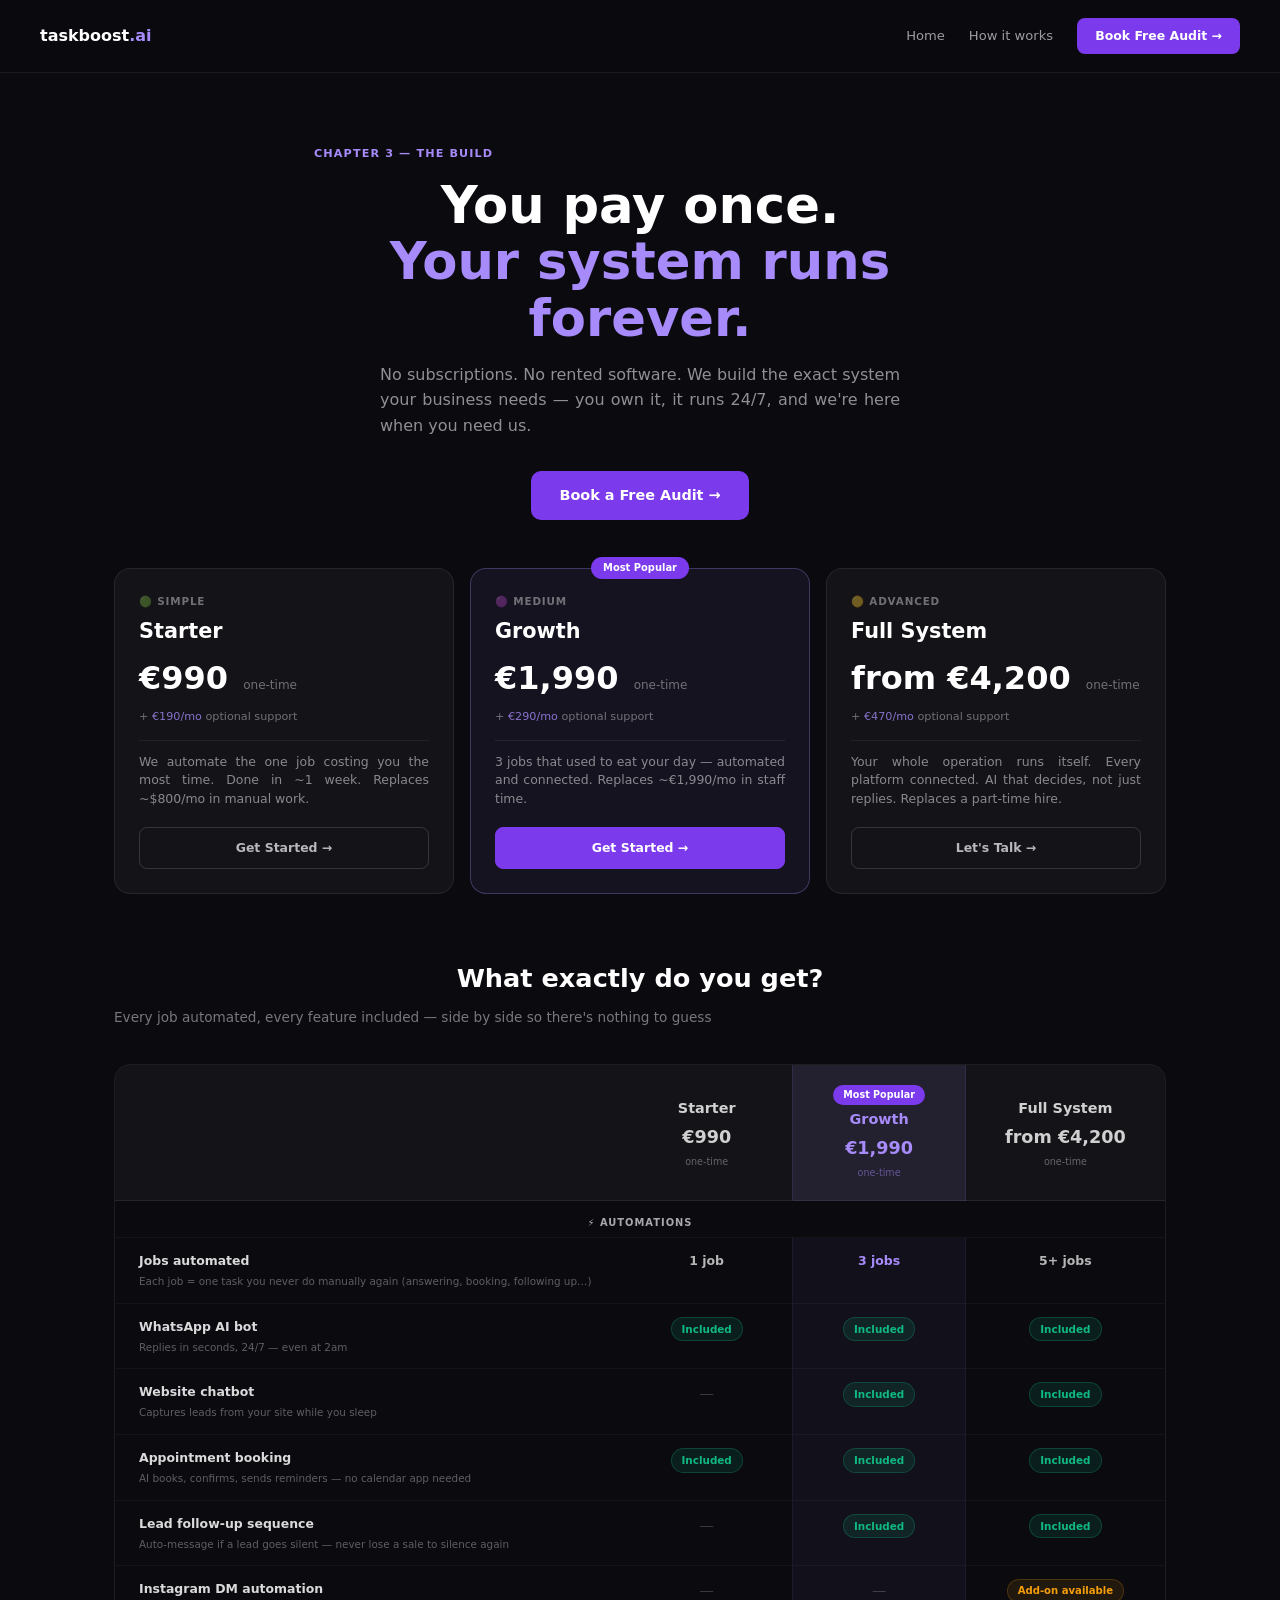
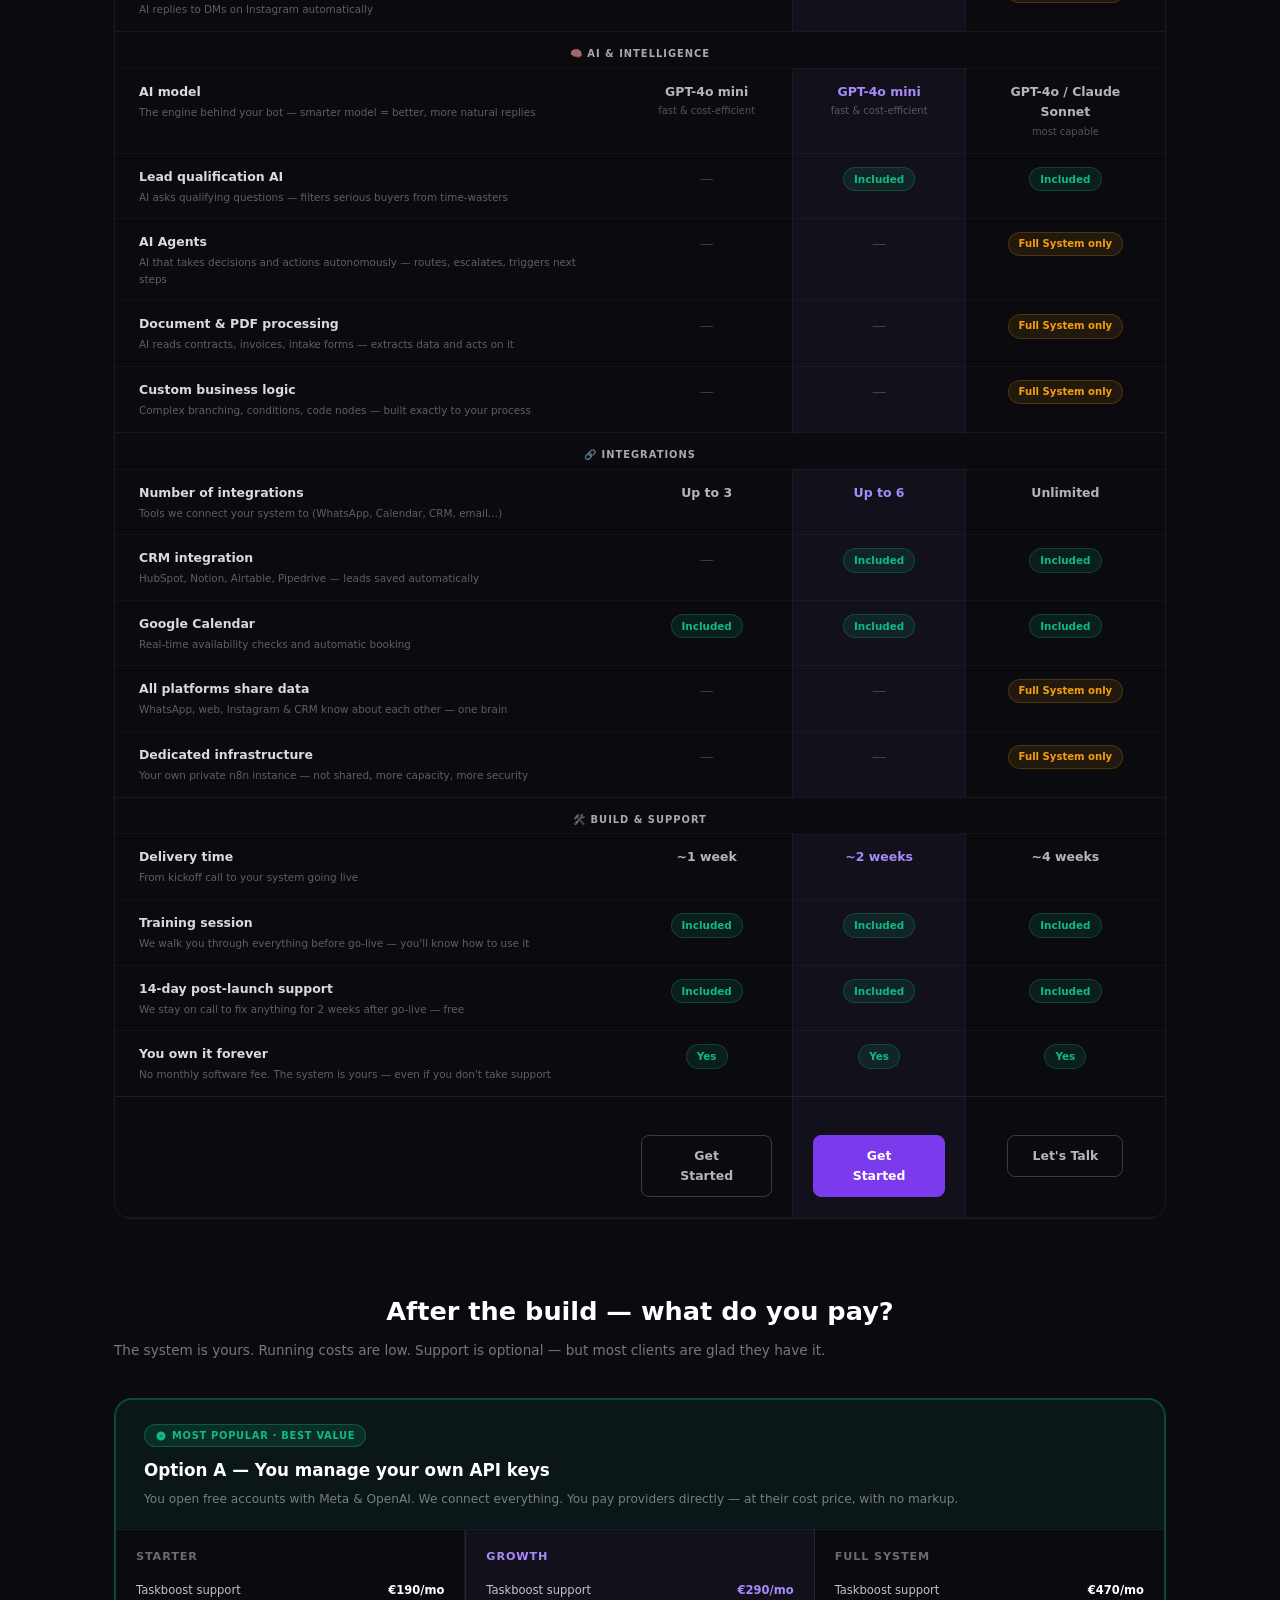
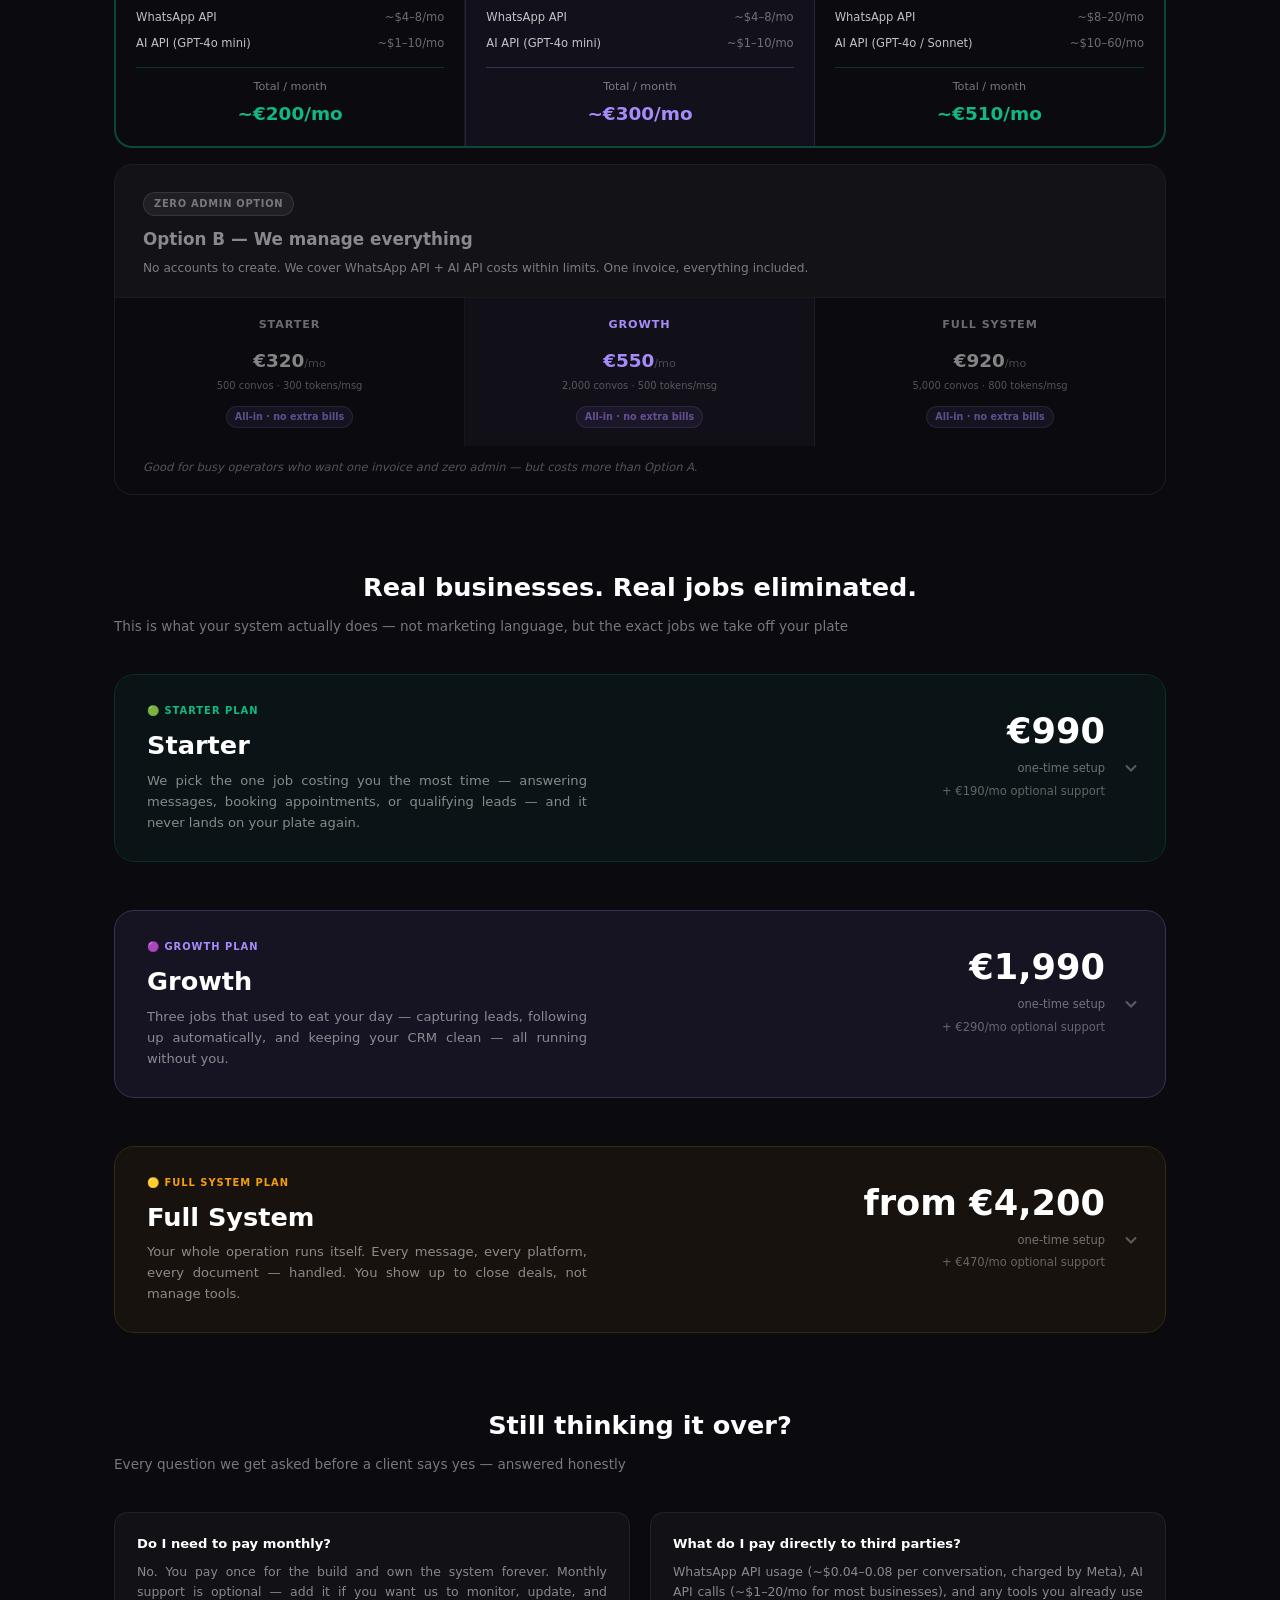
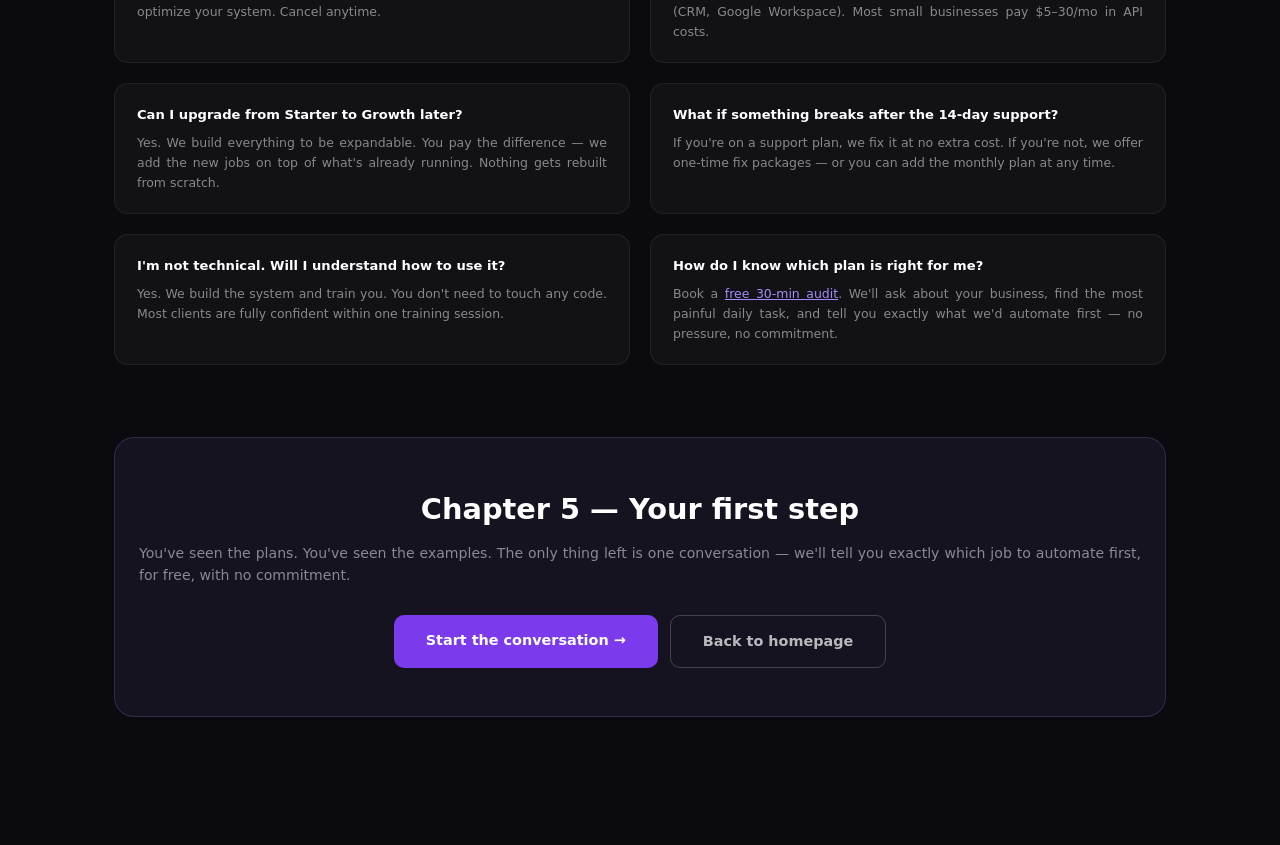
<file: compare.html>
<!DOCTYPE html>
<html lang="en">
<head>
  <meta charset="UTF-8" />
  <meta name="viewport" content="width=device-width, initial-scale=1.0" />
  <title>Compare Plans — Taskboost.ai</title>
  <meta name="description" content="See exactly what's included in each Taskboost.ai plan — with real examples for your business." />
  <link rel="stylesheet" href="style.css" />
  <style>
    /* ── Page base ── */
    *, *::before, *::after { box-sizing: border-box; margin: 0; padding: 0; }
    body { background: #0a0a0f; color: #e2e8f0; font-family: 'Inter', system-ui, sans-serif; line-height: 1.6; }
    a { color: inherit; text-decoration: none; }

    /* ── Nav ── */
    .cp-nav {
      display: flex;
      align-items: center;
      justify-content: space-between;
      padding: 18px 40px;
      border-bottom: 1px solid rgba(255,255,255,.07);
      position: sticky;
      top: 0;
      background: rgba(10,10,15,.95);
      backdrop-filter: blur(12px);
      z-index: 100;
    }
    .cp-logo { font-size: 1rem; font-weight: 800; color: #fff; }
    .cp-logo span { color: #a78bfa; }
    .cp-nav-links { display: flex; gap: 24px; align-items: center; }
    .cp-nav-links a { font-size: 0.82rem; color: rgba(255,255,255,.6); transition: color 0.2s; }
    .cp-nav-links a:hover { color: #fff; }
    .cp-nav-cta {
      background: #7c3aed;
      color: #fff !important;
      padding: 8px 18px;
      border-radius: 8px;
      font-weight: 700;
      font-size: 0.78rem !important;
    }

    /* ── Hero ── */
    .cp-hero {
      text-align: center;
      padding: 72px 24px 48px;
      max-width: 700px;
      margin: 0 auto;
    }
    .cp-label {
      font-size: 0.7rem;
      font-weight: 700;
      text-transform: uppercase;
      letter-spacing: 0.1em;
      color: #a78bfa;
      margin-bottom: 14px;
    }
    .cp-title {
      font-size: clamp(2rem, 5vw, 3.2rem);
      font-weight: 900;
      line-height: 1.1;
      color: #fff;
      margin-bottom: 16px;
    }
    .cp-title span { color: #a78bfa; }
    .cp-subtitle {
      font-size: 1rem;
      color: rgba(255,255,255,.55);
      max-width: 520px;
      margin: 0 auto 32px;
      line-height: 1.6;
    }
    .cp-hero-cta {
      display: inline-flex;
      align-items: center;
      gap: 8px;
      background: #7c3aed;
      color: #fff;
      padding: 13px 28px;
      border-radius: 10px;
      font-weight: 700;
      font-size: 0.9rem;
      transition: background 0.2s, transform 0.15s;
    }
    .cp-hero-cta:hover { background: #6d28d9; transform: translateY(-1px); }

    /* ── Section wrapper ── */
    .cp-section { max-width: 1100px; margin: 0 auto; padding: 0 24px 80px; }

    /* ── Plan cards strip ── */
    .cp-plan-strip {
      display: grid;
      grid-template-columns: repeat(3, 1fr);
      gap: 16px;
      margin-bottom: 64px;
    }
    .cp-plan-card {
      background: rgba(255,255,255,.04);
      border: 1px solid rgba(255,255,255,.08);
      border-radius: 16px;
      padding: 24px;
      position: relative;
      transition: border-color 0.2s;
    }
    .cp-plan-card:hover { border-color: rgba(255,255,255,.15); }
    .cp-plan-card.featured {
      background: rgba(167,139,250,.07);
      border-color: rgba(167,139,250,.3);
    }
    .cp-plan-card.featured::before {
      content: 'Most Popular';
      position: absolute;
      top: -12px;
      left: 50%;
      transform: translateX(-50%);
      background: #7c3aed;
      color: #fff;
      font-size: 0.62rem;
      font-weight: 700;
      padding: 3px 12px;
      border-radius: 50px;
      white-space: nowrap;
    }
    .cp-plan-tier {
      font-size: 0.65rem;
      font-weight: 700;
      text-transform: uppercase;
      letter-spacing: 0.08em;
      color: rgba(255,255,255,.4);
      margin-bottom: 6px;
    }
    .cp-plan-name { font-size: 1.3rem; font-weight: 900; color: #fff; margin-bottom: 4px; }
    .cp-plan-price { font-size: 2rem; font-weight: 900; color: #fff; }
    .cp-plan-price span { font-size: 0.75rem; font-weight: 500; color: rgba(255,255,255,.4); margin-left: 4px; }
    .cp-plan-support { font-size: 0.7rem; color: rgba(255,255,255,.4); margin-top: 4px; }
    .cp-plan-support em { color: rgba(167,139,250,.8); font-style: normal; }
    .cp-plan-tagline {
      margin-top: 14px;
      font-size: 0.78rem;
      color: rgba(255,255,255,.5);
      line-height: 1.5;
      border-top: 1px solid rgba(255,255,255,.07);
      padding-top: 12px;
    }
    .cp-plan-btn {
      display: block;
      text-align: center;
      margin-top: 18px;
      padding: 10px;
      border-radius: 8px;
      font-size: 0.78rem;
      font-weight: 700;
      border: 1px solid rgba(255,255,255,.15);
      color: rgba(255,255,255,.7);
      transition: all 0.2s;
    }
    .cp-plan-btn:hover { border-color: rgba(255,255,255,.4); color: #fff; }
    .cp-plan-btn.btn-purple {
      background: #7c3aed;
      border-color: #7c3aed;
      color: #fff;
    }
    .cp-plan-btn.btn-purple:hover { background: #6d28d9; }

    /* ── Section heading ── */
    .cp-section-heading {
      text-align: center;
      margin-bottom: 36px;
    }
    .cp-section-heading h2 {
      font-size: 1.6rem;
      font-weight: 900;
      color: #fff;
      margin-bottom: 8px;
    }
    .cp-section-heading p {
      font-size: 0.85rem;
      color: rgba(255,255,255,.45);
    }

    /* ── Plan detail blocks ── */
    .cp-plans-detail { display: flex; flex-direction: column; gap: 48px; margin-bottom: 72px; }

    .cp-plan-detail-card {
      border-radius: 20px;
      border: 1px solid rgba(255,255,255,.08);
      overflow: hidden;
    }
    .cp-plan-detail-card.starter { border-color: rgba(16,185,129,.2); }
    .cp-plan-detail-card.growth  { border-color: rgba(167,139,250,.3); }
    .cp-plan-detail-card.full    { border-color: rgba(245,158,11,.2); }

    .cp-plan-detail-header {
      padding: 28px 60px 28px 32px;
      display: flex;
      align-items: flex-start;
      justify-content: space-between;
      gap: 16px;
      flex-wrap: wrap;
      position: relative;
    }
    .starter .cp-plan-detail-header { background: rgba(16,185,129,.06); }
    .growth  .cp-plan-detail-header { background: rgba(167,139,250,.08); }
    .full    .cp-plan-detail-header { background: rgba(245,158,11,.06); }

    .cpd-title-block {}
    .cpd-tier-badge {
      font-size: 0.62rem;
      font-weight: 700;
      text-transform: uppercase;
      letter-spacing: 0.1em;
      margin-bottom: 6px;
    }
    .starter .cpd-tier-badge { color: #10b981; }
    .growth  .cpd-tier-badge { color: #a78bfa; }
    .full    .cpd-tier-badge { color: #f59e0b; }
    .cpd-plan-name { font-size: 1.6rem; font-weight: 900; color: #fff; }
    .cpd-plan-desc { font-size: 0.82rem; color: rgba(255,255,255,.5); margin-top: 4px; max-width: 440px; }

    .cpd-price-block { text-align: right; flex-shrink: 0; }
    .cpd-price { font-size: 2.2rem; font-weight: 900; color: #fff; }
    .cpd-price-tag { font-size: 0.72rem; color: rgba(255,255,255,.4); }
    .cpd-support { font-size: 0.72rem; margin-top: 4px; color: rgba(255,255,255,.35); }

    .cp-plan-detail-body { padding: 32px; display: grid; grid-template-columns: 1fr 1fr; gap: 32px; }

    /* Includes list */
    .cpd-includes h3 {
      font-size: 0.7rem;
      font-weight: 700;
      text-transform: uppercase;
      letter-spacing: 0.08em;
      color: rgba(255,255,255,.35);
      margin-bottom: 14px;
    }
    .cpd-includes ul { list-style: none; display: flex; flex-direction: column; gap: 10px; }
    .cpd-includes li { display: flex; gap: 10px; align-items: flex-start; }
    .cpd-includes li .icon { flex-shrink: 0; margin-top: 2px; }
    .cpd-includes li .text { font-size: 0.8rem; color: rgba(255,255,255,.75); }
    .cpd-includes li .text strong { color: #fff; display: block; margin-bottom: 1px; }

    /* Examples */
    .cpd-examples h3 {
      font-size: 0.7rem;
      font-weight: 700;
      text-transform: uppercase;
      letter-spacing: 0.08em;
      color: rgba(255,255,255,.35);
      margin-bottom: 14px;
    }
    .example-card {
      background: rgba(255,255,255,.03);
      border: 1px solid rgba(255,255,255,.07);
      border-radius: 12px;
      padding: 16px;
      margin-bottom: 12px;
    }
    .example-card:last-child { margin-bottom: 0; }
    .example-industry {
      font-size: 0.65rem;
      font-weight: 700;
      text-transform: uppercase;
      letter-spacing: 0.07em;
      margin-bottom: 6px;
    }
    .starter .example-industry { color: #10b981; }
    .growth  .example-industry { color: #a78bfa; }
    .full    .example-industry { color: #f59e0b; }
    .example-scenario {
      font-size: 0.78rem;
      color: rgba(255,255,255,.7);
      line-height: 1.5;
    }
    .example-scenario strong { color: #fff; }
    .example-flow {
      margin-top: 8px;
      display: flex;
      flex-wrap: wrap;
      gap: 4px;
      align-items: center;
    }
    .flow-step {
      font-size: 0.63rem;
      background: rgba(255,255,255,.06);
      border-radius: 6px;
      padding: 3px 8px;
      color: rgba(255,255,255,.5);
      white-space: nowrap;
    }
    .flow-arrow { font-size: 0.6rem; color: rgba(255,255,255,.2); }

    /* ── Full comparison table ── */
    .cp-full-table-wrap {
      overflow-x: auto;
      border-radius: 16px;
      border: 1px solid rgba(255,255,255,.08);
      margin-bottom: 72px;
    }
    .cp-full-table {
      width: 100%;
      border-collapse: collapse;
      font-size: 0.8rem;
    }
    .cp-full-table thead tr {
      background: rgba(255,255,255,.04);
    }
    .cp-full-table th {
      padding: 20px 18px;
      text-align: center;
      font-weight: 800;
      color: rgba(255,255,255,.8);
      border-bottom: 1px solid rgba(255,255,255,.08);
    }
    .cft-feature-col {
      text-align: left !important;
      min-width: 220px;
      padding-left: 24px !important;
    }
    .cft-th-growth {
      background: rgba(167,139,250,.1);
      color: #a78bfa !important;
      border-left: 1px solid rgba(167,139,250,.2);
      border-right: 1px solid rgba(167,139,250,.2);
    }
    .cft-cat-row td {
      padding: 14px 24px 6px !important;
      background: transparent !important;
    }
    .cft-cat-label {
      font-size: 0.62rem;
      font-weight: 800;
      text-transform: uppercase;
      letter-spacing: 0.1em;
      color: rgba(255,255,255,.3);
      border-top: 1px solid rgba(255,255,255,.06) !important;
    }
    .cp-full-table tbody tr {
      border-bottom: 1px solid rgba(255,255,255,.04);
      transition: background 0.15s;
    }
    .cp-full-table tbody tr:hover { background: rgba(255,255,255,.02); }
    .cp-full-table td {
      padding: 13px 18px;
      text-align: center;
      color: rgba(255,255,255,.65);
      vertical-align: top;
    }
    .cft-td-growth {
      background: rgba(167,139,250,.05);
      border-left: 1px solid rgba(167,139,250,.12);
      border-right: 1px solid rgba(167,139,250,.12);
    }
    .cft-feature-name { display: block; font-weight: 600; color: rgba(255,255,255,.85); font-size: 0.78rem; }
    .cft-feature-desc { display: block; font-size: 0.65rem; color: rgba(255,255,255,.35); margin-top: 2px; }

    /* badges */
    .badge-yes  { display:inline-block; background:rgba(16,185,129,.12); color:#10b981; border:1px solid rgba(16,185,129,.25); font-size:0.65rem; font-weight:700; padding:3px 10px; border-radius:50px; }
    .badge-no   { color: rgba(255,255,255,.2); font-size: 0.9rem; }
    .badge-gold { display:inline-block; background:rgba(245,158,11,.1); color:#f59e0b; border:1px solid rgba(245,158,11,.2); font-size:0.63rem; font-weight:700; padding:3px 10px; border-radius:50px; white-space:nowrap; }
    .badge-val  { font-size:0.78rem; font-weight:600; color:rgba(255,255,255,.7); }
    .badge-val small { display:block; font-size:0.62rem; font-weight:400; color:rgba(255,255,255,.3); margin-top:1px; }
    .badge-val-purple { color: #a78bfa !important; }
    .cft-cta td { padding: 20px !important; border-top: 1px solid rgba(255,255,255,.08) !important; }

    /* ── FAQ ── */
    .cp-faq { margin-bottom: 72px; }
    .cp-faq-grid { display: grid; grid-template-columns: 1fr 1fr; gap: 20px; }
    .faq-item {
      background: rgba(255,255,255,.03);
      border: 1px solid rgba(255,255,255,.07);
      border-radius: 14px;
      padding: 20px 22px;
    }
    .faq-q { font-size: 0.82rem; font-weight: 700; color: #fff; margin-bottom: 8px; }
    .faq-a { font-size: 0.78rem; color: rgba(255,255,255,.5); line-height: 1.6; }
    .faq-a a { color: #a78bfa; text-decoration: underline; }

    /* ── Footer CTA ── */
    .cp-footer-cta {
      text-align: center;
      background: rgba(167,139,250,.07);
      border: 1px solid rgba(167,139,250,.2);
      border-radius: 20px;
      padding: 48px 24px;
      margin-bottom: 48px;
    }
    .cp-footer-cta h2 { font-size: 1.8rem; font-weight: 900; color: #fff; margin-bottom: 10px; }
    .cp-footer-cta p { font-size: 0.88rem; color: rgba(255,255,255,.5); margin-bottom: 28px; }
    .cp-footer-cta-btns { display: flex; gap: 12px; justify-content: center; flex-wrap: wrap; }
    .btn-cta-primary { background: #7c3aed; color: #fff; padding: 14px 32px; border-radius: 10px; font-weight: 700; font-size: 0.9rem; transition: background 0.2s; }
    .btn-cta-primary:hover { background: #6d28d9; }
    .btn-cta-ghost { border: 1px solid rgba(255,255,255,.2); color: rgba(255,255,255,.7); padding: 14px 32px; border-radius: 10px; font-weight: 600; font-size: 0.9rem; transition: all 0.2s; }
    .btn-cta-ghost:hover { border-color: rgba(255,255,255,.5); color: #fff; }

    /* ── Responsive ── */
    @media (max-width: 768px) {
      .cp-plan-strip { grid-template-columns: 1fr; }
      .cp-plan-detail-body { grid-template-columns: 1fr; }
      .cp-faq-grid { grid-template-columns: 1fr; }
      .cp-nav { padding: 16px 20px; }
      .cp-nav-links { display: none; }
      .cpd-price-block { text-align: left; }
      .cp-plan-detail-header { flex-direction: column; }
    }
  </style>
</head>
<body>

  <!-- Nav -->
  <nav class="cp-nav">
    <a href="index.html" class="cp-logo">taskboost<span>.ai</span></a>
    <div class="cp-nav-links">
      <a href="index.html">Home</a>
      <a href="index.html#how-it-works">How it works</a>
      <a href="index.html#contact" class="cp-nav-cta">Book Free Audit →</a>
    </div>
  </nav>

  <!-- Hero -->
  <div class="cp-hero">
    <p class="cp-label">Chapter 3 — The build</p>
    <h1 class="cp-title">You pay once.<br /><span>Your system runs forever.</span></h1>
    <p class="cp-subtitle">No subscriptions. No rented software. We build the exact system your business needs — you own it, it runs 24/7, and we're here when you need us.</p>
    <a href="index.html#contact" class="cp-hero-cta">Book a Free Audit →</a>
  </div>

  <div class="cp-section">

    <!-- Plan cards strip -->
    <div class="cp-plan-strip">
      <div class="cp-plan-card">
        <div class="cp-plan-tier">🟢 Simple</div>
        <div class="cp-plan-name">Starter</div>
        <div class="cp-plan-price">€990 <span>one-time</span></div>
        <div class="cp-plan-support">+ <em>€190/mo</em> optional support</div>
        <p class="cp-plan-tagline">We automate the one job costing you the most time. Done in ~1 week. Replaces ~$800/mo in manual work.</p>
        <a href="index.html#contact" class="cp-plan-btn">Get Started →</a>
      </div>
      <div class="cp-plan-card featured">
        <div class="cp-plan-tier">🟣 Medium</div>
        <div class="cp-plan-name">Growth</div>
        <div class="cp-plan-price">€1,990 <span>one-time</span></div>
        <div class="cp-plan-support">+ <em>€290/mo</em> optional support</div>
        <p class="cp-plan-tagline">3 jobs that used to eat your day — automated and connected. Replaces ~€1,990/mo in staff time.</p>
        <a href="index.html#contact" class="cp-plan-btn btn-purple">Get Started →</a>
      </div>
      <div class="cp-plan-card">
        <div class="cp-plan-tier">🟡 Advanced</div>
        <div class="cp-plan-name">Full System</div>
        <div class="cp-plan-price">from €4,200 <span>one-time</span></div>
        <div class="cp-plan-support">+ <em>€470/mo</em> optional support</div>
        <p class="cp-plan-tagline">Your whole operation runs itself. Every platform connected. AI that decides, not just replies. Replaces a part-time hire.</p>
        <a href="index.html#contact" class="cp-plan-btn">Let's Talk →</a>
      </div>
    </div>

    <!-- ────────────────────────────────
         FULL COMPARISON TABLE
    ──────────────────────────────── -->
    <div class="cp-section-heading" id="compare">
      <h2>What exactly do you get?</h2>
      <p>Every job automated, every feature included — side by side so there's nothing to guess</p>
    </div>

    <div class="cp-full-table-wrap">
      <table class="cp-full-table">
        <thead>
          <tr>
            <th class="cft-feature-col"></th>
            <th>
              <div style="display:flex;flex-direction:column;align-items:center;gap:3px;">
                <span style="font-size:0.9rem;">Starter</span>
                <span style="font-size:1.1rem;font-weight:900;">€990</span>
                <span style="font-size:0.6rem;color:rgba(255,255,255,.35);font-weight:500;">one-time</span>
              </div>
            </th>
            <th class="cft-th-growth">
              <div style="display:flex;flex-direction:column;align-items:center;gap:3px;">
                <span style="font-size:0.6rem;background:#7c3aed;color:#fff;padding:2px 10px;border-radius:50px;font-weight:700;">Most Popular</span>
                <span style="font-size:0.9rem;">Growth</span>
                <span style="font-size:1.1rem;font-weight:900;">€1,990</span>
                <span style="font-size:0.6rem;color:rgba(167,139,250,.5);font-weight:500;">one-time</span>
              </div>
            </th>
            <th>
              <div style="display:flex;flex-direction:column;align-items:center;gap:3px;">
                <span style="font-size:0.9rem;">Full System</span>
                <span style="font-size:1.1rem;font-weight:900;">from €4,200</span>
                <span style="font-size:0.6rem;color:rgba(255,255,255,.35);font-weight:500;">one-time</span>
              </div>
            </th>
          </tr>
        </thead>
        <tbody>

          <!-- Automations -->
          <tr class="cft-cat-row"><td colspan="4" class="cft-cat-label">⚡ Automations</td></tr>
          <tr>
            <td class="cft-feature-col"><span class="cft-feature-name">Jobs automated</span><span class="cft-feature-desc">Each job = one task you never do manually again (answering, booking, following up…)</span></td>
            <td><span class="badge-val">1 job</span></td>
            <td class="cft-td-growth"><span class="badge-val badge-val-purple">3 jobs</span></td>
            <td><span class="badge-val">5+ jobs</span></td>
          </tr>
          <tr>
            <td class="cft-feature-col"><span class="cft-feature-name">WhatsApp AI bot</span><span class="cft-feature-desc">Replies in seconds, 24/7 — even at 2am</span></td>
            <td><span class="badge-yes">Included</span></td>
            <td class="cft-td-growth"><span class="badge-yes">Included</span></td>
            <td><span class="badge-yes">Included</span></td>
          </tr>
          <tr>
            <td class="cft-feature-col"><span class="cft-feature-name">Website chatbot</span><span class="cft-feature-desc">Captures leads from your site while you sleep</span></td>
            <td><span class="badge-no">—</span></td>
            <td class="cft-td-growth"><span class="badge-yes">Included</span></td>
            <td><span class="badge-yes">Included</span></td>
          </tr>
          <tr>
            <td class="cft-feature-col"><span class="cft-feature-name">Appointment booking</span><span class="cft-feature-desc">AI books, confirms, sends reminders — no calendar app needed</span></td>
            <td><span class="badge-yes">Included</span></td>
            <td class="cft-td-growth"><span class="badge-yes">Included</span></td>
            <td><span class="badge-yes">Included</span></td>
          </tr>
          <tr>
            <td class="cft-feature-col"><span class="cft-feature-name">Lead follow-up sequence</span><span class="cft-feature-desc">Auto-message if a lead goes silent — never lose a sale to silence again</span></td>
            <td><span class="badge-no">—</span></td>
            <td class="cft-td-growth"><span class="badge-yes">Included</span></td>
            <td><span class="badge-yes">Included</span></td>
          </tr>
          <tr>
            <td class="cft-feature-col"><span class="cft-feature-name">Instagram DM automation</span><span class="cft-feature-desc">AI replies to DMs on Instagram automatically</span></td>
            <td><span class="badge-no">—</span></td>
            <td class="cft-td-growth"><span class="badge-no">—</span></td>
            <td><span class="badge-gold">Add-on available</span></td>
          </tr>

          <!-- AI & Intelligence -->
          <tr class="cft-cat-row"><td colspan="4" class="cft-cat-label">🧠 AI & Intelligence</td></tr>
          <tr>
            <td class="cft-feature-col"><span class="cft-feature-name">AI model</span><span class="cft-feature-desc">The engine behind your bot — smarter model = better, more natural replies</span></td>
            <td><span class="badge-val">GPT-4o mini<small>fast & cost-efficient</small></span></td>
            <td class="cft-td-growth"><span class="badge-val badge-val-purple">GPT-4o mini<small>fast & cost-efficient</small></span></td>
            <td><span class="badge-val">GPT-4o / Claude Sonnet<small>most capable</small></span></td>
          </tr>
          <tr>
            <td class="cft-feature-col"><span class="cft-feature-name">Lead qualification AI</span><span class="cft-feature-desc">AI asks qualifying questions — filters serious buyers from time-wasters</span></td>
            <td><span class="badge-no">—</span></td>
            <td class="cft-td-growth"><span class="badge-yes">Included</span></td>
            <td><span class="badge-yes">Included</span></td>
          </tr>
          <tr>
            <td class="cft-feature-col"><span class="cft-feature-name">AI Agents</span><span class="cft-feature-desc">AI that takes decisions and actions autonomously — routes, escalates, triggers next steps</span></td>
            <td><span class="badge-no">—</span></td>
            <td class="cft-td-growth"><span class="badge-no">—</span></td>
            <td><span class="badge-gold">Full System only</span></td>
          </tr>
          <tr>
            <td class="cft-feature-col"><span class="cft-feature-name">Document & PDF processing</span><span class="cft-feature-desc">AI reads contracts, invoices, intake forms — extracts data and acts on it</span></td>
            <td><span class="badge-no">—</span></td>
            <td class="cft-td-growth"><span class="badge-no">—</span></td>
            <td><span class="badge-gold">Full System only</span></td>
          </tr>
          <tr>
            <td class="cft-feature-col"><span class="cft-feature-name">Custom business logic</span><span class="cft-feature-desc">Complex branching, conditions, code nodes — built exactly to your process</span></td>
            <td><span class="badge-no">—</span></td>
            <td class="cft-td-growth"><span class="badge-no">—</span></td>
            <td><span class="badge-gold">Full System only</span></td>
          </tr>

          <!-- Integrations -->
          <tr class="cft-cat-row"><td colspan="4" class="cft-cat-label">🔗 Integrations</td></tr>
          <tr>
            <td class="cft-feature-col"><span class="cft-feature-name">Number of integrations</span><span class="cft-feature-desc">Tools we connect your system to (WhatsApp, Calendar, CRM, email…)</span></td>
            <td><span class="badge-val">Up to 3</span></td>
            <td class="cft-td-growth"><span class="badge-val badge-val-purple">Up to 6</span></td>
            <td><span class="badge-val">Unlimited</span></td>
          </tr>
          <tr>
            <td class="cft-feature-col"><span class="cft-feature-name">CRM integration</span><span class="cft-feature-desc">HubSpot, Notion, Airtable, Pipedrive — leads saved automatically</span></td>
            <td><span class="badge-no">—</span></td>
            <td class="cft-td-growth"><span class="badge-yes">Included</span></td>
            <td><span class="badge-yes">Included</span></td>
          </tr>
          <tr>
            <td class="cft-feature-col"><span class="cft-feature-name">Google Calendar</span><span class="cft-feature-desc">Real-time availability checks and automatic booking</span></td>
            <td><span class="badge-yes">Included</span></td>
            <td class="cft-td-growth"><span class="badge-yes">Included</span></td>
            <td><span class="badge-yes">Included</span></td>
          </tr>
          <tr>
            <td class="cft-feature-col"><span class="cft-feature-name">All platforms share data</span><span class="cft-feature-desc">WhatsApp, web, Instagram & CRM know about each other — one brain</span></td>
            <td><span class="badge-no">—</span></td>
            <td class="cft-td-growth"><span class="badge-no">—</span></td>
            <td><span class="badge-gold">Full System only</span></td>
          </tr>
          <tr>
            <td class="cft-feature-col"><span class="cft-feature-name">Dedicated infrastructure</span><span class="cft-feature-desc">Your own private n8n instance — not shared, more capacity, more security</span></td>
            <td><span class="badge-no">—</span></td>
            <td class="cft-td-growth"><span class="badge-no">—</span></td>
            <td><span class="badge-gold">Full System only</span></td>
          </tr>

          <!-- Support & Delivery -->
          <tr class="cft-cat-row"><td colspan="4" class="cft-cat-label">🛠️ Build & Support</td></tr>
          <tr>
            <td class="cft-feature-col"><span class="cft-feature-name">Delivery time</span><span class="cft-feature-desc">From kickoff call to your system going live</span></td>
            <td><span class="badge-val">~1 week</span></td>
            <td class="cft-td-growth"><span class="badge-val badge-val-purple">~2 weeks</span></td>
            <td><span class="badge-val">~4 weeks</span></td>
          </tr>
          <tr>
            <td class="cft-feature-col"><span class="cft-feature-name">Training session</span><span class="cft-feature-desc">We walk you through everything before go-live — you'll know how to use it</span></td>
            <td><span class="badge-yes">Included</span></td>
            <td class="cft-td-growth"><span class="badge-yes">Included</span></td>
            <td><span class="badge-yes">Included</span></td>
          </tr>
          <tr>
            <td class="cft-feature-col"><span class="cft-feature-name">14-day post-launch support</span><span class="cft-feature-desc">We stay on call to fix anything for 2 weeks after go-live — free</span></td>
            <td><span class="badge-yes">Included</span></td>
            <td class="cft-td-growth"><span class="badge-yes">Included</span></td>
            <td><span class="badge-yes">Included</span></td>
          </tr>
          <tr>
            <td class="cft-feature-col"><span class="cft-feature-name">You own it forever</span><span class="cft-feature-desc">No monthly software fee. The system is yours — even if you don't take support</span></td>
            <td><span class="badge-yes">Yes</span></td>
            <td class="cft-td-growth"><span class="badge-yes">Yes</span></td>
            <td><span class="badge-yes">Yes</span></td>
          </tr>

          <!-- CTA row -->
          <tr class="cft-cta">
            <td class="cft-feature-col"></td>
            <td><a href="index.html#contact" class="cp-plan-btn" style="display:inline-block;padding:10px 24px;border-radius:8px;font-size:0.78rem;font-weight:700;border:1px solid rgba(255,255,255,.2);color:rgba(255,255,255,.7);transition:all .2s;">Get Started</a></td>
            <td class="cft-td-growth"><a href="index.html#contact" class="cp-plan-btn btn-purple" style="display:inline-block;padding:10px 24px;border-radius:8px;font-size:0.78rem;font-weight:700;background:#7c3aed;border:1px solid #7c3aed;color:#fff;transition:all .2s;">Get Started</a></td>
            <td><a href="index.html#contact" class="cp-plan-btn" style="display:inline-block;padding:10px 24px;border-radius:8px;font-size:0.78rem;font-weight:700;border:1px solid rgba(255,255,255,.2);color:rgba(255,255,255,.7);transition:all .2s;">Let's Talk</a></td>
          </tr>

        </tbody>
      </table>
    </div>

    <!-- ────────────────────────────────
         MONTHLY COST COMPARISON
    ──────────────────────────────── -->
    <div class="cp-section-heading">
      <h2>After the build — what do you pay?</h2>
      <p>The system is yours. Running costs are low. Support is optional — but most clients are glad they have it.</p>
    </div>

    <div class="monthly-cost-wrap">

      <!-- OPTION A -->
      <div class="mc-option mc-option-a">
        <div class="mc-option-header">
          <div class="mc-badge mc-badge-green">
            <svg width="12" height="12" viewBox="0 0 24 24" fill="currentColor"><path d="M9 12l2 2 4-4m6 2a9 9 0 11-18 0 9 9 0 0118 0z"/></svg>
            Most popular · Best value
          </div>
          <h3 class="mc-title">Option A — You manage your own API keys</h3>
          <p class="mc-desc">You open free accounts with Meta &amp; OpenAI. We connect everything. You pay providers directly — at their cost price, with no markup.</p>
        </div>
        <div class="mc-plans">
          <div class="mc-plan">
            <div class="mc-plan-name">Starter</div>
            <div class="mc-row"><span>Taskboost support</span><span>€190/mo</span></div>
            <div class="mc-row mc-dim"><span>WhatsApp API</span><span>~$4–8/mo</span></div>
            <div class="mc-row mc-dim"><span>AI API (GPT-4o mini)</span><span>~$1–10/mo</span></div>
            <div class="mc-total"><span>Total / month</span><span class="mc-total-num">~€200/mo</span></div>
          </div>
          <div class="mc-plan mc-plan-featured">
            <div class="mc-plan-name mc-plan-name-purple">Growth</div>
            <div class="mc-row"><span>Taskboost support</span><span class="mc-purple">€290/mo</span></div>
            <div class="mc-row mc-dim"><span>WhatsApp API</span><span>~$4–8/mo</span></div>
            <div class="mc-row mc-dim"><span>AI API (GPT-4o mini)</span><span>~$1–10/mo</span></div>
            <div class="mc-total mc-total-purple"><span>Total / month</span><span class="mc-total-num">~€300/mo</span></div>
          </div>
          <div class="mc-plan">
            <div class="mc-plan-name">Full System</div>
            <div class="mc-row"><span>Taskboost support</span><span>€470/mo</span></div>
            <div class="mc-row mc-dim"><span>WhatsApp API</span><span>~$8–20/mo</span></div>
            <div class="mc-row mc-dim"><span>AI API (GPT-4o / Sonnet)</span><span>~$10–60/mo</span></div>
            <div class="mc-total"><span>Total / month</span><span class="mc-total-num">~€510/mo</span></div>
          </div>
        </div>
      </div>

      <!-- OPTION B -->
      <div class="mc-option mc-option-b">
        <div class="mc-option-header">
          <div class="mc-badge mc-badge-grey">Zero admin option</div>
          <h3 class="mc-title mc-title-dim">Option B — We manage everything</h3>
          <p class="mc-desc">No accounts to create. We cover WhatsApp API + AI API costs within limits. One invoice, everything included.</p>
        </div>
        <div class="mc-plans mc-plans-b">
          <div class="mc-plan-b">
            <div class="mc-plan-name">Starter</div>
            <div class="mc-plan-b-price">€320<span>/mo</span></div>
            <div class="mc-plan-b-limits">500 convos · 300 tokens/msg</div>
            <div class="mc-plan-b-tag">All-in · no extra bills</div>
          </div>
          <div class="mc-plan-b mc-plan-b-featured">
            <div class="mc-plan-name mc-plan-name-purple">Growth</div>
            <div class="mc-plan-b-price mc-purple">€550<span>/mo</span></div>
            <div class="mc-plan-b-limits">2,000 convos · 500 tokens/msg</div>
            <div class="mc-plan-b-tag">All-in · no extra bills</div>
          </div>
          <div class="mc-plan-b">
            <div class="mc-plan-name">Full System</div>
            <div class="mc-plan-b-price">€920<span>/mo</span></div>
            <div class="mc-plan-b-limits">5,000 convos · 800 tokens/msg</div>
            <div class="mc-plan-b-tag">All-in · no extra bills</div>
          </div>
        </div>
        <p class="mc-option-b-note">Good for busy operators who want one invoice and zero admin — but costs more than Option A.</p>
      </div>

    </div>

    <!-- ────────────────────────────────
         PLAN DETAIL BLOCKS
    ──────────────────────────────── -->
    <div class="cp-section-heading">
      <h2>Real businesses. Real jobs eliminated.</h2>
      <p>This is what your system actually does — not marketing language, but the exact jobs we take off your plate</p>
    </div>

    <div class="cp-plans-detail">

      <!-- ── STARTER ── -->
      <div class="cp-plan-detail-card starter">
        <div class="cp-plan-detail-header cpd-toggle" onclick="togglePlan(this)">
          <div class="cpd-title-block">
            <div class="cpd-tier-badge">🟢 Starter Plan</div>
            <div class="cpd-plan-name">Starter</div>
            <p class="cpd-plan-desc">We pick the one job costing you the most time — answering messages, booking appointments, or qualifying leads — and it never lands on your plate again.</p>
          </div>
          <div class="cpd-price-block">
            <div class="cpd-price">€990</div>
            <div class="cpd-price-tag">one-time setup</div>
            <div class="cpd-support">+ €190/mo optional support</div>
          </div>
          <div class="cpd-chevron"><svg width="20" height="20" viewBox="0 0 24 24" fill="none" stroke="currentColor" stroke-width="2.5"><path d="M6 9l6 6 6-6"/></svg></div>
        </div>
        <div class="cp-plan-detail-body cpd-body">
          <div class="cpd-includes">
            <h3>What's included</h3>
            <ul>
              <li>
                <span class="icon"><svg width="16" height="16" viewBox="0 0 24 24" fill="#10b981"><path d="M9 12l2 2 4-4m6 2a9 9 0 11-18 0 9 9 0 0118 0z"/></svg></span>
                <span class="text"><strong>1 job automated</strong>Your choice: WhatsApp bot OR website chatbot — built around your most urgent need</span>
              </li>
              <li>
                <span class="icon"><svg width="16" height="16" viewBox="0 0 24 24" fill="#10b981"><path d="M9 12l2 2 4-4m6 2a9 9 0 11-18 0 9 9 0 0118 0z"/></svg></span>
                <span class="text"><strong>AI-powered responses (GPT-4o mini)</strong>Answers customer questions instantly, 24/7 — even when you're sleeping or with another client</span>
              </li>
              <li>
                <span class="icon"><svg width="16" height="16" viewBox="0 0 24 24" fill="#10b981"><path d="M9 12l2 2 4-4m6 2a9 9 0 11-18 0 9 9 0 0118 0z"/></svg></span>
                <span class="text"><strong>Appointment booking via Google Calendar</strong>AI books the slot, sends confirmation, adds a reminder — zero manual work</span>
              </li>
              <li>
                <span class="icon"><svg width="16" height="16" viewBox="0 0 24 24" fill="#10b981"><path d="M9 12l2 2 4-4m6 2a9 9 0 11-18 0 9 9 0 0118 0z"/></svg></span>
                <span class="text"><strong>Up to 3 integrations</strong>We connect your bot to existing tools: WhatsApp Business, Google Calendar, email notifications</span>
              </li>
              <li>
                <span class="icon"><svg width="16" height="16" viewBox="0 0 24 24" fill="#10b981"><path d="M9 12l2 2 4-4m6 2a9 9 0 11-18 0 9 9 0 0118 0z"/></svg></span>
                <span class="text"><strong>Training session + 14-day support</strong>We walk you through the system and stay on call for 2 weeks after go-live</span>
              </li>
              <li>
                <span class="icon"><svg width="16" height="16" viewBox="0 0 24 24" fill="#10b981"><path d="M9 12l2 2 4-4m6 2a9 9 0 11-18 0 9 9 0 0118 0z"/></svg></span>
                <span class="text"><strong>Delivered in ~1 week</strong>From kickoff call to live system — fast results</span>
              </li>
            </ul>
          </div>
          <div class="cpd-examples">
            <h3>Real examples</h3>
            <div class="example-card">
              <div class="example-industry">🏥 Clinic / Doctor's Office</div>
              <p class="example-scenario"><strong>Problem:</strong> Receptionist spends 2 hours/day answering "Do you have availability on Thursday?" via WhatsApp.</p>
              <p class="example-scenario" style="margin-top:6px;"><strong>What we build:</strong> A WhatsApp bot that checks your Google Calendar, answers availability questions, and books confirmed appointments automatically.</p>
              <div class="example-flow">
                <span class="flow-step">Patient sends WhatsApp</span>
                <span class="flow-arrow">→</span>
                <span class="flow-step">AI reads message</span>
                <span class="flow-arrow">→</span>
                <span class="flow-step">Checks calendar</span>
                <span class="flow-arrow">→</span>
                <span class="flow-step">Books slot</span>
                <span class="flow-arrow">→</span>
                <span class="flow-step">Sends confirmation</span>
              </div>
            </div>
            <div class="example-card">
              <div class="example-industry">🍽️ Restaurant</div>
              <p class="example-scenario"><strong>Problem:</strong> Table reservation requests flood in via Instagram, WhatsApp, and email — all handled manually.</p>
              <p class="example-scenario" style="margin-top:6px;"><strong>What we build:</strong> Website chatbot that handles reservation requests, confirms time slots, and sends a reminder 2 hours before.</p>
              <div class="example-flow">
                <span class="flow-step">Customer fills chat form</span>
                <span class="flow-arrow">→</span>
                <span class="flow-step">AI checks availability</span>
                <span class="flow-arrow">→</span>
                <span class="flow-step">Confirms via WhatsApp</span>
                <span class="flow-arrow">→</span>
                <span class="flow-step">Reminder sent</span>
              </div>
            </div>
            <div class="example-card">
              <div class="example-industry">💅 Beauty Salon / Barbershop</div>
              <p class="example-scenario"><strong>What we build:</strong> WhatsApp booking bot. Client sends "I want a haircut Saturday at 3pm" — bot checks availability, books it, and sends a Google Calendar invite to both parties.</p>
            </div>
          </div>
        </div>
      </div>

      <!-- ── GROWTH ── -->
      <div class="cp-plan-detail-card growth">
        <div class="cp-plan-detail-header cpd-toggle" onclick="togglePlan(this)">
          <div class="cpd-title-block">
            <div class="cpd-tier-badge">🟣 Growth Plan</div>
            <div class="cpd-plan-name">Growth</div>
            <p class="cpd-plan-desc">Three jobs that used to eat your day — capturing leads, following up automatically, and keeping your CRM clean — all running without you.</p>
          </div>
          <div class="cpd-price-block">
            <div class="cpd-price">€1,990</div>
            <div class="cpd-price-tag">one-time setup</div>
            <div class="cpd-support">+ €290/mo optional support</div>
          </div>
          <div class="cpd-chevron"><svg width="20" height="20" viewBox="0 0 24 24" fill="none" stroke="currentColor" stroke-width="2.5"><path d="M6 9l6 6 6-6"/></svg></div>
        </div>
        <div class="cp-plan-detail-body cpd-body">
          <div class="cpd-includes">
            <h3>What's included</h3>
            <ul>
              <li>
                <span class="icon"><svg width="16" height="16" viewBox="0 0 24 24" fill="#a78bfa"><path d="M9 12l2 2 4-4m6 2a9 9 0 11-18 0 9 9 0 0118 0z"/></svg></span>
                <span class="text"><strong>3 jobs automated</strong>WhatsApp bot + website chatbot + lead follow-up — working together as one system</span>
              </li>
              <li>
                <span class="icon"><svg width="16" height="16" viewBox="0 0 24 24" fill="#a78bfa"><path d="M9 12l2 2 4-4m6 2a9 9 0 11-18 0 9 9 0 0118 0z"/></svg></span>
                <span class="text"><strong>WhatsApp bot + website chatbot</strong>Capture leads from both channels — every inquiry gets an instant reply</span>
              </li>
              <li>
                <span class="icon"><svg width="16" height="16" viewBox="0 0 24 24" fill="#a78bfa"><path d="M9 12l2 2 4-4m6 2a9 9 0 11-18 0 9 9 0 0118 0z"/></svg></span>
                <span class="text"><strong>CRM integration</strong>Every new lead auto-saved to HubSpot, Notion, Airtable, or Pipedrive — no manual data entry</span>
              </li>
              <li>
                <span class="icon"><svg width="16" height="16" viewBox="0 0 24 24" fill="#a78bfa"><path d="M9 12l2 2 4-4m6 2a9 9 0 11-18 0 9 9 0 0118 0z"/></svg></span>
                <span class="text"><strong>Lead qualification</strong>AI asks the right questions to filter serious buyers from time-wasters before they reach you</span>
              </li>
              <li>
                <span class="icon"><svg width="16" height="16" viewBox="0 0 24 24" fill="#a78bfa"><path d="M9 12l2 2 4-4m6 2a9 9 0 11-18 0 9 9 0 0118 0z"/></svg></span>
                <span class="text"><strong>Automated follow-up sequence</strong>If a lead goes quiet for 24–48h, AI sends a follow-up automatically — no leads fall through</span>
              </li>
              <li>
                <span class="icon"><svg width="16" height="16" viewBox="0 0 24 24" fill="#a78bfa"><path d="M9 12l2 2 4-4m6 2a9 9 0 11-18 0 9 9 0 0118 0z"/></svg></span>
                <span class="text"><strong>Google Calendar booking + reminders</strong>AI books, confirms, and sends reminders — zero manual work on scheduling</span>
              </li>
              <li>
                <span class="icon"><svg width="16" height="16" viewBox="0 0 24 24" fill="#a78bfa"><path d="M9 12l2 2 4-4m6 2a9 9 0 11-18 0 9 9 0 0118 0z"/></svg></span>
                <span class="text"><strong>Training + 14-day post-launch support</strong>Full handoff. We fix anything that comes up in the first 2 weeks.</span>
              </li>
            </ul>
          </div>
          <div class="cpd-examples">
            <h3>Real examples</h3>
            <div class="example-card">
              <div class="example-industry">🏠 Real Estate Agency</div>
              <p class="example-scenario"><strong>Problem:</strong> Agents spend hours replying to property inquiries, manually entering leads into spreadsheets, and forgetting to follow up.</p>
              <p class="example-scenario" style="margin-top:6px;"><strong>What we build:</strong> WhatsApp bot qualifies buyers ("budget? area? 2 or 3 bedrooms?"), saves the lead to HubSpot, books a viewing, and if the buyer goes silent for 2 days — sends a follow-up automatically.</p>
              <div class="example-flow">
                <span class="flow-step">Lead contacts on WhatsApp</span>
                <span class="flow-arrow">→</span>
                <span class="flow-step">AI qualifies</span>
                <span class="flow-arrow">→</span>
                <span class="flow-step">Saved to CRM</span>
                <span class="flow-arrow">→</span>
                <span class="flow-step">Viewing booked</span>
                <span class="flow-arrow">→</span>
                <span class="flow-step">Auto follow-up if silent</span>
              </div>
            </div>
            <div class="example-card">
              <div class="example-industry">🛍️ E-Commerce Store</div>
              <p class="example-scenario"><strong>What we build:</strong> Website chatbot answers product questions and captures leads. WhatsApp bot handles order inquiries and sends shipping updates. Abandoned cart follow-up message sent 2 hours after inactivity.</p>
              <div class="example-flow">
                <span class="flow-step">Visitor asks about product</span>
                <span class="flow-arrow">→</span>
                <span class="flow-step">AI answers + captures email</span>
                <span class="flow-arrow">→</span>
                <span class="flow-step">Lead saved to CRM</span>
                <span class="flow-arrow">→</span>
                <span class="flow-step">Follow-up sent if no purchase</span>
              </div>
            </div>
            <div class="example-card">
              <div class="example-industry">🏋️ Gym / Fitness Studio</div>
              <p class="example-scenario"><strong>What we build:</strong> WhatsApp bot answers membership questions and books free trial sessions. CRM captures every lead. If trial no-show → automatic "We missed you" message with a reschedule link.</p>
            </div>
          </div>
        </div>
      </div>

      <!-- ── FULL SYSTEM ── -->
      <div class="cp-plan-detail-card full">
        <div class="cp-plan-detail-header cpd-toggle" onclick="togglePlan(this)">
          <div class="cpd-title-block">
            <div class="cpd-tier-badge">🟡 Full System Plan</div>
            <div class="cpd-plan-name">Full System</div>
            <p class="cpd-plan-desc">Your whole operation runs itself. Every message, every platform, every document — handled. You show up to close deals, not manage tools.</p>
          </div>
          <div class="cpd-price-block">
            <div class="cpd-price">from €4,200</div>
            <div class="cpd-price-tag">one-time setup</div>
            <div class="cpd-support">+ €470/mo optional support</div>
          </div>
          <div class="cpd-chevron"><svg width="20" height="20" viewBox="0 0 24 24" fill="none" stroke="currentColor" stroke-width="2.5"><path d="M6 9l6 6 6-6"/></svg></div>
        </div>
        <div class="cp-plan-detail-body cpd-body">
          <div class="cpd-includes">
            <h3>What's included</h3>
            <ul>
              <li>
                <span class="icon"><svg width="16" height="16" viewBox="0 0 24 24" fill="#f59e0b"><path d="M9 12l2 2 4-4m6 2a9 9 0 11-18 0 9 9 0 0118 0z"/></svg></span>
                <span class="text"><strong>5+ jobs automated</strong>Everything in Growth — plus AI that makes decisions, reads documents, and connects all your platforms</span>
              </li>
              <li>
                <span class="icon"><svg width="16" height="16" viewBox="0 0 24 24" fill="#f59e0b"><path d="M9 12l2 2 4-4m6 2a9 9 0 11-18 0 9 9 0 0118 0z"/></svg></span>
                <span class="text"><strong>AI Agents — decisions, not just replies</strong>The AI takes action autonomously: route inquiries, escalate issues, trigger next steps based on context</span>
              </li>
              <li>
                <span class="icon"><svg width="16" height="16" viewBox="0 0 24 24" fill="#f59e0b"><path d="M9 12l2 2 4-4m6 2a9 9 0 11-18 0 9 9 0 0118 0z"/></svg></span>
                <span class="text"><strong>Smarter AI: Claude Sonnet / GPT-4o</strong>Not mini — the full model. Better reasoning, more context, handles complex conversations</span>
              </li>
              <li>
                <span class="icon"><svg width="16" height="16" viewBox="0 0 24 24" fill="#f59e0b"><path d="M9 12l2 2 4-4m6 2a9 9 0 11-18 0 9 9 0 0118 0z"/></svg></span>
                <span class="text"><strong>Document & PDF processing</strong>AI reads contracts, applications, invoices — extracts data and triggers workflows automatically</span>
              </li>
              <li>
                <span class="icon"><svg width="16" height="16" viewBox="0 0 24 24" fill="#f59e0b"><path d="M9 12l2 2 4-4m6 2a9 9 0 11-18 0 9 9 0 0118 0z"/></svg></span>
                <span class="text"><strong>All platforms connected</strong>WhatsApp, website, Instagram, CRM, email — one shared brain. A customer on WhatsApp is recognized when they write on Instagram.</span>
              </li>
              <li>
                <span class="icon"><svg width="16" height="16" viewBox="0 0 24 24" fill="#f59e0b"><path d="M9 12l2 2 4-4m6 2a9 9 0 11-18 0 9 9 0 0118 0z"/></svg></span>
                <span class="text"><strong>Custom business logic</strong>Branching conditions, code nodes, multi-step decision trees — built exactly for your process</span>
              </li>
              <li>
                <span class="icon"><svg width="16" height="16" viewBox="0 0 24 24" fill="#f59e0b"><path d="M9 12l2 2 4-4m6 2a9 9 0 11-18 0 9 9 0 0118 0z"/></svg></span>
                <span class="text"><strong>Dedicated infrastructure</strong>Your own isolated n8n instance — not shared with other clients. More capacity, more security.</span>
              </li>
            </ul>
          </div>
          <div class="cpd-examples">
            <h3>Real examples</h3>
            <div class="example-card">
              <div class="example-industry">🏢 Property Management Company</div>
              <p class="example-scenario"><strong>Problem:</strong> Dozens of tenants, maintenance requests, lease renewals, and payment issues — all managed manually.</p>
              <p class="example-scenario" style="margin-top:6px;"><strong>What we build:</strong> AI reads incoming maintenance requests (WhatsApp/email), categorizes them (urgent/routine), routes to the right contractor, schedules the repair, notifies the tenant, and logs everything in the CRM. Lease PDF uploaded → AI extracts key dates and sets automatic renewal reminders.</p>
              <div class="example-flow">
                <span class="flow-step">Tenant sends maintenance request</span>
                <span class="flow-arrow">→</span>
                <span class="flow-step">AI categorizes urgency</span>
                <span class="flow-arrow">→</span>
                <span class="flow-step">Routes to contractor</span>
                <span class="flow-arrow">→</span>
                <span class="flow-step">Books repair slot</span>
                <span class="flow-arrow">→</span>
                <span class="flow-step">Tenant notified</span>
                <span class="flow-arrow">→</span>
                <span class="flow-step">Logged in CRM</span>
              </div>
            </div>
            <div class="example-card">
              <div class="example-industry">⚖️ Law Firm / Consultancy</div>
              <p class="example-scenario"><strong>What we build:</strong> Intake form on website → AI reads submitted documents (ID, case summary) → classifies case type → books consultation with the right lawyer → sends intake checklist → reminds client 24h before. All data logged in the firm's CRM.</p>
              <div class="example-flow">
                <span class="flow-step">Client submits intake form + docs</span>
                <span class="flow-arrow">→</span>
                <span class="flow-step">AI reads & classifies case</span>
                <span class="flow-arrow">→</span>
                <span class="flow-step">Assigns lawyer</span>
                <span class="flow-arrow">→</span>
                <span class="flow-step">Books consultation</span>
                <span class="flow-arrow">→</span>
                <span class="flow-step">Sends checklist</span>
              </div>
            </div>
            <div class="example-card">
              <div class="example-industry">🛒 High-Volume E-Commerce</div>
              <p class="example-scenario"><strong>What we build:</strong> Customer service bot across WhatsApp + website. Order tracking, return requests, review collection, VIP customer detection. Instagram DMs answered by AI. All data flows into one dashboard.</p>
            </div>
          </div>
        </div>
      </div>

    </div><!-- /cp-plans-detail -->

    <!-- ────────────────────────────────
         FAQ
    ──────────────────────────────── -->
    <div class="cp-section-heading">
      <h2>Still thinking it over?</h2>
      <p>Every question we get asked before a client says yes — answered honestly</p>
    </div>

    <div class="cp-faq">
      <div class="cp-faq-grid">
        <div class="faq-item">
          <p class="faq-q">Do I need to pay monthly?</p>
          <p class="faq-a">No. You pay once for the build and own the system forever. Monthly support is optional — add it if you want us to monitor, update, and optimize your system. Cancel anytime.</p>
        </div>
        <div class="faq-item">
          <p class="faq-q">What do I pay directly to third parties?</p>
          <p class="faq-a">WhatsApp API usage (~$0.04–0.08 per conversation, charged by Meta), AI API calls (~$1–20/mo for most businesses), and any tools you already use (CRM, Google Workspace). Most small businesses pay $5–30/mo in API costs.</p>
        </div>
        <div class="faq-item">
          <p class="faq-q">Can I upgrade from Starter to Growth later?</p>
          <p class="faq-a">Yes. We build everything to be expandable. You pay the difference — we add the new jobs on top of what's already running. Nothing gets rebuilt from scratch.</p>
        </div>
        <div class="faq-item">
          <p class="faq-q">What if something breaks after the 14-day support?</p>
          <p class="faq-a">If you're on a support plan, we fix it at no extra cost. If you're not, we offer one-time fix packages — or you can add the monthly plan at any time.</p>
        </div>
        <div class="faq-item">
          <p class="faq-q">I'm not technical. Will I understand how to use it?</p>
          <p class="faq-a">Yes. We build the system and train you. You don't need to touch any code. Most clients are fully confident within one training session.</p>
        </div>
        <div class="faq-item">
          <p class="faq-q">How do I know which plan is right for me?</p>
          <p class="faq-a">Book a <a href="index.html#contact">free 30-min audit</a>. We'll ask about your business, find the most painful daily task, and tell you exactly what we'd automate first — no pressure, no commitment.</p>
        </div>
      </div>
    </div>

    <!-- ────────────────────────────────
         FOOTER CTA
    ──────────────────────────────── -->
    <div class="cp-footer-cta">
      <h2>Chapter 5 — Your first step</h2>
      <p>You've seen the plans. You've seen the examples. The only thing left is one conversation — we'll tell you exactly which job to automate first, for free, with no commitment.</p>
      <div class="cp-footer-cta-btns">
        <a href="index.html#contact" class="btn-cta-primary">Start the conversation →</a>
        <a href="index.html" class="btn-cta-ghost">Back to homepage</a>
      </div>
    </div>

  </div><!-- /cp-section -->

</body>
</html>
<style>
/* ── API Options Section ── */
.api-options-wrap {
  display: grid;
  grid-template-columns: 1fr 1fr;
  gap: 20px;
  margin-bottom: 72px;
}
.api-option {
  border-radius: 18px;
  overflow: hidden;
  border: 1px solid rgba(255,255,255,.08);
}
.api-option-self  { border-color: rgba(16,185,129,.25); }
.api-option-managed { border-color: rgba(167,139,250,.25); }

.api-option-header {
  padding: 24px 24px 20px;
}
.api-option-self .api-option-header    { background: rgba(16,185,129,.07); }
.api-option-managed .api-option-header { background: rgba(167,139,250,.07); }

.api-option-badge {
  display: inline-block;
  font-size: 0.62rem;
  font-weight: 700;
  padding: 3px 10px;
  border-radius: 50px;
  margin-bottom: 10px;
  text-transform: uppercase;
  letter-spacing: 0.06em;
}
.api-badge-green  { background: rgba(16,185,129,.15); color: #10b981; border: 1px solid rgba(16,185,129,.3); }
.api-badge-purple { background: rgba(167,139,250,.15); color: #a78bfa; border: 1px solid rgba(167,139,250,.3); }

.api-option-title {
  font-size: 1rem;
  font-weight: 800;
  color: #fff;
  margin-bottom: 6px;
}
.api-option-subtitle {
  font-size: 0.76rem;
  color: rgba(255,255,255,.5);
  line-height: 1.5;
  margin-bottom: 12px;
}
.api-option-price {
  font-size: 0.8rem;
  color: rgba(255,255,255,.7);
}
.api-option-price strong { color: #fff; font-size: 1rem; }
.api-price-note { font-size: 0.68rem; color: rgba(255,255,255,.4); display: block; margin-top: 2px; }

.api-option-body { padding: 20px 24px 24px; }

/* Self-managed costs */
.api-cost-row { display: flex; flex-direction: column; gap: 14px; margin-bottom: 16px; }
.api-cost-item {
  background: rgba(255,255,255,.03);
  border: 1px solid rgba(255,255,255,.06);
  border-radius: 10px;
  padding: 12px 14px;
}
.api-cost-name  { font-size: 0.78rem; font-weight: 700; color: #fff; margin-bottom: 2px; }
.api-cost-who   { font-size: 0.65rem; color: rgba(255,255,255,.35); margin-bottom: 6px; }
.api-cost-amount { font-size: 0.85rem; font-weight: 800; color: #10b981; }
.api-cost-amount span { font-size: 0.65rem; font-weight: 400; color: rgba(255,255,255,.4); margin-left: 4px; }
.api-cost-example { font-size: 0.65rem; color: rgba(255,255,255,.35); margin-top: 3px; }

.api-total-bar {
  display: flex;
  align-items: center;
  justify-content: space-between;
  background: rgba(16,185,129,.08);
  border: 1px solid rgba(16,185,129,.2);
  border-radius: 10px;
  padding: 10px 14px;
  margin-bottom: 12px;
  gap: 10px;
  flex-wrap: wrap;
}
.api-total-label { font-size: 0.72rem; color: rgba(255,255,255,.6); }
.api-total-amount { font-size: 1rem; font-weight: 900; color: #10b981; white-space: nowrap; }

/* Managed includes */
.api-managed-includes { display: flex; flex-direction: column; gap: 10px; margin-bottom: 16px; }
.ami-row { display: flex; gap: 8px; align-items: flex-start; font-size: 0.76rem; color: rgba(255,255,255,.65); line-height: 1.4; }
.ami-row svg { flex-shrink: 0; margin-top: 2px; }
.ami-row strong { color: #fff; }

.api-managed-table { border-radius: 10px; overflow: hidden; border: 1px solid rgba(255,255,255,.08); margin-bottom: 12px; }
.amt-row {
  display: grid;
  grid-template-columns: 1fr 1.2fr 1fr 0.8fr;
  gap: 8px;
  padding: 9px 14px;
  font-size: 0.72rem;
  color: rgba(255,255,255,.6);
  border-bottom: 1px solid rgba(255,255,255,.05);
}
.amt-row:last-child { border-bottom: none; }
.amt-header { background: rgba(255,255,255,.04); font-weight: 700; color: rgba(255,255,255,.4); font-size: 0.62rem; text-transform: uppercase; letter-spacing: 0.06em; }
.amt-featured { background: rgba(167,139,250,.07); color: rgba(255,255,255,.8); }

.api-option-why {
  display: flex;
  gap: 7px;
  align-items: flex-start;
  font-size: 0.72rem;
  color: rgba(255,255,255,.5);
  line-height: 1.4;
}
.api-option-why-warn { color: rgba(245,158,11,.7); }

@media (max-width: 768px) {
  .api-options-wrap { grid-template-columns: 1fr; }
  .amt-row { grid-template-columns: 1fr 1fr; }
  .amt-header span:nth-child(3),
  .amt-row span:nth-child(3) { display: none; }
}
</style>
<style>
.cft-api-note {
  display: block;
  font-size: 0.62rem;
  color: rgba(255,255,255,.35);
  margin-top: 3px;
}
.cft-api-limits {
  color: rgba(167,139,250,.5);
}
.cft-managed-price {
  font-size: 0.95rem !important;
}
.cft-highlight-row td {
  background: rgba(255,255,255,.015);
}
.cft-highlight-row .cft-td-growth {
  background: rgba(167,139,250,.07) !important;
}
</style>
<style>
/* ── Recommended row ── */
.cft-best-row td {
  background: rgba(16,185,129,.06) !important;
  border-top: 2px solid rgba(16,185,129,.25) !important;
  border-bottom: 2px solid rgba(16,185,129,.25) !important;
  padding-top: 16px !important;
  padding-bottom: 16px !important;
}
.cft-best-row .cft-td-growth {
  background: rgba(16,185,129,.09) !important;
}
.cft-best-label {
  display: inline-flex;
  align-items: center;
  gap: 5px;
  font-size: 0.62rem;
  font-weight: 700;
  color: #10b981;
  background: rgba(16,185,129,.12);
  border: 1px solid rgba(16,185,129,.25);
  border-radius: 50px;
  padding: 3px 10px;
  margin-bottom: 8px;
  text-transform: uppercase;
  letter-spacing: 0.06em;
}
.cft-best-name {
  color: #fff !important;
  font-size: 0.85rem !important;
}
.cft-best-perks {
  display: flex;
  flex-wrap: wrap;
  gap: 6px;
  margin-top: 8px;
}
.cft-perk {
  font-size: 0.62rem;
  font-weight: 600;
  color: #10b981;
  background: rgba(16,185,129,.1);
  border-radius: 50px;
  padding: 2px 8px;
}
.cft-best-cell {
  vertical-align: middle !important;
  text-align: center;
}
.cft-best-price {
  display: block;
  font-size: 1.4rem;
  font-weight: 900;
  color: #10b981;
  line-height: 1;
  margin-bottom: 6px;
}
.cft-best-price span {
  font-size: 0.75rem;
  font-weight: 500;
  color: rgba(255,255,255,.4);
}
.cft-best-price-purple { color: #a78bfa !important; }
.cft-api-saving {
  display: block;
  font-size: 0.65rem;
  color: rgba(255,255,255,.4);
  margin-bottom: 3px;
}
.cft-api-total-hint {
  display: block;
  font-size: 0.68rem;
  font-weight: 700;
  color: rgba(16,185,129,.7);
}
</style>
<style>
/* ── Option A: price breakdown ── */
.cft-cost-breakdown {
  margin-top: 10px;
  display: flex;
  flex-direction: column;
  gap: 4px;
  border-top: 1px solid rgba(255,255,255,.07);
  padding-top: 10px;
}
.cft-cost-breakdown-b { border-color: rgba(255,255,255,.05); }
.cft-cost-line {
  display: flex;
  justify-content: space-between;
  font-size: 0.65rem;
  color: rgba(255,255,255,.4);
}
.cft-cost-line-val { color: rgba(255,255,255,.6); font-weight: 600; }
.cft-green { color: #10b981 !important; }

.cft-price-block-a {
  display: flex;
  flex-direction: column;
  gap: 5px;
  padding: 10px 4px;
}
.cft-price-line {
  display: flex;
  justify-content: space-between;
  align-items: center;
  font-size: 0.66rem;
  gap: 6px;
}
.cft-price-label { color: rgba(255,255,255,.4); }
.cft-price-num { font-weight: 700; color: #10b981; white-space: nowrap; }
.cft-dim { color: rgba(255,255,255,.35) !important; font-weight: 500 !important; }
.cft-purple { color: #a78bfa !important; }

.cft-price-total {
  display: flex;
  justify-content: space-between;
  align-items: center;
  margin-top: 6px;
  padding-top: 6px;
  border-top: 1px solid rgba(16,185,129,.2);
  font-size: 0.7rem;
  color: rgba(255,255,255,.5);
}
.cft-total-num {
  font-size: 0.95rem;
  font-weight: 900;
  color: #10b981;
}

/* ── Option B: managed row ── */
.cft-managed-row td {
  background: rgba(255,255,255,.02) !important;
  border-bottom: 1px solid rgba(255,255,255,.05) !important;
}
.cft-managed-row .cft-td-growth {
  background: rgba(167,139,250,.04) !important;
}
.cft-option-b-label {
  display: block;
  font-size: 0.78rem;
  font-weight: 700;
  color: rgba(255,255,255,.55);
  margin-bottom: 6px;
}
.cft-managed-cell { vertical-align: middle !important; text-align: center; }
.cft-price-block-b {
  display: flex;
  flex-direction: column;
  align-items: center;
  gap: 4px;
  padding: 8px 0;
}
.cft-price-b-num {
  font-size: 1.2rem;
  font-weight: 900;
  color: rgba(255,255,255,.55);
}
.cft-price-b-num span { font-size: 0.68rem; font-weight: 400; color: rgba(255,255,255,.3); }
.cft-price-b-limits {
  font-size: 0.62rem;
  color: rgba(255,255,255,.3);
  line-height: 1.5;
  text-align: center;
}
.cft-price-b-tag {
  font-size: 0.6rem;
  font-weight: 700;
  color: rgba(167,139,250,.6);
  background: rgba(167,139,250,.08);
  border: 1px solid rgba(167,139,250,.15);
  border-radius: 50px;
  padding: 2px 8px;
  margin-top: 2px;
}
</style>
<style>
/* ── Monthly Cost Section ── */
.monthly-cost-wrap { display: flex; flex-direction: column; gap: 16px; margin-bottom: 72px; }

/* Option A */
.mc-option { border-radius: 18px; overflow: hidden; }
.mc-option-a { border: 2px solid rgba(16,185,129,.35); cursor: pointer; transition: border-color 0.2s ease, box-shadow 0.2s ease; }
.mc-option-a:hover { border-color: rgba(16,185,129,.7); box-shadow: 0 0 0 4px rgba(16,185,129,.08), 0 8px 32px rgba(16,185,129,.12); }
.mc-option-b { border: 1px solid rgba(255,255,255,.08); cursor: pointer; transition: border-color 0.2s ease, box-shadow 0.2s ease; }
.mc-option-b:hover { border-color: rgba(255,255,255,.22); box-shadow: 0 0 0 4px rgba(255,255,255,.03), 0 8px 32px rgba(0,0,0,.2); }

.mc-option-header { padding: 24px 28px 20px; }
.mc-option-a .mc-option-header { background: rgba(16,185,129,.07); }
.mc-option-b .mc-option-header { background: rgba(255,255,255,.03); }

.mc-badge {
  display: inline-flex; align-items: center; gap: 5px;
  font-size: 0.62rem; font-weight: 700; text-transform: uppercase;
  letter-spacing: 0.07em; padding: 3px 10px; border-radius: 50px; margin-bottom: 10px;
}
.mc-badge-green { background: rgba(16,185,129,.15); color: #10b981; border: 1px solid rgba(16,185,129,.3); }
.mc-badge-grey  { background: rgba(255,255,255,.06); color: rgba(255,255,255,.4); border: 1px solid rgba(255,255,255,.1); }

.mc-title { font-size: 1.05rem; font-weight: 800; color: #fff; margin-bottom: 6px; }
.mc-title-dim { color: rgba(255,255,255,.5) !important; }
.mc-desc { font-size: 0.76rem; color: rgba(255,255,255,.45); line-height: 1.5; }

/* Plan columns */
.mc-plans {
  display: grid; grid-template-columns: repeat(3, 1fr);
  gap: 0; border-top: 1px solid rgba(16,185,129,.15);
}
.mc-plan {
  padding: 18px 20px;
  border-right: 1px solid rgba(255,255,255,.06);
  cursor: default;
  transition: background 0.18s ease;
}
.mc-plan:last-child { border-right: none; }
.mc-plan:hover {
  background: rgba(16,185,129,.12);
}
.mc-plan-featured { background: rgba(167,139,250,.05); border-left: 1px solid rgba(167,139,250,.15) !important; border-right: 1px solid rgba(167,139,250,.15) !important; }
.mc-plan-featured:hover { background: rgba(167,139,250,.16) !important; }

.mc-plan-name { font-size: 0.7rem; font-weight: 800; text-transform: uppercase; letter-spacing: 0.08em; color: rgba(255,255,255,.4); margin-bottom: 12px; }
.mc-plan-name-purple { color: #a78bfa !important; }

.mc-row { display: flex; justify-content: space-between; align-items: center; font-size: 0.72rem; padding: 4px 0; color: rgba(255,255,255,.75); }
.mc-row span:last-child { font-weight: 700; color: #fff; }
.mc-dim span:last-child { color: rgba(255,255,255,.4) !important; font-weight: 500 !important; }
.mc-purple { color: #a78bfa !important; }

.mc-total {
  display: flex; flex-direction: column; align-items: center; text-align: center;
  margin-top: 10px; padding-top: 10px;
  border-top: 1px solid rgba(16,185,129,.25);
  font-size: 0.7rem; color: rgba(255,255,255,.45);
  gap: 3px;
}
.mc-total-purple { border-top-color: rgba(167,139,250,.25) !important; }
.mc-total-num { font-size: 1.15rem; font-weight: 900; color: #10b981; }
.mc-total-purple .mc-total-num { color: #a78bfa !important; }

/* Perks row */
.mc-perks {
  display: flex; flex-wrap: wrap; gap: 8px;
  padding: 16px 28px; background: rgba(16,185,129,.04);
  border-top: 1px solid rgba(16,185,129,.1);
}
.mc-perk { font-size: 0.68rem; font-weight: 600; color: #10b981; background: rgba(16,185,129,.1); border-radius: 50px; padding: 3px 10px; }

/* Option B plans */
.mc-plans-b {
  display: grid; grid-template-columns: repeat(3, 1fr);
  gap: 0; border-top: 1px solid rgba(255,255,255,.06);
}
.mc-plan-b {
  padding: 18px 20px; text-align: center;
  border-right: 1px solid rgba(255,255,255,.05);
  cursor: default;
  transition: background 0.18s ease;
}
.mc-plan-b:last-child { border-right: none; }
.mc-plan-b:hover {
  background: rgba(255,255,255,.07);
}
.mc-plan-b-featured { background: rgba(167,139,250,.04); }
.mc-plan-b-featured:hover { background: rgba(167,139,250,.14) !important; }

.mc-plan-b-price { font-size: 1.15rem; font-weight: 900; color: rgba(255,255,255,.5); margin: 8px 0 4px; text-align: center; }
.mc-plan-b-price span { font-size: 0.7rem; font-weight: 400; color: rgba(255,255,255,.25); }
.mc-plan-b-limits { font-size: 0.62rem; color: rgba(255,255,255,.3); line-height: 1.5; margin-bottom: 8px; }
.mc-plan-b-tag { display: inline-block; font-size: 0.6rem; font-weight: 600; color: rgba(167,139,250,.5); background: rgba(167,139,250,.07); border: 1px solid rgba(167,139,250,.12); border-radius: 50px; padding: 2px 8px; }

.mc-option-b-note { font-size: 0.72rem; color: rgba(255,255,255,.3); padding: 12px 28px 18px; font-style: italic; }

@media (max-width: 640px) {
  .mc-plans, .mc-plans-b { grid-template-columns: 1fr; }
  .mc-plan, .mc-plan-b { border-right: none !important; border-bottom: 1px solid rgba(255,255,255,.06); }
}

/* ── Accordion plan details ── */
.cpd-toggle {
  cursor: pointer;
  user-select: none;
  position: relative;
}
.cpd-toggle:hover { opacity: 0.9; }
.cpd-chevron {
  position: absolute; right: 24px; top: 50%;
  transform: translateY(-50%);
  color: rgba(255,255,255,.3);
  transition: transform 0.3s ease;
  display: flex; align-items: center;
}
.cp-plan-detail-card.open .cpd-chevron {
  transform: translateY(-50%) rotate(180deg);
}
.cpd-body {
  display: none;
  overflow: hidden;
}
.cp-plan-detail-card.open .cpd-body {
  display: block;
}
</style>
<script>
function togglePlan(header) {
  var card = header.closest('.cp-plan-detail-card');
  card.classList.toggle('open');
}
</script>
</file>
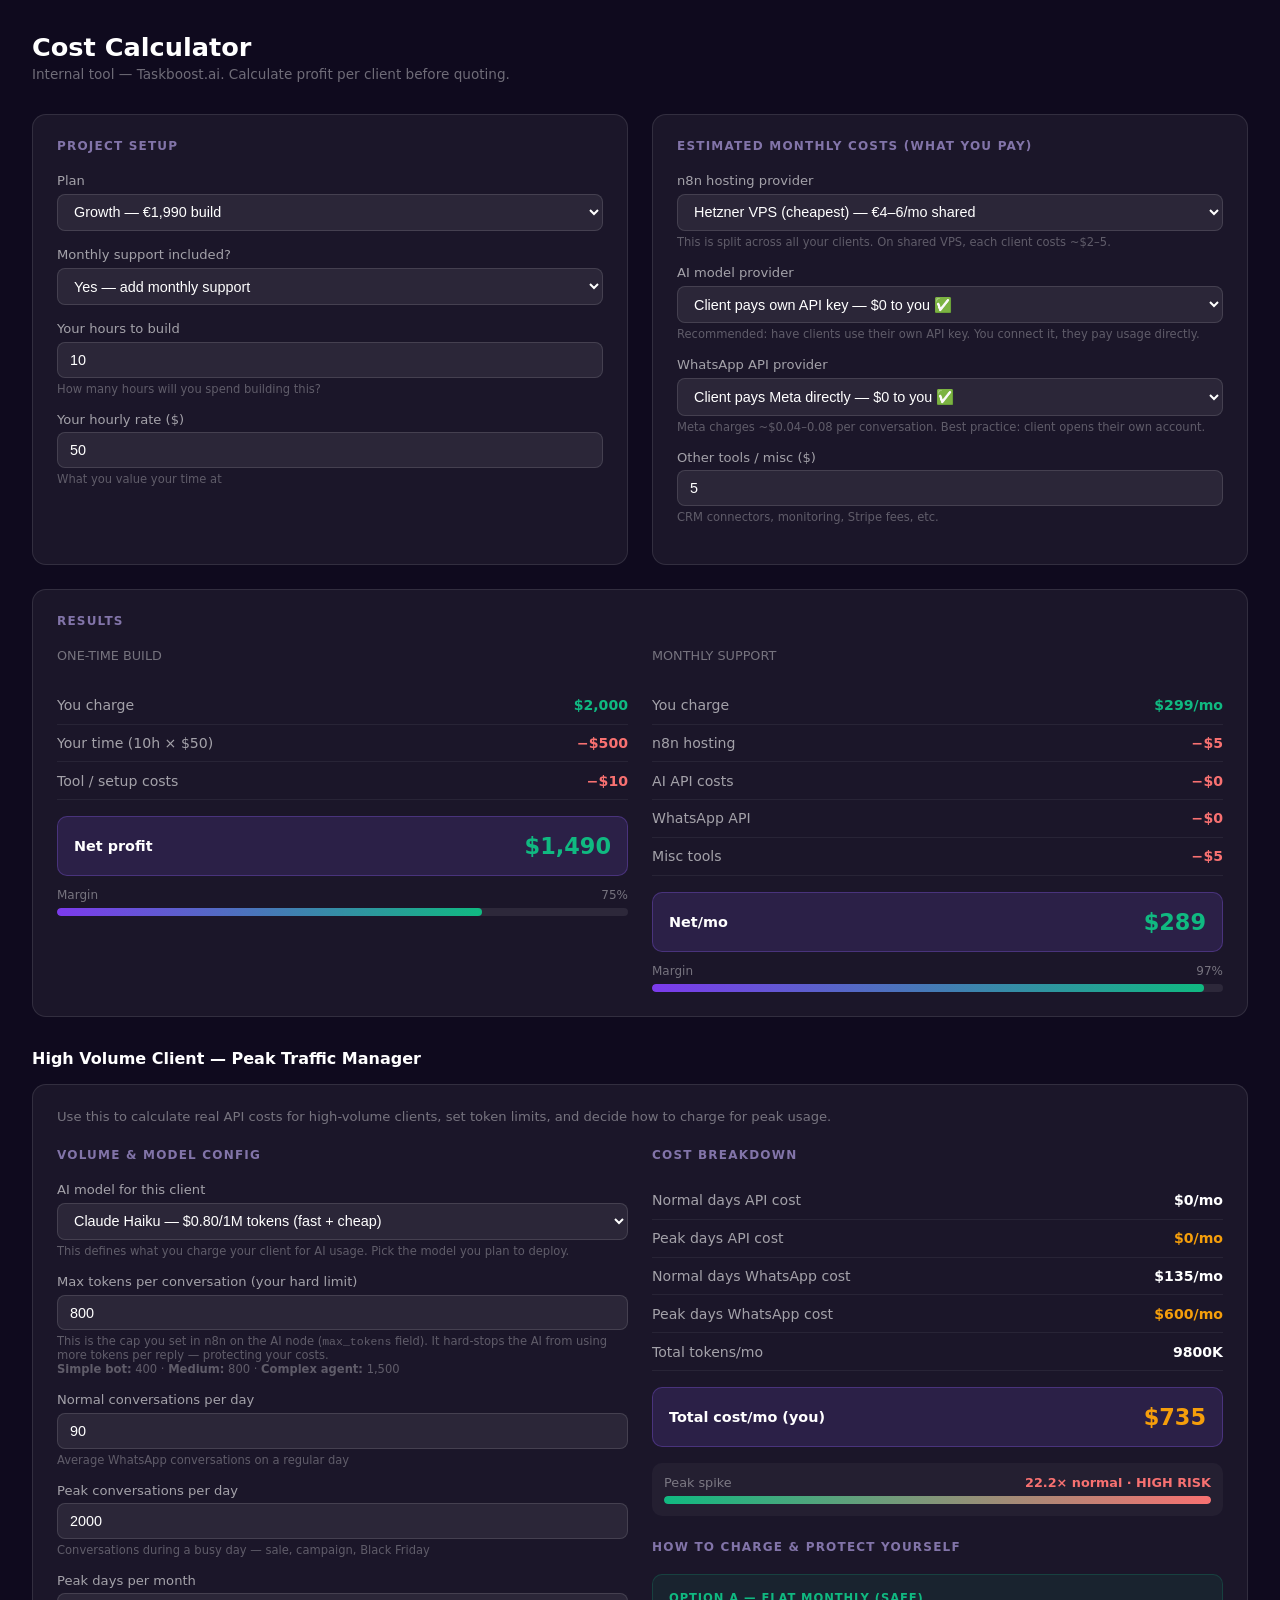
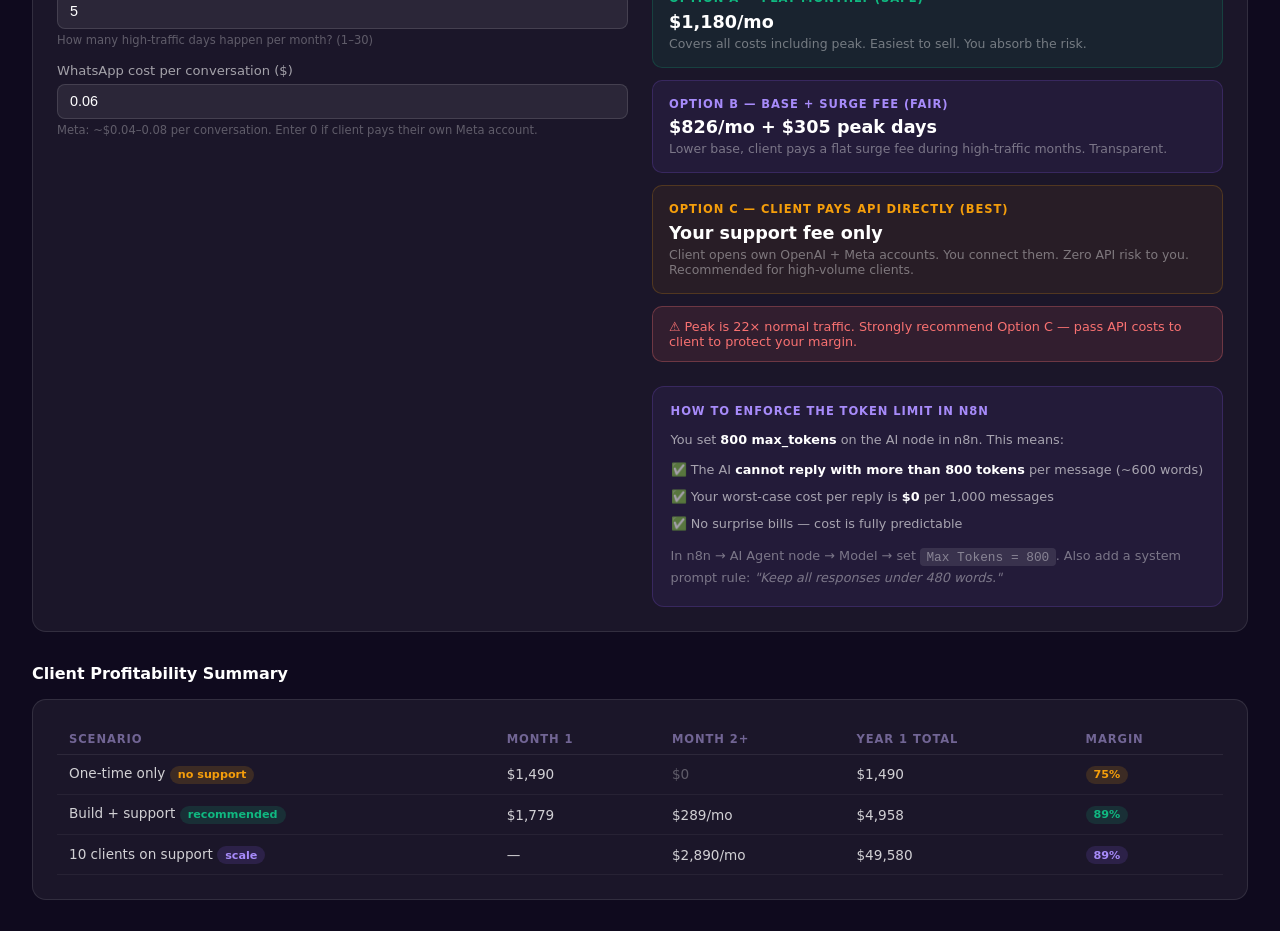
<file: cost-calculator.html>
<!DOCTYPE html>
<html lang="en">
<head>
<meta charset="UTF-8"/>
<meta name="viewport" content="width=device-width, initial-scale=1.0"/>
<title>Taskboost.ai — Internal Cost Calculator</title>
<style>
  * { box-sizing: border-box; margin: 0; padding: 0; }
  body { font-family: Inter, system-ui, sans-serif; background: #0f0a1e; color: #fff; padding: 2rem; min-height: 100vh; }
  h1 { font-size: 1.6rem; font-weight: 800; margin-bottom: 0.25rem; }
  .sub { color: rgba(255,255,255,0.4); font-size: 0.85rem; margin-bottom: 2rem; }
  .grid { display: grid; grid-template-columns: 1fr 1fr; gap: 1.5rem; }
  @media(max-width:700px){ .grid { grid-template-columns: 1fr; } }
  .card { background: rgba(255,255,255,0.05); border: 1px solid rgba(255,255,255,0.1); border-radius: 14px; padding: 1.5rem; }
  .card h2 { font-size: 0.75rem; font-weight: 700; text-transform: uppercase; letter-spacing: 0.1em; color: rgba(200,180,255,0.6); margin-bottom: 1.25rem; }
  .field { margin-bottom: 1rem; }
  label { display: block; font-size: 0.82rem; color: rgba(255,255,255,0.6); margin-bottom: 0.35rem; }
  input[type=number], select {
    width: 100%; padding: 0.55rem 0.75rem;
    background: rgba(255,255,255,0.07); border: 1px solid rgba(255,255,255,0.12);
    border-radius: 8px; color: #fff; font-size: 0.9rem;
  }
  input[type=number]:focus, select:focus { outline: 2px solid #7c3aed; }
  .hint { font-size: 0.72rem; color: rgba(255,255,255,0.3); margin-top: 0.25rem; }
  .results { margin-top: 1.5rem; }
  .result-row { display: flex; justify-content: space-between; align-items: center; padding: 0.65rem 0; border-bottom: 1px solid rgba(255,255,255,0.06); font-size: 0.88rem; }
  .result-row:last-child { border-bottom: none; }
  .result-label { color: rgba(255,255,255,0.6); }
  .result-val { font-weight: 700; color: #fff; }
  .result-val.green { color: #10b981; }
  .result-val.red { color: #f87171; }
  .result-val.purple { color: #a78bfa; }
  .total-row { display: flex; justify-content: space-between; align-items: center; margin-top: 1rem; padding: 1rem; background: rgba(139,92,246,0.15); border: 1px solid rgba(139,92,246,0.3); border-radius: 10px; }
  .total-label { font-size: 0.9rem; font-weight: 700; }
  .total-val { font-size: 1.4rem; font-weight: 800; color: #10b981; }
  .margin-bar-wrap { margin-top: 0.75rem; }
  .margin-bar-bg { background: rgba(255,255,255,0.08); border-radius: 50px; height: 8px; overflow: hidden; margin-top: 0.4rem; }
  .margin-bar { background: linear-gradient(90deg,#7c3aed,#10b981); height: 100%; border-radius: 50px; transition: width 0.4s; }
  .section-title { font-size: 1rem; font-weight: 700; margin: 2rem 0 1rem; color: #fff; }
  .summary-table { width: 100%; border-collapse: collapse; font-size: 0.85rem; }
  .summary-table th { text-align: left; padding: 0.5rem 0.75rem; font-size: 0.72rem; text-transform: uppercase; letter-spacing: 0.08em; color: rgba(200,180,255,0.5); border-bottom: 1px solid rgba(255,255,255,0.08); }
  .summary-table td { padding: 0.65rem 0.75rem; border-bottom: 1px solid rgba(255,255,255,0.05); color: rgba(255,255,255,0.8); }
  .summary-table tr:hover td { background: rgba(255,255,255,0.03); }
  .tag { display: inline-block; padding: 0.15rem 0.5rem; border-radius: 50px; font-size: 0.7rem; font-weight: 700; }
  .tag-green { background: rgba(16,185,129,0.15); color: #10b981; }
  .tag-yellow { background: rgba(245,158,11,0.15); color: #f59e0b; }
  .tag-purple { background: rgba(139,92,246,0.15); color: #a78bfa; }
</style>
</head>
<body>

<h1>Cost Calculator</h1>
<p class="sub">Internal tool — Taskboost.ai. Calculate profit per client before quoting.</p>

<div class="grid">

  <!-- LEFT: Project Config -->
  <div class="card">
    <h2>Project Setup</h2>

    <div class="field">
      <label>Plan</label>
      <select id="plan" onchange="calc()">
        <option value="starter">Starter — €990 build</option>
        <option value="growth" selected>Growth — €1,990 build</option>
        <option value="full">Full System — €4,200 build</option>
        <option value="custom">Custom (enter manually)</option>
      </select>
    </div>

    <div class="field" id="custom-price-field" style="display:none">
      <label>Custom build price ($)</label>
      <input type="number" id="custom-price" value="3000" oninput="calc()"/>
    </div>

    <div class="field">
      <label>Monthly support included?</label>
      <select id="support" onchange="calc()">
        <option value="no">No — one-time only</option>
        <option value="yes" selected>Yes — add monthly support</option>
      </select>
    </div>

    <div class="field">
      <label>Your hours to build</label>
      <input type="number" id="hours" value="10" oninput="calc()"/>
      <p class="hint">How many hours will you spend building this?</p>
    </div>

    <div class="field">
      <label>Your hourly rate ($)</label>
      <input type="number" id="rate" value="50" oninput="calc()"/>
      <p class="hint">What you value your time at</p>
    </div>
  </div>

  <!-- RIGHT: Monthly Costs -->
  <div class="card">
    <h2>Estimated Monthly Costs (what you pay)</h2>

    <!-- n8n hosting -->
    <div class="field">
      <label>n8n hosting provider</label>
      <select id="n8n-provider" onchange="onN8nProvider()">
        <option value="5">Hetzner VPS (cheapest) — €4–6/mo shared</option>
        <option value="8">DigitalOcean Droplet — $8/mo shared</option>
        <option value="20">n8n Cloud Starter — €20/mo</option>
        <option value="50">n8n Cloud Pro — €50/mo</option>
        <option value="custom-n8n">Custom / I know the cost</option>
      </select>
      <p class="hint">This is split across all your clients. On shared VPS, each client costs ~$2–5.</p>
    </div>
    <div class="field" id="n8n-custom-field" style="display:none">
      <label>Your share per client ($)</label>
      <input type="number" id="n8n" value="5" oninput="calc()"/>
    </div>
    <!-- AI API -->
    <div class="field">
      <label>AI model provider</label>
      <select id="ai-provider" onchange="onAiProvider()">
        <option value="0">Client pays own API key — $0 to you ✅</option>
        <option value="3">GPT-4o-mini (you cover) — ~$3/mo avg</option>
        <option value="10">GPT-4o (you cover) — ~$10/mo avg</option>
        <option value="2">Claude Haiku (you cover) — ~$2/mo avg</option>
        <option value="8">Claude Sonnet (you cover) — ~$8/mo avg</option>
        <option value="custom-ai">Custom / enter manually</option>
      </select>
      <p class="hint">Recommended: have clients use their own API key. You connect it, they pay usage directly.</p>
    </div>
    <div class="field" id="ai-custom-field" style="display:none">
      <label>AI API cost you pay per month ($)</label>
      <input type="number" id="api-custom-val" value="5" oninput="calc()"/>
    </div>

    <!-- WhatsApp -->
    <div class="field">
      <label>WhatsApp API provider</label>
      <select id="wa-provider" onchange="onWaProvider()">
        <option value="0">Client pays Meta directly — $0 to you ✅</option>
        <option value="30">Twilio (you cover) — ~$30/mo avg</option>
        <option value="50">360dialog (you cover) — €50/mo flat</option>
        <option value="custom-wa">Custom / enter manually</option>
      </select>
      <p class="hint">Meta charges ~$0.04–0.08 per conversation. Best practice: client opens their own account.</p>
    </div>
    <div class="field" id="wa-custom-field" style="display:none">
      <label>WhatsApp cost you pay per month ($)</label>
      <input type="number" id="wa-custom-val" value="0" oninput="calc()"/>
    </div>

    <!-- Misc -->
    <div class="field">
      <label>Other tools / misc ($)</label>
      <input type="number" id="misc" value="5" oninput="calc()"/>
      <p class="hint">CRM connectors, monitoring, Stripe fees, etc.</p>
    </div>
  </div>

</div>

<!-- Results -->
<div class="card" style="margin-top:1.5rem">
  <h2>Results</h2>
  <div class="grid">
    <div>
      <p style="font-size:0.8rem;color:rgba(255,255,255,0.4);margin-bottom:0.75rem;">ONE-TIME BUILD</p>
      <div class="results" id="build-results"></div>
    </div>
    <div id="monthly-col">
      <p style="font-size:0.8rem;color:rgba(255,255,255,0.4);margin-bottom:0.75rem;">MONTHLY SUPPORT</p>
      <div class="results" id="monthly-results"></div>
    </div>
  </div>
</div>

<!-- High Volume / Peak Section -->
<p class="section-title">High Volume Client — Peak Traffic Manager</p>
<div class="card">
  <p style="font-size:0.82rem;color:rgba(255,255,255,0.4);margin-bottom:1.5rem;">Use this to calculate real API costs for high-volume clients, set token limits, and decide how to charge for peak usage.</p>

  <div class="grid">
    <div>
      <h2>Volume & Model Config</h2>

      <div class="field">
        <label>AI model for this client</label>
        <select id="ai-model" onchange="calcPeak()">
          <option value="0.00015">GPT-4o-mini — $0.15/1M tokens (cheapest, recommended)</option>
          <option value="0.0025">GPT-4o — $2.50/1M tokens (smarter, more expensive)</option>
          <option value="0.0008" selected>Claude Haiku — $0.80/1M tokens (fast + cheap)</option>
          <option value="0.003">Claude Sonnet — $3.00/1M tokens (best quality)</option>
        </select>
        <p class="hint">This defines what you charge your client for AI usage. Pick the model you plan to deploy.</p>
      </div>

      <div class="field">
        <label>Max tokens per conversation (your hard limit)</label>
        <input type="number" id="max-tokens" value="800" min="100" max="8000" oninput="clampInput(this,100,8000); calcPeak()"/>
        <p class="hint">
          This is the cap you set in n8n on the AI node (<code>max_tokens</code> field).
          It hard-stops the AI from using more tokens per reply — protecting your costs.<br/>
          <strong>Simple bot:</strong> 400 · <strong>Medium:</strong> 800 · <strong>Complex agent:</strong> 1,500
        </p>
      </div>

      <div class="field">
        <label>Normal conversations per day</label>
        <input type="number" id="normal-convos" value="90" min="1" max="10000" oninput="clampInput(this,1,10000); calcPeak()"/>
        <p class="hint">Average WhatsApp conversations on a regular day</p>
      </div>

      <div class="field">
        <label>Peak conversations per day</label>
        <input type="number" id="peak-convos" value="2000" min="1" max="100000" oninput="clampInput(this,1,100000); calcPeak()"/>
        <p class="hint">Conversations during a busy day — sale, campaign, Black Friday</p>
      </div>

      <div class="field">
        <label>Peak days per month</label>
        <input type="number" id="peak-days" value="5" min="1" max="30" oninput="clampInput(this,1,30); calcPeak()"/>
        <p class="hint">How many high-traffic days happen per month? (1–30)</p>
      </div>

      <div class="field">
        <label>WhatsApp cost per conversation ($)</label>
        <input type="number" id="wa-per-convo" value="0.06" min="0" max="1" step="0.01" oninput="clampInput(this,0,1); calcPeak()"/>
        <p class="hint">Meta: ~$0.04–0.08 per conversation. Enter 0 if client pays their own Meta account.</p>
      </div>
    </div>

    <div>
      <h2>Cost Breakdown</h2>
      <div id="peak-results" style="margin-top:0.5rem;"></div>

      <div style="margin-top:1.5rem;">
        <h2>How to Charge & Protect Yourself</h2>
        <div id="peak-recommendation" style="margin-top:0.5rem;"></div>
      </div>

      <div style="margin-top:1.5rem;padding:1.1rem;background:rgba(139,92,246,0.08);border:1px solid rgba(139,92,246,0.2);border-radius:12px;">
        <div style="font-size:0.72rem;text-transform:uppercase;letter-spacing:0.08em;color:#a78bfa;font-weight:700;margin-bottom:0.75rem;">How to enforce the token limit in n8n</div>
        <div id="token-explainer" style="font-size:0.8rem;color:rgba(255,255,255,0.6);line-height:1.6;"></div>
      </div>
    </div>
  </div>
</div>

<!-- Summary table -->
<p class="section-title">Client Profitability Summary</p>
<div class="card">
  <table class="summary-table">
    <thead>
      <tr>
        <th>Scenario</th>
        <th>Month 1</th>
        <th>Month 2+</th>
        <th>Year 1 total</th>
        <th>Margin</th>
      </tr>
    </thead>
    <tbody id="summary-body"></tbody>
  </table>
</div>

<script>
function onN8nProvider(){
  const v = document.getElementById('n8n-provider').value;
  const f = document.getElementById('n8n-custom-field');
  f.style.display = v === 'custom-n8n' ? '' : 'none';
  calc();
}
function onAiProvider(){
  const v = document.getElementById('ai-provider').value;
  document.getElementById('ai-custom-field').style.display = v === 'custom-ai' ? '' : 'none';
  calc();
}
function onWaProvider(){
  const v = document.getElementById('wa-provider').value;
  document.getElementById('wa-custom-field').style.display = v === 'custom-wa' ? '' : 'none';
  calc();
}
function getN8n(){
  const v = document.getElementById('n8n-provider').value;
  if(v === 'custom-n8n') return +document.getElementById('n8n').value;
  return +v;
}
function getApi(){
  const v = document.getElementById('ai-provider').value;
  if(v === 'custom-ai') return +document.getElementById('api-custom-val').value;
  return +v;
}
function getWa(){
  const v = document.getElementById('wa-provider').value;
  if(v === 'custom-wa') return +document.getElementById('wa-custom-val').value;
  return +v;
}

const plans = {
  starter: { build: 1000, support: 199 },
  growth:  { build: 2000, support: 299 },
  full:    { build: 4500, support: 499 },
  custom:  { build: 0,    support: 0   }
};

function fmt(n){ return '$' + Math.round(n).toLocaleString(); }
function pct(n){ return Math.round(n) + '%'; }

function calc(){
  const planKey = document.getElementById('plan').value;
  const customField = document.getElementById('custom-price-field');
  customField.style.display = planKey === 'custom' ? '' : 'none';

  const plan = plans[planKey];
  const buildPrice = planKey === 'custom'
    ? +document.getElementById('custom-price').value
    : plan.build;
  const supportPrice = planKey === 'custom'
    ? Math.round(buildPrice * 0.15)
    : plan.support;

  const hasSupport = document.getElementById('support').value === 'yes';
  const hours   = +document.getElementById('hours').value;
  const rate    = +document.getElementById('rate').value;
  const n8n     = getN8n();
  const api     = getApi();
  const wa      = getWa();
  const misc    = +document.getElementById('misc').value;

  const timeCost    = hours * rate;
  const toolCost    = 10; // one-time setup misc
  const buildCost   = timeCost + toolCost;
  const buildProfit = buildPrice - buildCost;
  const buildMargin = (buildProfit / buildPrice) * 100;

  const monthlyCost   = n8n + api + wa + misc;
  const monthlyProfit = supportPrice - monthlyCost;
  const monthlyMargin = (monthlyProfit / supportPrice) * 100;

  // Build results
  document.getElementById('build-results').innerHTML = `
    <div class="result-row"><span class="result-label">You charge</span><span class="result-val green">${fmt(buildPrice)}</span></div>
    <div class="result-row"><span class="result-label">Your time (${hours}h × $${rate})</span><span class="result-val red">−${fmt(timeCost)}</span></div>
    <div class="result-row"><span class="result-label">Tool / setup costs</span><span class="result-val red">−${fmt(toolCost)}</span></div>
    <div class="total-row"><span class="total-label">Net profit</span><span class="total-val">${fmt(buildProfit)}</span></div>
    <div class="margin-bar-wrap">
      <div style="display:flex;justify-content:space-between;font-size:0.75rem;color:rgba(255,255,255,0.4)"><span>Margin</span><span>${pct(buildMargin)}</span></div>
      <div class="margin-bar-bg"><div class="margin-bar" style="width:${Math.min(buildMargin,100)}%"></div></div>
    </div>
  `;

  // Monthly results
  const monthlyCol = document.getElementById('monthly-col');
  if(hasSupport){
    monthlyCol.style.opacity = '1';
    document.getElementById('monthly-results').innerHTML = `
      <div class="result-row"><span class="result-label">You charge</span><span class="result-val green">${fmt(supportPrice)}/mo</span></div>
      <div class="result-row"><span class="result-label">n8n hosting</span><span class="result-val red">−${fmt(n8n)}</span></div>
      <div class="result-row"><span class="result-label">AI API costs</span><span class="result-val red">−${fmt(api)}</span></div>
      <div class="result-row"><span class="result-label">WhatsApp API</span><span class="result-val red">−${fmt(wa)}</span></div>
      <div class="result-row"><span class="result-label">Misc tools</span><span class="result-val red">−${fmt(misc)}</span></div>
      <div class="total-row"><span class="total-label">Net/mo</span><span class="total-val">${fmt(monthlyProfit)}</span></div>
      <div class="margin-bar-wrap">
        <div style="display:flex;justify-content:space-between;font-size:0.75rem;color:rgba(255,255,255,0.4)"><span>Margin</span><span>${pct(monthlyMargin)}</span></div>
        <div class="margin-bar-bg"><div class="margin-bar" style="width:${Math.min(monthlyMargin,100)}%"></div></div>
      </div>
    `;
  } else {
    monthlyCol.style.opacity = '0.3';
    document.getElementById('monthly-results').innerHTML = `<p style="font-size:0.82rem;color:rgba(255,255,255,0.3);margin-top:1rem;">No monthly support selected</p>`;
  }

  // Summary table
  const month1NoSupport  = buildProfit;
  const month1Support    = buildProfit + monthlyProfit;
  const year1NoSupport   = buildProfit;
  const year1Support     = buildProfit + (monthlyProfit * 12);
  const yr1MarginNoSup   = (year1NoSupport / buildPrice) * 100;
  const yr1MarginSup     = (year1Support / (buildPrice + supportPrice*12)) * 100;

  document.getElementById('summary-body').innerHTML = `
    <tr>
      <td>One-time only <span class="tag tag-yellow">no support</span></td>
      <td>${fmt(month1NoSupport)}</td>
      <td><span style="color:rgba(255,255,255,0.3)">$0</span></td>
      <td>${fmt(year1NoSupport)}</td>
      <td><span class="tag tag-yellow">${pct(yr1MarginNoSup)}</span></td>
    </tr>
    ${hasSupport ? `<tr>
      <td>Build + support <span class="tag tag-green">recommended</span></td>
      <td>${fmt(month1Support)}</td>
      <td>${fmt(monthlyProfit)}/mo</td>
      <td>${fmt(year1Support)}</td>
      <td><span class="tag tag-green">${pct(yr1MarginSup)}</span></td>
    </tr>` : ''}
    ${hasSupport ? `<tr>
      <td>10 clients on support <span class="tag tag-purple">scale</span></td>
      <td>—</td>
      <td>${fmt(monthlyProfit * 10)}/mo</td>
      <td>${fmt(year1Support * 10)}</td>
      <td><span class="tag tag-purple">${pct(yr1MarginSup)}</span></td>
    </tr>` : ''}
  `;
}

calc();
// calcPeak called at bottom after definition

function clampInput(el, min, max){
  let v = +el.value;
  if(isNaN(v) || v < min) v = min;
  if(v > max) v = max;
  el.value = v;
}

function calcPeak(){
  const normalConvos  = Math.max(1, +document.getElementById('normal-convos').value);
  const peakConvos    = Math.max(1, +document.getElementById('peak-convos').value);
  const peakDays      = Math.min(30, Math.max(1, +document.getElementById('peak-days').value));
  const maxTokens     = Math.max(100, +document.getElementById('max-tokens').value);
  const tokensPerConvo= maxTokens; // use the cap as the cost basis
  const aiRate        = +document.getElementById('ai-model').value;
  const waPerConvo    = +document.getElementById('wa-per-convo').value;
  const modelName     = document.getElementById('ai-model').options[document.getElementById('ai-model').selectedIndex].text.split('—')[0].trim();

  const normalDays = 30 - peakDays;

  // Token costs
  const normalTokens = normalConvos * tokensPerConvo * normalDays;
  const peakTokens   = peakConvos   * tokensPerConvo * peakDays;
  const totalTokens  = normalTokens + peakTokens;

  const normalAiCost = normalTokens / 1_000_000 * aiRate;
  const peakAiCost   = peakTokens   / 1_000_000 * aiRate;
  const totalAiCost  = normalAiCost + peakAiCost;

  // WhatsApp costs
  const normalWaCost = normalConvos * normalDays * waPerConvo;
  const peakWaCost   = peakConvos   * peakDays   * waPerConvo;
  const totalWaCost  = normalWaCost + peakWaCost;

  const totalCost    = totalAiCost + totalWaCost;
  const normalCost   = normalAiCost + normalWaCost;
  const peakOnlyCost = peakAiCost   + peakWaCost;

  const peakMultiplier = peakConvos / normalConvos;
  const costSpike      = totalCost / (normalAiCost + normalWaCost) * (normalDays / 30 + peakDays / 30);

  // Recommended charge: cover costs + 60% buffer + surge fee
  const suggestedBase   = Math.ceil((totalCost * 1.6) / 10) * 10;
  const suggestedSurge  = Math.ceil((peakOnlyCost * 0.5) / 5) * 5;

  const isHighRisk = peakMultiplier >= 5;
  const riskColor  = isHighRisk ? '#f87171' : peakMultiplier >= 3 ? '#f59e0b' : '#10b981';
  const riskLabel  = isHighRisk ? 'HIGH RISK' : peakMultiplier >= 3 ? 'MODERATE' : 'LOW';

  document.getElementById('peak-results').innerHTML = `
    <div class="result-row"><span class="result-label">Normal days API cost</span><span class="result-val">${fmt(normalAiCost)}/mo</span></div>
    <div class="result-row"><span class="result-label">Peak days API cost</span><span class="result-val" style="color:#f59e0b">${fmt(peakAiCost)}/mo</span></div>
    <div class="result-row"><span class="result-label">Normal days WhatsApp cost</span><span class="result-val">${fmt(normalWaCost)}/mo</span></div>
    <div class="result-row"><span class="result-label">Peak days WhatsApp cost</span><span class="result-val" style="color:#f59e0b">${fmt(peakWaCost)}/mo</span></div>
    <div class="result-row"><span class="result-label">Total tokens/mo</span><span class="result-val">${Math.round(totalTokens/1000)}K</span></div>
    <div class="total-row" style="margin-top:1rem;">
      <span class="total-label">Total cost/mo (you)</span>
      <span class="total-val" style="color:${totalCost > 50 ? '#f59e0b' : '#10b981'}">${fmt(totalCost)}</span>
    </div>
    <div style="margin-top:1rem;padding:0.75rem;background:rgba(255,255,255,0.04);border-radius:10px;">
      <div style="display:flex;justify-content:space-between;font-size:0.8rem;margin-bottom:0.4rem;">
        <span style="color:rgba(255,255,255,0.4)">Peak spike</span>
        <span style="color:${riskColor};font-weight:700">${peakMultiplier.toFixed(1)}× normal · ${riskLabel}</span>
      </div>
      <div class="margin-bar-bg"><div class="margin-bar" style="width:${Math.min((peakMultiplier/10)*100,100)}%;background:linear-gradient(90deg,#10b981,${riskColor})"></div></div>
    </div>
  `;

  document.getElementById('peak-recommendation').innerHTML = `
    <div style="display:flex;flex-direction:column;gap:0.75rem;">
      <div style="padding:1rem;background:rgba(16,185,129,0.08);border:1px solid rgba(16,185,129,0.2);border-radius:10px;">
        <div style="font-size:0.72rem;text-transform:uppercase;letter-spacing:0.08em;color:#10b981;font-weight:700;margin-bottom:0.4rem;">Option A — Flat monthly (safe)</div>
        <div style="font-size:1.1rem;font-weight:800;color:#fff;">${fmt(suggestedBase)}/mo</div>
        <div style="font-size:0.78rem;color:rgba(255,255,255,0.4);margin-top:0.25rem;">Covers all costs including peak. Easiest to sell. You absorb the risk.</div>
      </div>
      <div style="padding:1rem;background:rgba(139,92,246,0.08);border:1px solid rgba(139,92,246,0.2);border-radius:10px;">
        <div style="font-size:0.72rem;text-transform:uppercase;letter-spacing:0.08em;color:#a78bfa;font-weight:700;margin-bottom:0.4rem;">Option B — Base + surge fee (fair)</div>
        <div style="font-size:1.1rem;font-weight:800;color:#fff;">${fmt(suggestedBase * 0.7)}/mo + ${fmt(suggestedSurge)} peak days</div>
        <div style="font-size:0.78rem;color:rgba(255,255,255,0.4);margin-top:0.25rem;">Lower base, client pays a flat surge fee during high-traffic months. Transparent.</div>
      </div>
      <div style="padding:1rem;background:rgba(245,158,11,0.06);border:1px solid rgba(245,158,11,0.2);border-radius:10px;">
        <div style="font-size:0.72rem;text-transform:uppercase;letter-spacing:0.08em;color:#f59e0b;font-weight:700;margin-bottom:0.4rem;">Option C — Client pays API directly (best)</div>
        <div style="font-size:1.1rem;font-weight:800;color:#fff;">Your support fee only</div>
        <div style="font-size:0.78rem;color:rgba(255,255,255,0.4);margin-top:0.25rem;">Client opens own OpenAI + Meta accounts. You connect them. Zero API risk to you. Recommended for high-volume clients.</div>
      </div>
      ${isHighRisk ? `<div style="padding:0.75rem 1rem;background:rgba(248,113,113,0.1);border:1px solid rgba(248,113,113,0.3);border-radius:10px;font-size:0.8rem;color:#f87171;">⚠️ Peak is ${peakMultiplier.toFixed(0)}× normal traffic. Strongly recommend Option C — pass API costs to client to protect your margin.</div>` : ''}
    </div>
  `;

  // Token explainer
  const aiModelId = document.getElementById('ai-model').value === '0.00015' ? 'openai' : 'claude';
  document.getElementById('token-explainer').innerHTML = `
    <p style="margin-bottom:0.6rem;">You set <strong style="color:#fff">${maxTokens} max_tokens</strong> on the AI node in n8n. This means:</p>
    <ul style="list-style:none;padding:0;display:flex;flex-direction:column;gap:0.4rem;">
      <li>✅ The AI <strong style="color:#fff">cannot reply with more than ${maxTokens} tokens</strong> per message (~${Math.round(maxTokens*0.75)} words)</li>
      <li>✅ Your worst-case cost per reply is <strong style="color:#fff">${fmt(maxTokens / 1_000_000 * aiRate * 1000)}</strong> per 1,000 messages</li>
      <li>✅ No surprise bills — cost is fully predictable</li>
    </ul>
    <p style="margin-top:0.75rem;color:rgba(255,255,255,0.4);">
      In n8n → AI Agent node → Model → set <code style="background:rgba(255,255,255,0.1);padding:0.1rem 0.4rem;border-radius:4px;">Max Tokens = ${maxTokens}</code>.
      Also add a system prompt rule: <em>"Keep all responses under ${Math.round(maxTokens*0.6)} words."</em>
    </p>
  `;
}

calcPeak();
</script>
</body>
</html>
</file>
<file: style.css>
/* ═══════════════════════════════════════════════════════════════
   TASKBOOST.AI — STYLESHEET
   Design System: Deep Purple · Inter · Premium Minimal
═══════════════════════════════════════════════════════════════ */

/* ── RESET & BASE ───────────────────────────────────────────── */
*, *::before, *::after {
  box-sizing: border-box;
  margin: 0;
  padding: 0;
}

:root {
  /* Brand Colors */
  --purple-950: #1a0533;
  --purple-900: #2d0a5c;
  --purple-800: #4c1d95;
  --purple-700: #5b21b6;
  --purple-600: #7c3aed;
  --purple-500: #8b5cf6;
  --purple-400: #a78bfa;
  --purple-300: #c4b5fd;
  --purple-100: #ede9fe;
  --purple-50:  #f5f3ff;

  /* Neutrals */
  --white:   #ffffff;
  --gray-50: #f9fafb;
  --gray-100: #f3f4f6;
  --gray-200: #e5e7eb;
  --gray-400: #9ca3af;
  --gray-500: #6b7280;
  --gray-700: #374151;
  --gray-900: #111827;
  --black:   #060409;

  /* Semantic */
  --bg-dark:    #0d0620;
  --bg-surface: #160a2e;
  --text-on-dark: #f0ebff;
  --text-muted-dark: #a78bfa;

  /* Typography */
  --font: 'Inter', -apple-system, BlinkMacSystemFont, 'Segoe UI', sans-serif;

  /* Spacing */
  --section-py: calc(6rem - 1cm);
  --container-max: 1200px;
  --radius-sm: 8px;
  --radius-md: 12px;
  --radius-lg: 20px;
  --radius-xl: 28px;

  /* Semantic aliases (used in light sections / forms) */
  --primary:        #5b21b6;
  --primary-light:  #8b5cf6;
  --text-primary:   #111827;
  --text-secondary: #6b7280;
  --text-tertiary:  #9ca3af;
  --border:         #e5e7eb;

  /* Transitions */
  --transition: 0.25s cubic-bezier(0.4, 0, 0.2, 1);
  --transition-slow: 0.5s cubic-bezier(0.4, 0, 0.2, 1);

  /* Shadows */
  --shadow-sm: 0 1px 3px rgba(0,0,0,0.12);
  --shadow-md: 0 4px 20px rgba(0,0,0,0.15);
  --shadow-lg: 0 10px 40px rgba(0,0,0,0.2);
  --shadow-purple: 0 8px 32px rgba(124, 58, 237, 0.25);
}

html {
  scroll-behavior: smooth;
  -webkit-font-smoothing: antialiased;
  -moz-osx-font-smoothing: grayscale;
}

body {
  font-family: var(--font);
  font-size: 16px;
  line-height: 1.6;
  color: var(--text-on-dark);
  background: var(--bg-dark);
  overflow-x: hidden;
}

p {
  text-align: justify;
  hyphens: auto;
}

/* ── UTILITIES ──────────────────────────────────────────────── */
.container {
  max-width: var(--container-max);
  margin: 0 auto;
  padding: 0 1.5rem;
}

.break-lg { display: none; }
@media (min-width: 1024px) { .break-lg { display: block; } }

.gradient-text {
  background: linear-gradient(135deg, #a78bfa 0%, #7c3aed 40%, #c4b5fd 100%);
  -webkit-background-clip: text;
  -webkit-text-fill-color: transparent;
  background-clip: text;
}

/* ── BUTTONS ────────────────────────────────────────────────── */
.btn {
  display: inline-flex;
  align-items: center;
  gap: 0.5rem;
  font-family: var(--font);
  font-weight: 600;
  border: none;
  cursor: pointer;
  text-decoration: none;
  border-radius: 50px;
  transition: all var(--transition);
  white-space: nowrap;
  letter-spacing: -0.01em;
}

.btn-primary {
  background: linear-gradient(135deg, var(--purple-700) 0%, var(--purple-600) 100%);
  color: var(--white);
  padding: 0.75rem 1.75rem;
  font-size: 0.95rem;
  box-shadow: var(--shadow-purple);
}
.btn-primary:hover {
  background: linear-gradient(135deg, var(--purple-600) 0%, var(--purple-500) 100%);
  transform: translateY(-2px);
  box-shadow: 0 12px 40px rgba(124, 58, 237, 0.4);
}
.btn-primary:active { transform: translateY(0); }

.btn-ghost {
  background: transparent;
  color: var(--text-on-dark);
  padding: 0.75rem 1.75rem;
  font-size: 0.95rem;
  border: 1.5px solid rgba(255,255,255,0.2);
}
.btn-ghost:hover {
  background: rgba(255,255,255,0.08);
  border-color: rgba(255,255,255,0.4);
}

.btn-outline {
  background: transparent;
  color: var(--purple-400);
  padding: 0.65rem 1.5rem;
  font-size: 0.9rem;
  border: 1.5px solid var(--purple-700);
}
.btn-outline:hover {
  background: rgba(124, 58, 237, 0.15);
  border-color: var(--purple-500);
  color: var(--purple-300);
}

.btn-sm { padding: 0.55rem 1.2rem; font-size: 0.875rem; }
.btn-lg { padding: 1rem 2rem; font-size: 1rem; }
.btn-full { width: 100%; justify-content: center; padding: 1rem; }

/* ── SECTION STRUCTURE ──────────────────────────────────────── */
.section {
  padding: var(--section-py) 0;
}

.section-light { background: var(--bg-surface); }
.section-dark  { background: var(--bg-dark); }

.section-header {
  text-align: center;
  max-width: 680px;
  margin: 0 auto calc(4rem - 1cm);
}

.section-label {
  display: inline-block;
  font-size: 0.8rem;
  font-weight: 700;
  letter-spacing: 0.12em;
  text-transform: uppercase;
  color: var(--purple-600);
  margin-bottom: 0.75rem;
}

.section-dark .section-label { color: var(--purple-400); }

.section-title {
  font-size: clamp(2rem, 4vw, 2.75rem);
  font-weight: 800;
  line-height: 1.15;
  letter-spacing: -0.03em;
  color: var(--text-on-dark);
  margin-bottom: 1rem;
}

.section-dark .section-title { color: var(--text-on-dark); }

.section-title-left {
  font-size: clamp(2rem, 4vw, 2.75rem);
  font-weight: 800;
  line-height: 1.15;
  letter-spacing: -0.03em;
  margin-bottom: 1rem;
}

.section-subtitle {
  font-size: 1.05rem;
  color: var(--purple-300);
  line-height: 1.7;
}

.section-dark .section-subtitle { color: var(--purple-300); }

/* ── ANIMATIONS ─────────────────────────────────────────────── */
.fade-in {
  opacity: 0;
  transform: translateY(24px);
  animation: fadeIn 0.8s cubic-bezier(0.4, 0, 0.2, 1) forwards;
}

.fade-in-delay {
  opacity: 0;
  transform: translateY(24px);
  animation: fadeIn 0.8s cubic-bezier(0.4, 0, 0.2, 1) 0.3s forwards;
}

@keyframes fadeIn {
  to { opacity: 1; transform: translateY(0); }
}

.reveal {
  opacity: 0;
  transform: translateY(32px);
  transition: opacity 0.6s cubic-bezier(0.4, 0, 0.2, 1),
              transform 0.6s cubic-bezier(0.4, 0, 0.2, 1);
}
.reveal.visible {
  opacity: 1;
  transform: translateY(0);
}

/* ═══════════════════════════════════════════════════════════════
   NAVIGATION
═══════════════════════════════════════════════════════════════ */
.nav {
  position: fixed;
  top: 0;
  left: 0;
  right: 0;
  z-index: 1000;
  padding: 1.25rem 0;
  transition: all var(--transition);
}

.nav.scrolled {
  background: rgba(13, 6, 32, 0.92);
  backdrop-filter: blur(20px);
  -webkit-backdrop-filter: blur(20px);
  padding: 0.9rem 0;
  border-bottom: 1px solid rgba(124, 58, 237, 0.15);
}

.nav-container {
  max-width: var(--container-max);
  margin: 0 auto;
  padding: 0 1.5rem;
  display: flex;
  align-items: center;
  justify-content: space-between;
  gap: 2rem;
}

.nav-logo-img {
  height: 68px;
  width: auto;
  display: block;
}

.nav-links {
  display: flex;
  list-style: none;
  gap: 0.25rem;
}

.nav-link {
  color: rgba(240, 235, 255, 0.75);
  text-decoration: none;
  font-size: 0.9rem;
  font-weight: 500;
  padding: 0.4rem 0.9rem;
  border-radius: 50px;
  transition: all var(--transition);
}
.nav-link:hover {
  color: var(--white);
  background: rgba(255,255,255,0.08);
}

.nav-actions {
  display: flex;
  align-items: center;
  gap: 1rem;
}

.nav-toggle {
  display: none;
  flex-direction: column;
  gap: 5px;
  background: transparent;
  border: none;
  cursor: pointer;
  padding: 4px;
}
.nav-toggle span {
  display: block;
  width: 22px;
  height: 2px;
  background: var(--white);
  border-radius: 2px;
  transition: all var(--transition);
}

/* ── LANGUAGE SWITCHER ──────────────────────────────────────── */
.lang-switcher {
  display: flex;
  align-items: center;
  gap: 2px;
  background: rgba(255,255,255,0.08);
  border-radius: 8px;
  padding: 3px;
}
.lang-btn {
  background: none;
  border: none;
  color: rgba(240,235,255,0.6);
  font-size: 0.75rem;
  font-weight: 600;
  padding: 4px 8px;
  border-radius: 6px;
  cursor: pointer;
  transition: all 0.2s;
  font-family: var(--font);
  letter-spacing: 0.05em;
}
.lang-btn:hover { color: var(--white); }
.lang-btn.active {
  background: var(--purple-600);
  color: var(--white);
}
/* Hide lang switcher on very small screens, show only active */
@media (max-width: 380px) {
  .lang-btn:not(.active) { display: none; }
}

/* ═══════════════════════════════════════════════════════════════
   HERO
═══════════════════════════════════════════════════════════════ */
.hero {
  min-height: 100vh;
  background: var(--bg-dark);
  display: flex;
  flex-direction: column;
  align-items: center;
  justify-content: center;
  position: relative;
  overflow: hidden;
  padding: 7rem 0 5rem;
}

.hero-bg {
  position: absolute;
  inset: 0;
  pointer-events: none;
}

.hero-orb {
  position: absolute;
  border-radius: 50%;
  filter: blur(80px);
}
.hero-orb-1 {
  width: 600px;
  height: 600px;
  background: radial-gradient(circle, rgba(124, 58, 237, 0.35) 0%, transparent 70%);
  top: -100px;
  right: -100px;
}
.hero-orb-2 {
  width: 400px;
  height: 400px;
  background: radial-gradient(circle, rgba(91, 33, 182, 0.3) 0%, transparent 70%);
  bottom: 50px;
  left: -80px;
}

.hero-grid {
  position: absolute;
  inset: 0;
  background-image:
    linear-gradient(rgba(124, 58, 237, 0.06) 1px, transparent 1px),
    linear-gradient(90deg, rgba(124, 58, 237, 0.06) 1px, transparent 1px);
  background-size: 60px 60px;
  mask-image: radial-gradient(ellipse 80% 80% at 50% 50%, black 40%, transparent 100%);
}

.hero .container {
  display: grid;
  grid-template-columns: 1fr 1fr;
  gap: 4rem;
  align-items: center;
  position: relative;
  z-index: 1;
}

.hero-content {
  max-width: 600px;
}

.hero-visual-logo {
  flex-shrink: 0;
}

.hero-visual-logo img {
  width: 9cm;
  height: 9cm;
  object-fit: cover;
  mix-blend-mode: screen;
  animation: logo-float 4s ease-in-out infinite;
  /* Fade all 4 edges into the page background */
  mask-image:
    linear-gradient(to right,  transparent 0%,  black 18%, black 82%,  transparent 100%),
    linear-gradient(to bottom, transparent 0%,  black 12%, black 82%,  transparent 100%);
  mask-composite: intersect;
  -webkit-mask-image:
    linear-gradient(to right,  transparent 0%,  black 18%, black 82%,  transparent 100%),
    linear-gradient(to bottom, transparent 0%,  black 12%, black 82%,  transparent 100%);
  -webkit-mask-composite: source-in;
}

.hero-badge {
  display: inline-flex;
  align-items: center;
  gap: 0.5rem;
  background: rgba(124, 58, 237, 0.15);
  border: 1px solid rgba(124, 58, 237, 0.3);
  color: var(--purple-300);
  font-size: 0.8rem;
  font-weight: 600;
  padding: 0.4rem 0.9rem;
  border-radius: 50px;
  margin-bottom: 1.75rem;
  letter-spacing: 0.02em;
}

.badge-dot {
  width: 6px;
  height: 6px;
  background: #22c55e;
  border-radius: 50%;
  animation: pulse 2s ease-in-out infinite;
}

@keyframes pulse {
  0%, 100% { opacity: 1; transform: scale(1); }
  50% { opacity: 0.6; transform: scale(0.85); }
}

.hero-title {
  font-size: clamp(2.5rem, 5vw, 4rem);
  font-weight: 900;
  line-height: 1.1;
  letter-spacing: -0.04em;
  color: var(--white);
  margin-bottom: 1.5rem;
}

.hero-subtitle {
  font-size: 1.1rem;
  color: rgba(240, 235, 255, 0.7);
  line-height: 1.75;
  margin-bottom: 2.5rem;
}

.hero-ctas {
  display: flex;
  gap: 1rem;
  flex-wrap: wrap;
  margin-top: 3rem;
  margin-bottom: 2.5rem;
}

.hero-trust {
  display: flex;
  align-items: center;
  gap: 0.75rem;
  flex-wrap: wrap;
}

.trust-item {
  display: flex;
  align-items: center;
  gap: 0.4rem;
  font-size: 0.8rem;
  color: var(--purple-300);
  font-weight: 500;
}

/* Hero social proof strip */
.hero-social-proof {
  display: flex; flex-wrap: wrap; gap: .6rem 1.25rem;
  margin-top: 1rem; margin-bottom: .25rem;
}
.hsp-item {
  display: flex; align-items: center; gap: .4rem;
  font-size: .8rem; color: rgba(255,255,255,.65);
}
.hsp-urgency { color: #fbbf24; font-weight: 600; }
.hsp-urgency strong { color: #f59e0b; }

.trust-divider {
  width: 1px;
  height: 14px;
  background: rgba(124, 58, 237, 0.4);
}

/* Problem Cards */
/* Problem card visuals */
.prob-visual {
  background: rgba(239,68,68,.08);
  border: 1px solid rgba(239,68,68,.25);
  border-radius: 10px;
  padding: 0.85rem;
  margin-bottom: 1rem;
  font-size: 0.78rem;
  display: flex;
  flex-direction: column;
  gap: 4px;
}
.pv-bubble {
  padding: 5px 10px;
  border-radius: 10px;
  background: rgba(239,68,68,.12);
  color: #fca5a5;
  display: inline-block;
  margin-bottom: 4px;
  max-width: 90%;
  line-height: 1.4;
}
.pv-in { align-self: flex-start; border-bottom-left-radius: 2px; }
.pv-faded { opacity: 0.55; }
.pv-time {
  font-size: 0.7rem;
  color: rgba(239,68,68,.7);
  margin: 4px 0;
  font-style: italic;
}
.pv-lost {
  font-size: 0.72rem;
  font-weight: 700;
  color: #f87171;
  margin-top: 4px;
}
/* Pipeline */
.pv-pipeline {
  display: flex;
  align-items: center;
  gap: 4px;
  flex-wrap: nowrap;
  margin-bottom: 6px;
}
.pv-stage {
  padding: 4px 7px;
  border-radius: 7px;
  font-size: 0.68rem;
  font-weight: 600;
  white-space: nowrap;
}
.pv-hot { background: rgba(239,68,68,.18); color: #fca5a5; }
.pv-warm { background: rgba(245,158,11,.12); color: #fcd34d; }
.pv-cold { background: rgba(147,197,253,.1); color: #93c5fd; }
.pv-arrow { color: rgba(255,255,255,.25); font-size: 0.8rem; }
/* Tasks */
.pv-tasks {
  display: flex;
  flex-direction: column;
  gap: 4px;
  margin-bottom: 6px;
}
.pv-task {
  font-size: 0.7rem;
  color: rgba(239,68,68,.8);
  line-height: 1.3;
}
.pv-hours {
  font-size: 0.73rem;
  font-weight: 700;
  color: #f87171;
  margin-top: 2px;
}
/* Race */
.pv-race {
  display: flex;
  flex-direction: column;
  gap: 7px;
  margin-bottom: 6px;
}
.pv-race-row {
  display: flex;
  align-items: center;
  gap: 7px;
}
.pv-label {
  font-size: 0.68rem;
  font-weight: 600;
  min-width: 62px;
}
.pv-winner .pv-label { color: #6ee7b7; }
.pv-loser  .pv-label { color: #fca5a5; }
.pv-bar {
  height: 8px;
  border-radius: 4px;
  flex-shrink: 0;
}
.pv-bar-fast { width: 90%; background: rgba(16,185,129,.6); }
.pv-bar-slow { width: 30%; background: rgba(239,68,68,.5); }
.pv-time-tag { font-size: 0.65rem; white-space: nowrap; }
.pv-winner .pv-time-tag { color: #6ee7b7; }
.pv-loser  .pv-time-tag { color: #fca5a5; }
.pv-note {
  font-size: 0.7rem;
  color: rgba(255,255,255,.45);
  font-style: italic;
}
.pv-red { color: #f87171 !important; font-style: normal; font-weight: 600; }

.problem-card {
  border-left: 3px solid #ef4444 !important;
  position: relative;
}
.problem-x {
  display: inline-flex;
  align-items: center;
  justify-content: center;
  width: 22px; height: 22px;
  background: rgba(239,68,68,.15);
  border: 1px solid rgba(239,68,68,.4);
  border-radius: 6px;
  font-size: 0.75rem;
  font-weight: 900;
  color: #ef4444;
  margin-bottom: 0.5rem;
  line-height: 1;
  flex-shrink: 0;
}
.problem-card h3 {
  color: #fff;
  display: flex;
  align-items: flex-start;
  gap: 8px;
  flex-wrap: nowrap;
}
.problem-card h3 .problem-x {
  flex-shrink: 0;
  margin-top: 2px;
}
.problem-card p  { color: var(--purple-300); }

/* WhatsApp header */
.chat-header-wa { margin: 0 -12px; }
.wa-topbar {
  background: #075e54;
  padding: 8px 10px;
  display: flex;
  align-items: center;
  gap: 8px;
}
.wa-back { color: rgba(255,255,255,.8); font-size: 1.1rem; line-height: 1; flex-shrink: 0; }
.wa-contact-avatar {
  width: 34px; height: 34px;
  background: #128C7E;
  border-radius: 50%;
  display: flex; align-items: center; justify-content: center;
  font-size: 1rem; flex-shrink: 0;
}
.wa-contact-name { font-size: 0.78rem; font-weight: 700; color: #fff; }
.chat-status-wa { font-size: 0.58rem; color: rgba(255,255,255,.8); }
.wa-logo-badge {
  display: flex; align-items: center; gap: 3px;
  background: rgba(0,0,0,.2);
  border-radius: 50px;
  padding: 2px 7px 2px 4px;
  flex-shrink: 0;
}
.wa-logo-badge span { font-size: 0.58rem; font-weight: 700; color: rgba(255,255,255,.9); }
.wa-action-icons { display: flex; gap: 10px; align-items: center; flex-shrink: 0; }
.wa-ai-bar {
  background: #d9fdd3;
  color: #555;
  font-size: 0.58rem;
  text-align: center;
  padding: 3px 8px;
  border-bottom: 1px solid #c8e6c1;
}
.chat-body-wa .chat-typing {
  background: #202c33;
  padding: 10px 14px;
  border-radius: 12px;
  border-bottom-left-radius: 3px;
  gap: 5px;
  box-shadow: 0 1px 2px rgba(0,0,0,.3);
}
.chat-body-wa .chat-typing span {
  width: 7px;
  height: 7px;
  border-radius: 50%;
  background: rgba(255,255,255,.55);
  animation: waTypingBounce 1.2s infinite ease-in-out;
}
.chat-body-wa .chat-typing span:nth-child(1) { animation-delay: 0s; }
.chat-body-wa .chat-typing span:nth-child(2) { animation-delay: 0.2s; }
.chat-body-wa .chat-typing span:nth-child(3) { animation-delay: 0.4s; }
@keyframes waTypingBounce {
  0%, 60%, 100% { transform: translateY(0); opacity: 0.55; }
  30% { transform: translateY(-5px); opacity: 1; }
}
.chat-body-wa {
  background-color: #0d1b12;
  background-image:
    radial-gradient(circle, rgba(37,211,102,.07) 1px, transparent 1px),
    radial-gradient(circle, rgba(37,211,102,.04) 1px, transparent 1px);
  background-size: 20px 20px, 40px 40px;
  background-position: 0 0, 10px 10px;
  padding: 8px;
  display: flex;
  flex-direction: column;
  gap: 4px;
  height: 370px;
  overflow-y: auto;
  margin: 0 -12px;
}
.wa-date-divider {
  align-self: center;
  font-size: 0.6rem;
  color: rgba(255,255,255,.4);
  background: rgba(255,255,255,.07);
  padding: 2px 8px;
  border-radius: 6px;
  margin-bottom: 2px;
}
.msg-out-wa {
  background: #005c4b;
  color: #e9edef;
  font-size: 0.7rem;
  padding: 5px 9px;
  border-radius: 10px;
  border-top-right-radius: 2px;
  align-self: flex-end;
  max-width: 85%;
  line-height: 1.4;
}
.wa-tick {
  font-size: 0.6rem;
  color: #53bdeb;
  margin-left: 4px;
}

/* Bot widget style */
.chat-header-bot {
  background: linear-gradient(135deg, #7c3aed, #5b21b6);
  padding: 8px 10px;
  display: flex;
  align-items: center;
  gap: 8px;
  border-radius: 0;
  margin: 0 -12px;
  margin-top: 0;
}
.bot-avatar {
  width: 30px; height: 30px;
  background: rgba(255,255,255,.2);
  border-radius: 50%;
  display: flex; align-items: center; justify-content: center;
  font-size: 1rem;
  flex-shrink: 0;
}
.bot-online { font-size: 0.6rem; color: rgba(255,255,255,.8); display: flex; align-items: center; gap: 4px; }
.bot-dot {
  width: 6px; height: 6px;
  background: #4ade80;
  border-radius: 50%;
  display: inline-block;
  animation: botPulse 2s infinite;
}
@keyframes botPulse {
  0%, 100% { opacity: 1; }
  50% { opacity: 0.4; }
}
.bot-minimize {
  margin-left: auto;
  color: rgba(255,255,255,.6);
  font-size: 1rem;
  line-height: 1;
  cursor: default;
}
.chat-body-bot {
  background: #f0f0f5;
  padding: 8px;
  display: flex;
  flex-direction: column;
  gap: 5px;
  height: 370px;
  overflow-y: auto;
  margin: 0 -12px;
}
.bot-greeting {
  align-self: flex-start;
  background: #fff;
  color: #333;
  font-size: 0.7rem;
  padding: 5px 9px;
  border-radius: 10px;
  border-top-left-radius: 2px;
  box-shadow: 0 1px 3px rgba(0,0,0,.1);
}
.chat-body-bot .chat-msg.msg-in {
  background: #fff;
  color: #333;
  box-shadow: 0 1px 3px rgba(0,0,0,.08);
}
.msg-out-bot {
  background: #7c3aed;
  color: #fff;
  font-size: 0.7rem;
  padding: 5px 9px;
  border-radius: 10px;
  border-top-left-radius: 2px;
  align-self: flex-start;
  max-width: 85%;
  line-height: 1.4;
  display: flex;
  flex-direction: column;
  gap: 2px;
}
.bot-label {
  font-size: 0.55rem;
  font-weight: 700;
  background: rgba(255,255,255,.25);
  border-radius: 4px;
  padding: 1px 5px;
  width: fit-content;
  letter-spacing: .04em;
}
.chat-body-bot .chat-typing,
.bot-typing {
  background: #fff;
  box-shadow: 0 1px 3px rgba(0,0,0,.08);
}
.chat-body-bot .chat-typing span,
.bot-typing span {
  background: #aaa;
}
.bot-proactive-bubble {
  background: #fff;
  color: #222;
  font-size: 0.7rem;
  padding: 6px 9px;
  border-radius: 10px;
  border-top-left-radius: 2px;
  box-shadow: 0 1px 4px rgba(0,0,0,.1);
  line-height: 1.4;
}
.msg-wrap         { animation: msgAppear 0.25s ease forwards; opacity: 0; }
.chat-confirmed   { animation: msgAppear 0.25s ease forwards; opacity: 0; }
.gcal-card        { animation: msgAppear 0.25s ease forwards; opacity: 0; }
.wa-date-divider  { animation: msgAppear 0.2s ease forwards; opacity: 0; }
.bot-chips        { animation: msgAppear 0.2s ease forwards; opacity: 0; }
.bot-product-card { animation: msgAppear 0.25s ease forwards; opacity: 0; }
.bot-cta-row      { animation: msgAppear 0.25s ease forwards; opacity: 0; }
.chat-body-bot .chat-confirmed {
  background: rgba(124,58,237,.1);
  border-color: rgba(124,58,237,.3);
  color: #7c3aed;
}
/* Proactive bot message */
.bot-proactive {
  display: flex;
  align-items: flex-start;
  gap: 5px;
  align-self: flex-start;
  opacity: 0;
  animation: msgAppear 0.3s ease forwards;
}
.bot-proactive span:last-child {
  background: #fff;
  color: #222;
  font-size: 0.7rem;
  padding: 6px 9px;
  border-radius: 10px;
  border-top-left-radius: 2px;
  box-shadow: 0 1px 4px rgba(0,0,0,.1);
  line-height: 1.4;
}

/* Product card */
.bot-product-card {
  display: flex;
  gap: 8px;
  align-items: center;
  background: #fff;
  border-radius: 12px;
  padding: 8px;
  box-shadow: 0 2px 8px rgba(0,0,0,.12);
  align-self: flex-start;
  max-width: 96%;
  opacity: 0;
  animation: msgAppear 0.3s ease forwards;
  border-left: 3px solid #7c3aed;
}
.bpc-img {
  font-size: 1.8rem;
  width: 42px;
  height: 42px;
  background: #f5f3ff;
  border-radius: 8px;
  display: flex;
  align-items: center;
  justify-content: center;
  flex-shrink: 0;
}
.bpc-info { flex: 1; min-width: 0; }
.bpc-name {
  font-size: 0.68rem;
  font-weight: 700;
  color: #111;
  margin-bottom: 2px;
}
.bpc-price {
  font-size: 0.65rem;
  color: #555;
  margin-bottom: 2px;
}
.bpc-old { color: #aaa; }
.bpc-new { color: #7c3aed; font-weight: 800; }
.bpc-stock {
  font-size: 0.6rem;
  color: #f59e0b;
  font-weight: 600;
}

/* CTA buttons row */
.bot-cta-row {
  display: flex;
  gap: 6px;
  align-self: flex-start;
  opacity: 0;
  animation: msgAppear 0.3s ease forwards;
}
.bot-cta-btn {
  padding: 5px 10px;
  background: #7c3aed;
  color: #fff;
  border: none;
  border-radius: 8px;
  font-size: 0.65rem;
  font-weight: 700;
  cursor: default;
}
.bot-cta-ghost {
  padding: 5px 10px;
  background: #fff;
  color: #aaa;
  border: 1px solid #ddd;
  border-radius: 8px;
  font-size: 0.65rem;
  cursor: default;
}

/* Quick reply chips */
.bot-chips {
  display: flex;
  gap: 5px;
  flex-wrap: wrap;
  opacity: 0;
  animation: msgAppear 0.3s ease forwards;
}
.bot-chip {
  padding: 4px 9px;
  background: #fff;
  border: 1.5px solid #ddd;
  border-radius: 50px;
  font-size: 0.62rem;
  font-weight: 600;
  color: #555;
  cursor: default;
  white-space: nowrap;
}
.bot-chip-active {
  background: rgba(124,58,237,.1);
  border-color: rgba(124,58,237,.4);
  color: #7c3aed;
}

/* Rich order card */
.bot-card {
  background: #fff;
  border-radius: 12px;
  padding: 8px 10px;
  box-shadow: 0 2px 8px rgba(0,0,0,.12);
  align-self: flex-start;
  max-width: 94%;
  opacity: 0;
  animation: msgAppear 0.3s ease forwards;
}
.bot-card-header {
  display: flex;
  align-items: center;
  gap: 6px;
  margin-bottom: 8px;
}
.bot-card-title {
  font-size: 0.72rem;
  font-weight: 700;
  color: #222;
}
.bot-track {
  display: flex;
  align-items: center;
  gap: 0;
  margin-bottom: 8px;
}
.track-step {
  font-size: 0.55rem;
  font-weight: 600;
  color: #aaa;
  text-align: center;
  white-space: nowrap;
  flex-shrink: 0;
}
.track-step.track-done  { color: #10b981; }
.track-step.track-active { color: #7c3aed; font-size: 0.6rem; }
.track-line {
  flex: 1;
  height: 2px;
  background: #e5e7eb;
  margin: 0 3px;
}
.track-line.track-line-done { background: #10b981; }
.bot-card-eta {
  font-size: 0.65rem;
  color: #555;
  background: #f3f4f6;
  border-radius: 6px;
  padding: 4px 8px;
  text-align: center;
}

.bot-input-bar {
  background: #fff;
  border-top: 1px solid rgba(0,0,0,.08);
  padding: 6px 10px;
  display: flex;
  align-items: center;
  justify-content: space-between;
  border-radius: 0 0 24px 24px;
  margin: 0 -12px -16px;
}
.bot-input-placeholder {
  font-size: 0.68rem;
  color: #aaa;
}
.bot-send {
  font-size: 0.75rem;
  color: #7c3aed;
}

/* Demo tabs */
.demo-tabs {
  display: flex;
  gap: 6px;
  margin-bottom: 8px;
}
.demo-tab {
  flex: 1;
  padding: 6px 10px;
  border: 1px solid rgba(124,58,237,.3);
  border-radius: 8px;
  background: rgba(255,255,255,.04);
  color: rgba(255,255,255,.55);
  font-size: 0.72rem;
  font-weight: 600;
  cursor: pointer;
  transition: all .2s;
}
.demo-tab:hover {
  background: rgba(124,58,237,.15);
  color: #fff;
}
.demo-tab.active {
  background: rgba(124,58,237,.35);
  border-color: rgba(124,58,237,.7);
  color: #fff;
}
.chat-scenario { display: block; }
.chat-scenario.hidden { display: none; }

/* Fix race bar overflow */
.pv-race-row { overflow: hidden; }
.pv-bar-fast { width: 75px; background: rgba(16,185,129,.6); }
.pv-bar-slow { width: 25px; background: rgba(239,68,68,.5); }

/* Real Examples Section */
.examples-grid {
  display: grid;
  grid-template-columns: repeat(3, 1fr);
  gap: 1.5rem;
  margin-top: 3rem;
}
.example-card {
  background: rgba(255,255,255,.04);
  border: 1px solid rgba(124,58,237,.2);
  border-radius: 16px;
  padding: 2rem 1.75rem;
}
.example-header {
  display: flex; align-items: center; gap: .75rem;
  margin-bottom: 1.25rem;
}
.example-icon {
  width: 44px; height: 44px; border-radius: 10px;
  display: flex; align-items: center; justify-content: center;
  flex-shrink: 0;
}
.example-icon-green  { background: rgba(16,185,129,.15); color: #10b981; }
.example-icon-purple { background: rgba(124,58,237,.15); color: #a78bfa; }
.example-icon-pink   { background: rgba(236,72,153,.15); color: #f472b6; }
.example-label {
  font-size: .75rem; font-weight: 700; letter-spacing: .1em;
  text-transform: uppercase; color: rgba(255,255,255,.5);
}
.example-card h3 {
  font-size: 1.05rem; font-weight: 700; color: #fff;
  margin-bottom: 1.25rem; line-height: 1.35;
}
.example-flow { display: flex; flex-direction: column; gap: .85rem; }
.flow-step {
  display: flex; gap: .75rem; align-items: flex-start;
}
.flow-dot {
  width: 10px; height: 10px; border-radius: 50%;
  flex-shrink: 0; margin-top: .35rem;
}
.flow-dot-in   { background: #a78bfa; }
.flow-dot-auto { background: #10b981; }
.flow-text {
  font-size: .82rem; color: rgba(255,255,255,.7); line-height: 1.5;
}
.flow-text strong { color: #fff; }
.flow-result {
  display: flex; align-items: flex-start; gap: .5rem;
  margin-top: .5rem; padding: .75rem 1rem;
  background: rgba(16,185,129,.1);
  border: 1px solid rgba(16,185,129,.25);
  border-radius: 8px;
  font-size: .82rem; font-weight: 600; color: #10b981;
  line-height: 1.4;
}
.flow-result svg { flex-shrink: 0; margin-top: .1rem; }
@media (max-width: 960px) {
  .examples-grid { grid-template-columns: 1fr; max-width: 560px; margin: 3rem auto 0; }
}

/* Quick Services Strip */
.quick-services {
  background: #0a0a1a;
  padding: 3.5rem 0;
  border-top: 1px solid rgba(124,58,237,.2);
  border-bottom: 1px solid rgba(124,58,237,.2);
}
.qs-grid {
  display: grid;
  grid-template-columns: repeat(4, 1fr);
  gap: 1.5rem;
}
.qs-card {
  background: rgba(255,255,255,.04);
  border: 1px solid rgba(124,58,237,.2);
  border-radius: 14px;
  padding: 1.75rem 1.5rem;
  transition: border-color .2s, transform .2s;
}
.qs-card:hover {
  border-color: rgba(124,58,237,.6);
  transform: translateY(-3px);
}
.qs-icon {
  width: 52px; height: 52px;
  background: rgba(124,58,237,.15);
  border-radius: 12px;
  display: flex; align-items: center; justify-content: center;
  color: #a78bfa;
  margin-bottom: 1rem;
}
.qs-card h3 {
  font-size: 1rem; font-weight: 700;
  color: #fff; margin-bottom: .5rem; line-height: 1.3;
}
.qs-card p {
  font-size: .85rem; color: rgba(255,255,255,.6);
  line-height: 1.6; margin: 0;
}
@media (max-width: 900px) {
  .qs-grid { grid-template-columns: repeat(2, 1fr); }
}
@media (max-width: 500px) {
  .qs-grid { grid-template-columns: 1fr; }
}

/* Floating automation cards */
.hero-visual {
  position: relative;
  display: flex;
  flex-direction: column;
  gap: 0.85rem;
  margin-top: 0;
  overflow: visible;
}

/* Robot (left) + Logo (right) row — centered above cards */
.hero-visual-top {
  display: flex;
  flex-direction: row;
  align-items: center;
  justify-content: space-between;
  gap: 0.5rem;
  overflow: visible;
  padding-left: 6rem; /* align robot with card text start */
}

.automation-card {
  background: rgba(255, 255, 255, 0.05);
  backdrop-filter: blur(20px);
  -webkit-backdrop-filter: blur(20px);
  border: 1px solid rgba(255, 255, 255, 0.1);
  border-radius: var(--radius-lg);
  padding: 1.25rem 1.5rem;
  display: flex;
  align-items: center;
  gap: 1rem;
  animation: float 6s ease-in-out infinite;
}

.automation-card.card-2 { animation-delay: -2s; }
.automation-card.card-3 { animation-delay: -4s; }

@keyframes float {
  0%, 100% { transform: translateY(0); }
  50% { transform: translateY(-8px); }
}

/* ── HERO ROBOT ─────────────────────────────────────────────── */
.hero-robot {
  position: relative;
  display: flex;
  justify-content: center;
  align-items: center;
  flex-shrink: 0;
}

.robot-svg {
  width: 120px;
  height: auto;
  animation: robot-float 3.6s ease-in-out infinite;
  filter: drop-shadow(0 0 18px rgba(124, 58, 237, 0.35));
}

@keyframes robot-float {
  0%, 100% { transform: translateY(0px); }
  50% { transform: translateY(-13px); }
}

@keyframes logo-float {
  0%, 100% { transform: translateY(0px); }
  50% { transform: translateY(-10px); }
}

/* Antenna pulse */
.r-antenna {
  animation: r-antenna-pulse 1.8s ease-in-out infinite;
  transform-origin: 100px 12px;
}
@keyframes r-antenna-pulse {
  0%, 100% { opacity: 1; r: 7; }
  50% { opacity: 0.3; r: 4; }
}

/* Eye blink */
.r-eye {
  animation: r-blink 4.5s ease-in-out infinite;
  transform-box: fill-box;
  transform-origin: center;
}
@keyframes r-blink {
  0%, 88%, 100% { transform: scaleY(1); }
  93% { transform: scaleY(0.08); }
}

/* Face screen bars pulse */
.r-bar1 { animation: r-bar 1.4s ease-in-out infinite; }
.r-bar2 { animation: r-bar 1.4s ease-in-out infinite 0.25s; }
.r-bar3 { animation: r-bar 1.4s ease-in-out infinite 0.5s; }
@keyframes r-bar {
  0%, 100% { opacity: 0.9; }
  50% { opacity: 0.25; }
}

/* Code lines on body screen */
.r-cl1 { animation: r-code 2.2s ease-in-out infinite 0s; }
.r-cl2 { animation: r-code 2.2s ease-in-out infinite 0.18s; }
.r-cl3 { animation: r-code 2.2s ease-in-out infinite 0.36s; }
.r-cl4 { animation: r-code 2.2s ease-in-out infinite 0.54s; }
.r-cl5 { animation: r-code 2.2s ease-in-out infinite 0.72s; }
@keyframes r-code {
  0%, 100% { opacity: 0.85; }
  50% { opacity: 0.2; }
}

/* Cursor blink */
.r-cursor {
  animation: r-cursor-blink 0.9s step-end infinite;
}
@keyframes r-cursor-blink {
  0%, 100% { opacity: 1; }
  50% { opacity: 0; }
}

/* Power LED */
.r-power { animation: r-led 2.4s ease-in-out infinite; }
@keyframes r-led {
  0%, 100% { opacity: 1; }
  50% { opacity: 0.2; }
}

/* Typing arms — alternating up/down */
.r-arm-l {
  animation: r-type-l 0.45s ease-in-out infinite alternate;
  transform-box: fill-box;
  transform-origin: right center;
}
.r-arm-r {
  animation: r-type-r 0.45s ease-in-out infinite alternate;
  transform-box: fill-box;
  transform-origin: left center;
}
@keyframes r-type-l {
  0%   { transform: translateY(0px); }
  100% { transform: translateY(5px); }
}
@keyframes r-type-r {
  0%   { transform: translateY(5px); }
  100% { transform: translateY(0px); }
}

/* Floating label badges */
.robot-badge {
  position: absolute;
  background: rgba(124, 58, 237, 0.18);
  border: 1px solid rgba(167, 139, 250, 0.35);
  border-radius: 50px;
  padding: 0.28rem 0.65rem;
  font-size: 0.65rem;
  font-weight: 600;
  color: var(--purple-300);
  display: flex;
  align-items: center;
  gap: 0.3rem;
  white-space: nowrap;
  backdrop-filter: blur(8px);
  -webkit-backdrop-filter: blur(8px);
  pointer-events: none;
}
.robot-badge-l {
  top: 22%;
  right: calc(100% + 8px);
  animation: badge-float-l 3s ease-in-out infinite;
}
.robot-badge-r {
  bottom: 24%;
  right: calc(100% + 8px);
  animation: badge-float-r 3.5s ease-in-out infinite 0.5s;
}
@keyframes badge-float-l {
  0%, 100% { transform: translateY(0); }
  50% { transform: translateY(-5px); }
}
@keyframes badge-float-r {
  0%, 100% { transform: translateY(0); }
  50% { transform: translateY(5px); }
}

.automation-card-icon {
  width: 44px;
  height: 44px;
  border-radius: 12px;
  background: rgba(124, 58, 237, 0.25);
  border: 1px solid rgba(124, 58, 237, 0.4);
  display: flex;
  align-items: center;
  justify-content: center;
  color: var(--purple-400);
  flex-shrink: 0;
}
.automation-card-icon.green {
  background: rgba(34, 197, 94, 0.2);
  border-color: rgba(34, 197, 94, 0.4);
  color: #4ade80;
}
.automation-card-icon.amber {
  background: rgba(251, 191, 36, 0.2);
  border-color: rgba(251, 191, 36, 0.4);
  color: #fbbf24;
}

.automation-card-label {
  font-size: 0.75rem;
  color: rgba(240, 235, 255, 0.5);
  margin-bottom: 0.15rem;
  font-weight: 500;
}
.automation-card-value {
  font-size: 0.9rem;
  color: var(--white);
  font-weight: 600;
  margin-bottom: 0.5rem;
}
.automation-card-bar {
  height: 3px;
  background: rgba(255,255,255,0.1);
  border-radius: 99px;
  overflow: hidden;
}
.automation-card-fill {
  height: 100%;
  background: linear-gradient(90deg, var(--purple-600), var(--purple-400));
  border-radius: 99px;
}
.automation-card-fill.green { background: linear-gradient(90deg, #16a34a, #4ade80); }
.automation-card-fill.amber { background: linear-gradient(90deg, #d97706, #fbbf24); }

.hero-scroll {
  position: absolute;
  bottom: 2rem;
  left: 50%;
  transform: translateX(-50%);
  z-index: 1;
}
.hero-scroll a {
  color: rgba(240, 235, 255, 0.4);
  transition: color var(--transition);
  animation: bounceDown 2.5s ease-in-out infinite;
}
.hero-scroll a:hover { color: var(--purple-400); }

@keyframes bounceDown {
  0%, 100% { transform: translateY(0); }
  50% { transform: translateY(8px); }
}

/* ═══════════════════════════════════════════════════════════════
   VALUE PROPOSITION
═══════════════════════════════════════════════════════════════ */
.value-grid {
  display: grid;
  grid-template-columns: repeat(4, 1fr);
  gap: 1.5rem;
}

.value-card {
  background: rgba(255,255,255,0.04);
  border: 1px solid rgba(167,139,250,0.15);
  border-radius: var(--radius-lg);
  padding: 2rem;
  transition: all var(--transition);
}
.value-card:hover {
  border-color: var(--purple-300);
  box-shadow: 0 8px 32px rgba(124, 58, 237, 0.12);
  transform: translateY(-4px);
}

.value-icon {
  width: 52px;
  height: 52px;
  background: rgba(124, 58, 237, 0.15);
  border: 1px solid rgba(124, 58, 237, 0.3);
  border-radius: 14px;
  display: flex;
  align-items: center;
  justify-content: center;
  color: var(--purple-400);
  margin-bottom: 1.25rem;
}

.value-card h3 {
  font-size: 1.05rem;
  font-weight: 700;
  color: var(--text-on-dark);
  margin-bottom: 0.6rem;
  letter-spacing: -0.02em;
}

.value-card p {
  font-size: 0.9rem;
  color: var(--purple-300);
  line-height: 1.65;
}

/* ═══════════════════════════════════════════════════════════════
   INDUSTRIES
═══════════════════════════════════════════════════════════════ */
.industry-grid {
  display: grid;
  grid-template-columns: 1fr 1fr;
  gap: 2rem;
  margin-bottom: 2rem;
}

.industry-card {
  background: rgba(255, 255, 255, 0.04);
  border: 1px solid rgba(124, 58, 237, 0.2);
  border-radius: var(--radius-xl);
  padding: 2.5rem;
  transition: all var(--transition);
}
.industry-card:hover {
  background: rgba(255, 255, 255, 0.07);
  border-color: rgba(124, 58, 237, 0.5);
  box-shadow: 0 0 40px rgba(124, 58, 237, 0.15);
}

.industry-header {
  display: flex;
  align-items: flex-start;
  gap: 1.25rem;
  margin-bottom: 2rem;
}

.industry-icon {
  width: 60px;
  height: 60px;
  background: rgba(124, 58, 237, 0.15);
  border: 1px solid rgba(124, 58, 237, 0.3);
  border-radius: 16px;
  display: flex;
  align-items: center;
  justify-content: center;
  color: var(--purple-400);
  flex-shrink: 0;
}

.industry-title {
  font-size: 1.4rem;
  font-weight: 800;
  color: var(--white);
  letter-spacing: -0.03em;
  margin-bottom: 0.25rem;
}

.industry-tag {
  font-size: 0.8rem;
  color: var(--purple-400);
  font-weight: 500;
}

.industry-list {
  list-style: none;
  display: flex;
  flex-direction: column;
  gap: 0.75rem;
  margin-bottom: 2rem;
}

.industry-list li {
  display: flex;
  align-items: center;
  gap: 0.6rem;
  font-size: 0.9rem;
  color: rgba(240, 235, 255, 0.8);
  font-weight: 500;
}
.industry-list li svg { color: var(--purple-500); flex-shrink: 0; }

.industry-btn { width: 100%; justify-content: center; }

/* Flexibility Callout */
.flexibility-callout {
  background: linear-gradient(135deg, rgba(124, 58, 237, 0.15) 0%, rgba(91, 33, 182, 0.1) 100%);
  border: 1px solid rgba(124, 58, 237, 0.35);
  border-radius: var(--radius-xl);
  padding: 2.5rem;
  display: flex;
  align-items: center;
  gap: 2rem;
  margin-top: 2rem;
}

.flexibility-icon {
  width: 56px;
  height: 56px;
  background: rgba(124, 58, 237, 0.15);
  border: 1px solid rgba(124, 58, 237, 0.3);
  border-radius: 14px;
  display: flex;
  align-items: center;
  justify-content: center;
  color: var(--purple-400);
  flex-shrink: 0;
}

.flexibility-content {
  flex: 1;
}
.flexibility-content h3 {
  font-size: 1.15rem;
  font-weight: 700;
  color: var(--white);
  margin-bottom: 0.5rem;
  letter-spacing: -0.02em;
}
.flexibility-content p {
  font-size: 0.9rem;
  color: rgba(240, 235, 255, 0.65);
  line-height: 1.65;
}

/* ═══════════════════════════════════════════════════════════════
   INDUSTRY IMAGE HEADERS
═══════════════════════════════════════════════════════════════ */
.industry-img {
  position: relative;
  margin: -2.5rem -2.5rem 2rem -2.5rem;
  height: 200px;
  overflow: hidden;
  border-radius: var(--radius-xl) var(--radius-xl) 0 0;
}

.industry-img img {
  width: 100%;
  height: 100%;
  object-fit: cover;
  display: block;
  transition: transform 0.5s ease;
}

.industry-card:hover .industry-img img {
  transform: scale(1.04);
}

.industry-img-overlay {
  position: absolute;
  inset: 0;
  background: linear-gradient(
    to bottom,
    rgba(13, 6, 32, 0.1) 0%,
    rgba(13, 6, 32, 0.6) 100%
  );
}

/* ═══════════════════════════════════════════════════════════════
   VISUAL SHOWCASE
═══════════════════════════════════════════════════════════════ */
.showcase-section { background: var(--bg-dark); }

.showcase-grid {
  display: grid;
  grid-template-columns: 1.2fr 1fr;
  gap: 1.5rem;
  margin-bottom: 3rem;
}

.showcase-col {
  display: flex;
  flex-direction: column;
  gap: 1.5rem;
}

.showcase-card {
  position: relative;
  border-radius: var(--radius-xl);
  overflow: hidden;
  display: block;
}

.showcase-card img {
  width: 100%;
  height: 100%;
  object-fit: cover;
  display: block;
  transition: transform 0.6s ease;
}

.showcase-card-large {
  height: 480px;
}

.showcase-col .showcase-card {
  height: 222px;
}

.showcase-card:hover img {
  transform: scale(1.04);
}

.showcase-overlay {
  position: absolute;
  inset: 0;
  background: linear-gradient(
    to top,
    rgba(13, 6, 32, 0.92) 0%,
    rgba(13, 6, 32, 0.4) 50%,
    rgba(13, 6, 32, 0.1) 100%
  );
  display: flex;
  flex-direction: column;
  justify-content: flex-end;
  padding: 2rem;
  transition: background var(--transition);
}

.showcase-card:hover .showcase-overlay {
  background: linear-gradient(
    to top,
    rgba(13, 6, 32, 0.95) 0%,
    rgba(76, 29, 149, 0.5) 60%,
    rgba(13, 6, 32, 0.15) 100%
  );
}

.showcase-tag {
  display: inline-block;
  background: rgba(124, 58, 237, 0.7);
  border: 1px solid rgba(167, 139, 250, 0.4);
  color: var(--purple-200, #ddd6fe);
  font-size: 0.7rem;
  font-weight: 700;
  letter-spacing: 0.1em;
  text-transform: uppercase;
  padding: 0.25rem 0.75rem;
  border-radius: 50px;
  margin-bottom: 0.75rem;
  width: fit-content;
}

.showcase-overlay h3 {
  font-size: 1.15rem;
  font-weight: 700;
  color: var(--white);
  line-height: 1.3;
  letter-spacing: -0.02em;
  margin-bottom: 0.4rem;
}

.showcase-card-large .showcase-overlay h3 {
  font-size: 1.5rem;
}

.showcase-overlay p {
  font-size: 0.82rem;
  color: rgba(240, 235, 255, 0.7);
  line-height: 1.5;
  max-width: 340px;
}

/* Stats bar */
.showcase-stats {
  display: flex;
  align-items: center;
  justify-content: center;
  gap: 0;
  background: rgba(255,255,255,0.04);
  border: 1px solid rgba(167,139,250,0.15);
  border-radius: var(--radius-xl);
  padding: 2rem;
  flex-wrap: wrap;
}

.stat-item {
  flex: 1;
  text-align: center;
  min-width: 140px;
}

.stat-number {
  font-size: 2.25rem;
  font-weight: 900;
  letter-spacing: -0.04em;
  background: linear-gradient(135deg, var(--purple-700), var(--purple-500));
  -webkit-background-clip: text;
  -webkit-text-fill-color: transparent;
  background-clip: text;
  line-height: 1;
  margin-bottom: 0.3rem;
}

.stat-label {
  font-size: 0.8rem;
  font-weight: 600;
  color: var(--purple-300);
  text-transform: uppercase;
  letter-spacing: 0.06em;
}

.stat-divider {
  width: 1px;
  height: 48px;
  background: var(--gray-200);
  flex-shrink: 0;
}

/* ═══════════════════════════════════════════════════════════════
   AI SOLUTIONS
═══════════════════════════════════════════════════════════════ */
.solutions-grid {
  display: grid;
  grid-template-columns: repeat(4, 1fr);
  gap: 1.5rem;
}

.solution-card {
  background: rgba(255,255,255,0.04);
  border: 1px solid rgba(167,139,250,0.15);
  border-radius: var(--radius-lg);
  padding: 1.75rem;
  transition: all var(--transition);
  position: relative;
}
.solution-card:hover {
  border-color: var(--purple-300);
  box-shadow: 0 8px 32px rgba(124, 58, 237, 0.12);
  transform: translateY(-4px);
}

.solution-icon {
  width: 48px;
  height: 48px;
  background: rgba(124, 58, 237, 0.15);
  border: 1px solid rgba(124, 58, 237, 0.3);
  border-radius: 12px;
  display: flex;
  align-items: center;
  justify-content: center;
  color: var(--purple-400);
  margin-bottom: 1.15rem;
}

.solution-card h3 {
  font-size: 1rem;
  font-weight: 700;
  color: var(--text-on-dark);
  margin-bottom: 0.5rem;
  letter-spacing: -0.02em;
}

.solution-card p {
  font-size: 0.875rem;
  color: var(--purple-300);
  line-height: 1.65;
  margin-bottom: 1rem;
}

.solution-tag {
  display: inline-block;
  background: var(--purple-50);
  color: var(--purple-700);
  font-size: 0.7rem;
  font-weight: 700;
  letter-spacing: 0.08em;
  text-transform: uppercase;
  padding: 0.25rem 0.7rem;
  border-radius: 50px;
}

.solution-card-cta {
  background: linear-gradient(135deg, var(--purple-700) 0%, var(--purple-600) 100%);
  border: none;
  display: flex;
  flex-direction: column;
  justify-content: center;
}
.solution-card-cta:hover {
  transform: translateY(-4px);
  box-shadow: var(--shadow-purple);
}
.solution-card-cta h3 {
  color: var(--white);
  font-size: 1.15rem;
}
.solution-card-cta p {
  color: rgba(255,255,255,0.75);
}
.solution-card-cta .btn-primary {
  background: rgba(255,255,255,0.15);
  border: 1px solid rgba(255,255,255,0.3);
  color: var(--white);
  box-shadow: none;
  align-self: flex-start;
}
.solution-card-cta .btn-primary:hover {
  background: rgba(255,255,255,0.25);
}

/* ═══════════════════════════════════════════════════════════════
   HOW IT WORKS
═══════════════════════════════════════════════════════════════ */
.steps-grid {
  display: grid;
  grid-template-columns: 1fr auto 1fr auto 1fr auto 1fr;
  gap: 0;
  align-items: start;
  margin-bottom: 3rem;
}

.step {
  text-align: center;
  padding: 0 1rem;
}

.step-number {
  display: inline-flex;
  width: 56px;
  height: 56px;
  background: rgba(124, 58, 237, 0.15);
  border: 1px solid rgba(124, 58, 237, 0.3);
  border-radius: 50%;
  align-items: center;
  justify-content: center;
  font-size: 1rem;
  font-weight: 800;
  color: var(--purple-400);
  margin: 0 auto 1.25rem;
}

.step h3 {
  font-size: 1.05rem;
  font-weight: 700;
  color: var(--text-on-dark);
  margin-bottom: 0.6rem;
  letter-spacing: -0.02em;
}

.step p {
  font-size: 0.875rem;
  color: var(--purple-300);
  line-height: 1.65;
}

.step-connector {
  width: 60px;
  height: 2px;
  background: linear-gradient(90deg, var(--purple-700), var(--purple-600));
  margin-top: 2rem;
  position: relative;
  flex-shrink: 0;
}
.step-connector::after {
  content: '';
  position: absolute;
  right: -5px;
  top: -4px;
  width: 10px;
  height: 10px;
  border-top: 2px solid var(--purple-600);
  border-right: 2px solid var(--purple-600);
  transform: rotate(45deg);
}

.steps-cta {
  text-align: center;
}

/* ═══════════════════════════════════════════════════════════════
   WHY TASKBOOST
═══════════════════════════════════════════════════════════════ */
.why-layout {
  display: grid;
  grid-template-columns: 1fr 1.5fr;
  gap: 5rem;
  align-items: start;
}

.why-left .section-title-left {
  color: var(--text-on-dark);
}

.why-description {
  font-size: 1rem;
  color: var(--purple-300);
  line-height: 1.75;
  margin-bottom: 2rem;
}

.why-right {
  display: flex;
  flex-direction: column;
  gap: 1.75rem;
}

.why-item {
  display: flex;
  gap: 1.25rem;
  align-items: flex-start;
}

.why-icon {
  width: 44px;
  height: 44px;
  background: rgba(124, 58, 237, 0.15);
  border: 1px solid rgba(124, 58, 237, 0.3);
  border-radius: 12px;
  display: flex;
  align-items: center;
  justify-content: center;
  color: var(--purple-400);
  flex-shrink: 0;
}

.why-item h4 {
  font-size: 0.95rem;
  font-weight: 700;
  color: var(--text-on-dark);
  margin-bottom: 0.3rem;
  letter-spacing: -0.02em;
}

.why-item p {
  font-size: 0.875rem;
  color: var(--purple-300);
  line-height: 1.65;
}

/* ═══════════════════════════════════════════════════════════════
   TECH STRIP
═══════════════════════════════════════════════════════════════ */
.tech-strip {
  padding: 3rem 0;
  background: var(--bg-dark);
  border-top: 1px solid var(--gray-200);
  border-bottom: 1px solid var(--gray-200);
}

.tech-strip-label {
  text-align: center;
  font-size: 0.75rem;
  font-weight: 600;
  letter-spacing: 0.1em;
  text-transform: uppercase;
  color: var(--purple-400);
  margin-bottom: 1.5rem;
}

.tech-logos {
  display: flex;
  align-items: center;
  justify-content: center;
  gap: 2rem;
  flex-wrap: wrap;
}

.tech-item {
  display: flex;
  align-items: center;
  gap: 0.5rem;
  color: var(--purple-400);
  font-size: 0.9rem;
  font-weight: 600;
  transition: color var(--transition);
}
.tech-item:hover { color: var(--purple-600); }

.tech-divider {
  width: 1px;
  height: 20px;
  background: var(--gray-200);
}

/* ═══════════════════════════════════════════════════════════════
   TOOLS WE USE
═══════════════════════════════════════════════════════════════ */
.tools-section { background: var(--bg-dark); }

.tools-grid {
  display: grid;
  grid-template-columns: repeat(3, 1fr);
  gap: 0.75rem;
}

.tool-card {
  background: rgba(255,255,255,0.04);
  border: 1px solid rgba(124, 58, 237, 0.18);
  border-radius: var(--radius-lg);
  padding: 0.9rem 1.1rem;
  display: flex;
  flex-direction: row;
  align-items: center;
  gap: 0.85rem;
  transition: all var(--transition);
  position: relative;
  overflow: hidden;
}
.tool-card::before {
  content: '';
  position: absolute;
  top: 0; left: 0; right: 0;
  height: 2px;
  background: linear-gradient(90deg, transparent, rgba(124,58,237,0.6), transparent);
  opacity: 0;
  transition: opacity var(--transition);
}
.tool-card:hover {
  background: rgba(255,255,255,0.07);
  border-color: rgba(124, 58, 237, 0.45);
  transform: translateY(-4px);
  box-shadow: 0 12px 40px rgba(124, 58, 237, 0.15);
}
.tool-card:hover::before { opacity: 1; }

.tool-logo {
  width: 44px;
  height: 44px;
  border-radius: 10px;
  display: flex;
  align-items: center;
  justify-content: center;
  flex-shrink: 0;
}

.tool-logo-n8n    { background: rgba(255, 99, 50, 0.15); border: 1px solid rgba(255, 99, 50, 0.3); color: #ff6b35; }
.tool-logo-openai { background: rgba(16, 163, 127, 0.15); border: 1px solid rgba(16, 163, 127, 0.3); color: #10a37f; }
.tool-logo-claude { background: rgba(200, 120, 80, 0.15); border: 1px solid rgba(200, 120, 80, 0.3); color: #d4845a; }
.tool-logo-aws    { background: rgba(255, 153, 0, 0.15); border: 1px solid rgba(255, 153, 0, 0.3); color: #ff9900; }
.tool-logo-api    { background: rgba(124, 58, 237, 0.15); border: 1px solid rgba(124, 58, 237, 0.3); color: var(--purple-400); }
.tool-logo-gemini { background: rgba(66, 133, 244, 0.15); border: 1px solid rgba(66, 133, 244, 0.3); color: #4285f4; }
.tool-logo-rag     { background: rgba(99, 179, 237, 0.15); border: 1px solid rgba(99, 179, 237, 0.3); color: #63b3ed; }
.tool-logo-make       { background: rgba(106, 90, 205, 0.15); border: 1px solid rgba(106, 90, 205, 0.3); color: #6a5acd; }
.tool-logo-chatbot    { background: rgba(52, 211, 153, 0.15); border: 1px solid rgba(52, 211, 153, 0.3); color: #34d399; }
.tool-logo-kiro       { background: rgba(232, 121, 249, 0.15); border: 1px solid rgba(232, 121, 249, 0.3); color: #e879f9; }
.tool-logo-quicksuite { background: rgba(251, 191, 36, 0.15); border: 1px solid rgba(251, 191, 36, 0.3); color: #fbbf24; }

.tool-info { flex: 1; }

.tool-info h3 {
  font-size: 0.95rem;
  font-weight: 700;
  color: var(--white);
  letter-spacing: -0.02em;
  margin-bottom: 0.1rem;
}

.tool-role {
  font-size: 0.68rem;
  font-weight: 500;
  color: var(--purple-400);
  letter-spacing: 0.02em;
  margin-bottom: 0;
}

.tool-badge {
  display: inline-flex;
  align-self: center;
  flex-shrink: 0;
  background: rgba(124, 58, 237, 0.15);
  border: 1px solid rgba(124, 58, 237, 0.3);
  color: var(--purple-300);
  font-size: 0.7rem;
  font-weight: 700;
  letter-spacing: 0.08em;
  text-transform: uppercase;
  padding: 0.25rem 0.75rem;
  border-radius: 50px;
}
.tool-badge-aws {
  background: rgba(255, 153, 0, 0.15);
  border-color: rgba(255, 153, 0, 0.35);
  color: #ffb733;
}

/* Contact detail sub-label */
.contact-detail-sub {
  font-size: 0.78rem;
  color: var(--purple-400);
  font-weight: 500;
  margin-top: 0.15rem;
}

.wa-links {
  display: flex;
  flex-direction: column;
  gap: 0.3rem;
  margin-top: 0.25rem;
}

.wa-link {
  font-size: 0.95rem;
  font-weight: 600;
  color: var(--white);
  text-decoration: none;
  transition: color 0.2s;
}

.wa-link:hover {
  color: #25D366;
}

/* ═══════════════════════════════════════════════════════════════
   FOUNDERS
═══════════════════════════════════════════════════════════════ */
.founders-grid {
  display: grid;
  grid-template-columns: 1fr 1fr;
  gap: 2rem;
  margin-bottom: 2rem;
}

.founder-card {
  display: flex;
  flex-direction: row;
  align-items: flex-start;
  text-align: left;
  background: rgba(255,255,255,0.04);
  border: 1px solid rgba(167,139,250,0.15);
  border-radius: var(--radius-xl);
  padding: 2rem;
  gap: 1.75rem;
  transition: all var(--transition);
}
.founder-card:hover {
  border-color: rgba(167,139,250,0.4);
  box-shadow: 0 16px 48px rgba(124, 58, 237, 0.2);
  transform: translateY(-4px);
}

.founder-avatar {
  width: 120px;
  height: 120px;
  border-radius: 50%;
  background: var(--purple-800);
  display: flex;
  align-items: center;
  justify-content: center;
  flex-shrink: 0;
  overflow: hidden;
  box-shadow: 0 0 0 4px rgba(124, 58, 237, 0.2), 0 0 0 8px rgba(124, 58, 237, 0.08);
}

.founder-initials {
  font-size: 1.75rem;
  font-weight: 800;
  color: var(--white);
  letter-spacing: -0.02em;
}

.founder-photo {
  width: 100%;
  height: 100%;
  object-fit: cover;
  object-position: center center;
  border-radius: 50%;
  display: block;
}

.founder-photo-jurgen {
  object-fit: contain;
  object-position: center center;
  background: #0d0620;
}

.founder-info {
  display: flex;
  flex-direction: column;
  align-items: flex-start;
  flex: 1;
}

.founder-info h3 {
  font-size: 1.2rem;
  font-weight: 700;
  color: var(--text-on-dark);
  margin-bottom: 0.3rem;
  letter-spacing: -0.02em;
}

.founder-role {
  font-size: 0.78rem;
  font-weight: 600;
  color: var(--purple-400);
  text-transform: uppercase;
  letter-spacing: 0.07em;
  margin-bottom: 1rem;
}

.founder-bio {
  font-size: 0.875rem;
  color: var(--purple-300);
  line-height: 1.7;
  margin-bottom: 1.25rem;
  width: 100%;
}

.linkedin-btn {
  display: inline-flex;
  align-items: center;
  gap: 0.5rem;
  background: #0077b5;
  color: var(--white);
  text-decoration: none;
  padding: 0.45rem 1rem;
  border-radius: 50px;
  font-size: 0.8rem;
  font-weight: 600;
  transition: all var(--transition);
}
.linkedin-btn:hover {
  background: #006097;
  transform: translateY(-1px);
}

.founder-cert {
  display: inline-flex;
  align-items: center;
  gap: 0.4rem;
  background: rgba(255, 153, 0, 0.12);
  border: 1px solid rgba(255, 153, 0, 0.35);
  color: #ff9900;
  font-size: 0.72rem;
  font-weight: 700;
  letter-spacing: 0.04em;
  padding: 0.35rem 0.85rem;
  border-radius: 50px;
  margin-bottom: 0.75rem;
}

/* Ethics Statement */
.ethics-statement {
  display: flex;
  gap: 1.5rem;
  align-items: flex-start;
  background: linear-gradient(135deg, var(--purple-50) 0%, #f0fdf4 100%);
  border: 1px solid var(--purple-100);
  border-left: 4px solid var(--purple-600);
  border-radius: var(--radius-lg);
  padding: 2rem;
  margin: 2rem 0;
}

.ethics-icon {
  width: 52px;
  height: 52px;
  background: var(--purple-50);
  border: 1px solid var(--purple-200);
  border-radius: 14px;
  display: flex;
  align-items: center;
  justify-content: center;
  color: var(--purple-700);
  flex-shrink: 0;
}

.ethics-content h4 {
  font-size: 1rem;
  font-weight: 700;
  color: var(--purple-900);
  margin-bottom: 0.5rem;
  letter-spacing: -0.02em;
}

.ethics-content p {
  font-size: 0.9rem;
  color: var(--gray-600, #4b5563);
  line-height: 1.7;
}

.berlin-badge {
  display: flex;
  align-items: center;
  gap: 0.5rem;
  background: var(--purple-50);
  color: var(--purple-700);
  font-size: 0.85rem;
  font-weight: 600;
  padding: 0.6rem 1.25rem;
  border-radius: 50px;
  margin: 0 auto;
  width: fit-content;
}

.company-linkedin {
  display: flex;
  justify-content: center;
  margin-top: 2.5rem;
}

.company-linkedin-btn {
  display: inline-flex;
  align-items: center;
  gap: 0.65rem;
  background: #0a66c2;
  color: #ffffff;
  font-size: 0.88rem;
  font-weight: 700;
  letter-spacing: 0.01em;
  padding: 0.75rem 1.75rem;
  border-radius: 6px;
  border: none;
  text-decoration: none;
  transition: all 0.2s ease;
  box-shadow: 0 4px 14px rgba(10, 102, 194, 0.35);
}
.company-linkedin-btn:hover {
  background: #0077b5;
  transform: translateY(-2px);
  box-shadow: 0 8px 24px rgba(10, 102, 194, 0.5);
}

/* ═══════════════════════════════════════════════════════════════
   CONTACT
═══════════════════════════════════════════════════════════════ */
.contact-layout {
  display: grid;
  grid-template-columns: 1fr 1.1fr;
  gap: 5rem;
  align-items: start;
}

.contact-info .section-title-left {
  color: var(--text-on-dark);
}

.contact-description {
  font-size: 1rem;
  color: var(--purple-300);
  line-height: 1.75;
  margin-bottom: 2.5rem;
}

.contact-details {
  display: flex;
  flex-direction: column;
  gap: 1.5rem;
}

.contact-detail {
  display: flex;
  align-items: center;
  gap: 1rem;
  text-decoration: none;
  color: inherit;
  transition: opacity var(--transition);
}
.contact-detail:hover { opacity: 0.8; }

.contact-detail-icon {
  width: 44px;
  height: 44px;
  background: rgba(124, 58, 237, 0.15);
  border: 1px solid rgba(124, 58, 237, 0.3);
  border-radius: 12px;
  display: flex;
  align-items: center;
  justify-content: center;
  color: var(--purple-400);
  flex-shrink: 0;
}

.contact-detail-label {
  font-size: 0.75rem;
  font-weight: 600;
  text-transform: uppercase;
  letter-spacing: 0.08em;
  color: var(--purple-400);
  margin-bottom: 0.15rem;
}

.contact-detail-value {
  font-size: 0.95rem;
  font-weight: 600;
  color: var(--text-on-dark);
}

.contact-languages {
  padding-top: 0.5rem;
}

.language-tags {
  display: flex;
  flex-wrap: wrap;
  gap: 0.5rem;
  margin-top: 0.5rem;
}
.language-tags span {
  background: rgba(124, 58, 237, 0.15);
  border: 1px solid rgba(124, 58, 237, 0.3);
  color: var(--purple-300);
  padding: 0.25rem 0.75rem;
  border-radius: 50px;
  font-size: 0.8rem;
  font-weight: 600;
}

/* Form */
.contact-form-wrapper {
  background: rgba(255, 255, 255, 0.05);
  border: 1px solid rgba(124, 58, 237, 0.2);
  border-radius: var(--radius-xl);
  padding: 2.5rem;
}

.contact-form {
  display: flex;
  flex-direction: column;
  gap: 1.25rem;
}

.form-row {
  display: grid;
  grid-template-columns: 1fr 1fr;
  gap: 1rem;
}

.form-group {
  display: flex;
  flex-direction: column;
  gap: 0.4rem;
}

.form-group label {
  font-size: 0.8rem;
  font-weight: 600;
  color: var(--purple-300);
  text-transform: uppercase;
  letter-spacing: 0.06em;
}

.form-group input,
.form-group select,
.form-group textarea {
  font-family: var(--font);
  font-size: 0.95rem;
  background: rgba(255, 255, 255, 0.07);
  border: 1px solid rgba(124, 58, 237, 0.25);
  border-radius: var(--radius-sm);
  padding: 0.75rem 1rem;
  color: var(--text-on-dark);
  outline: none;
  transition: all var(--transition);
  width: 100%;
}
.form-group input::placeholder,
.form-group textarea::placeholder {
  color: rgba(240, 235, 255, 0.3);
}
.form-group select option { background: var(--bg-surface); color: var(--white); }
.form-group input:focus,
.form-group select:focus,
.form-group textarea:focus {
  border-color: var(--purple-500);
  background: rgba(255, 255, 255, 0.1);
  box-shadow: 0 0 0 3px rgba(124, 58, 237, 0.2);
}

.form-group textarea { resize: vertical; min-height: 110px; }

.form-success {
  display: none;
  align-items: center;
  gap: 1rem;
  background: rgba(34, 197, 94, 0.15);
  border: 1px solid rgba(34, 197, 94, 0.3);
  border-radius: var(--radius-md);
  padding: 1rem 1.25rem;
  color: #4ade80;
}
.form-success.show { display: flex; }
.form-success strong { display: block; font-size: 0.95rem; margin-bottom: 0.1rem; }
.form-success p { font-size: 0.8rem; opacity: 0.8; }

.form-disclaimer {
  font-size: 0.78rem;
  color: rgba(240, 235, 255, 0.35);
  text-align: center;
}

/* ═══════════════════════════════════════════════════════════════
   FOOTER
═══════════════════════════════════════════════════════════════ */
.footer {
  background: var(--black);
  padding: 4rem 0 2rem;
  border-top: 1px solid rgba(124, 58, 237, 0.15);
}

.footer-grid {
  display: grid;
  grid-template-columns: 1.8fr 1fr 1fr 1fr;
  gap: 3rem;
  margin-bottom: 3rem;
}

.footer-logo-img {
  height: 32px;
  width: auto;
  margin-bottom: 1rem;
  display: block;
}

.footer-tagline {
  font-size: 0.875rem;
  color: var(--purple-300);
  line-height: 1.65;
  margin-bottom: 1.25rem;
  max-width: 280px;
}

.footer-socials {
  display: flex;
  gap: 0.75rem;
}
.footer-socials a {
  width: 36px;
  height: 36px;
  background: rgba(255,255,255,0.06);
  border-radius: 8px;
  display: flex;
  align-items: center;
  justify-content: center;
  color: var(--purple-400);
  transition: all var(--transition);
}
.footer-socials a:hover {
  background: rgba(124, 58, 237, 0.2);
  color: var(--purple-400);
}

.footer-col h4 {
  font-size: 0.75rem;
  font-weight: 700;
  text-transform: uppercase;
  letter-spacing: 0.1em;
  color: var(--purple-400);
  margin-bottom: 1rem;
}

.footer-col ul {
  list-style: none;
  display: flex;
  flex-direction: column;
  gap: 0.5rem;
}

.footer-col ul li a,
.footer-col ul li {
  font-size: 0.875rem;
  color: var(--purple-300);
  text-decoration: none;
  transition: color var(--transition);
}
.footer-col ul li a:hover { color: var(--purple-400); }

.footer-languages {
  font-size: 0.875rem;
  color: var(--purple-300);
  font-weight: 500;
  margin-top: 0.5rem;
}

.footer-bottom {
  border-top: 1px solid rgba(255,255,255,0.06);
  padding-top: 2rem;
  display: flex;
  align-items: center;
  justify-content: space-between;
  gap: 1rem;
  flex-wrap: wrap;
}

.footer-bottom p {
  font-size: 0.8rem;
  color: var(--purple-300);
}

.footer-legal {
  display: flex;
  gap: 1.5rem;
}
.footer-legal a {
  font-size: 0.8rem;
  color: var(--purple-300);
  text-decoration: none;
  transition: color var(--transition);
}
.footer-legal a:hover { color: var(--purple-400); }

/* ═══════════════════════════════════════════════════════════════
   RESPONSIVE — LARGE SCREENS (≥ 1440px)
═══════════════════════════════════════════════════════════════ */
@media (min-width: 1440px) {
  :root {
    --container-max: 1360px;
    --section-py: calc(7rem - 1cm);
  }
  .hero-title { font-size: 3.5rem; }
  .section-title, .section-title-left { font-size: 3rem; }
  .value-grid { grid-template-columns: repeat(4, 1fr); }
  .tools-grid { grid-template-columns: repeat(3, 1fr); }
  .solutions-grid { grid-template-columns: repeat(4, 1fr); }
  .robot-svg { width: 140px; }
  .hero-visual-logo img { width: 8cm; height: 8cm; }
}

@media (min-width: 1920px) {
  :root { --container-max: 1600px; }
  body { font-size: 17px; }
}

/* ═══════════════════════════════════════════════════════════════
   RESPONSIVE — TABLET (≤ 1024px)
═══════════════════════════════════════════════════════════════ */
@media (max-width: 1024px) {
  :root { --section-py: calc(5rem - 1cm); }

  .hero .container { grid-template-columns: 1fr; text-align: center; }
  .hero-content { max-width: 100%; }
  .hero-ctas { justify-content: center; }
  .hero-trust { justify-content: center; }
  .hero-visual { max-width: 500px; margin: 0 auto; }

  .value-grid { grid-template-columns: 1fr 1fr; }
  .solutions-grid { grid-template-columns: repeat(2, 1fr); }
  .showcase-grid { grid-template-columns: 1fr; }
  .showcase-card-large { height: 360px; }

  .steps-grid {
    grid-template-columns: 1fr 1fr;
    gap: 2rem;
  }
  .step-connector { display: none; }

  .why-layout { grid-template-columns: 1fr; gap: 3rem; }
  .tools-grid { grid-template-columns: 1fr 1fr; }
  .contact-layout { grid-template-columns: 1fr; gap: 3rem; }
  .footer-grid { grid-template-columns: 1fr 1fr; gap: 2rem; }
}

/* ═══════════════════════════════════════════════════════════════
   RESPONSIVE — MOBILE (≤ 768px)
═══════════════════════════════════════════════════════════════ */
@media (max-width: 768px) {
  :root { --section-py: calc(3.5rem - 1cm); }

  /* Prevent horizontal overflow */
  html, body { overflow-x: hidden; max-width: 100vw; }

  /* Safe area for iPhone notch / Dynamic Island */
  .nav { padding-top: env(safe-area-inset-top); }
  .footer { padding-bottom: env(safe-area-inset-bottom); }

  /* Nav mobile */
  .nav-links {
    position: fixed;
    top: 0; left: 0; right: 0; bottom: 0;
    background: rgba(13, 6, 32, 0.98);
    flex-direction: column;
    align-items: center;
    justify-content: center;
    gap: 1.5rem;
    opacity: 0;
    pointer-events: none;
    transition: opacity var(--transition);
    z-index: 999;
  }
  .nav-links.open { opacity: 1; pointer-events: all; }
  .nav-link { font-size: 1.25rem; }
  .nav-toggle { display: flex; z-index: 1000; }
  .nav-actions .btn-sm { display: none; }

  /* Hero */
  .hero { padding: 5rem 0 3rem; }
  .hero .container { grid-template-columns: 1fr; gap: 2rem; text-align: center; }
  .hero-content { max-width: 100%; }
  .hero-title { font-size: 2.1rem; line-height: 1.15; }
  .hero-ctas { flex-direction: column; align-items: stretch; }
  .hero-ctas .btn { justify-content: center; min-height: 52px; }
  .hero-trust { flex-direction: column; gap: 0.5rem; align-items: center; }
  .trust-divider { display: none; }

  /* Reset hero visual positioning for mobile */
  .hero-visual {
    margin-top: 0 !important;
    max-width: 100%;
    width: 100%;
  }
  .hero-visual-top {
    gap: 0.25rem;
    padding-left: 0;
    justify-content: center;
  }
  .hero-visual-logo img {
    width: 100px !important;
    height: 100px !important;
  }
  /* Robot on mobile */
  .robot-svg { width: 90px; }
  .robot-badge { display: none; }

  /* Show all 3 cards stacked on mobile */
  .automation-card.card-2,
  .automation-card.card-3 { display: flex; }

  /* Sections */
  .value-grid { grid-template-columns: 1fr; gap: 1rem; }
  .industry-grid { grid-template-columns: 1fr; }
  .solutions-grid { grid-template-columns: 1fr; }
  .showcase-grid { grid-template-columns: 1fr; }
  .showcase-card-large { height: 260px; }
  .showcase-col .showcase-card { height: 200px; }
  .showcase-stats { gap: 1rem; flex-wrap: wrap; justify-content: center; }
  .stat-divider { display: none; }
  .stat-item { min-width: 100px; }
  .tools-grid { grid-template-columns: 1fr; }
  .founders-grid { grid-template-columns: 1fr; }
  .founder-card { flex-direction: column; }
  .flexibility-callout { flex-direction: column; text-align: center; }
  .steps-grid { grid-template-columns: 1fr; }

  /* Contact form */
  .form-row { grid-template-columns: 1fr; }
  .contact-form-wrapper { padding: 1.25rem; }
  /* Bigger touch targets for inputs */
  .contact-form input,
  .contact-form select,
  .contact-form textarea { font-size: 16px; } /* Prevents iOS zoom on focus */

  /* Footer */
  .footer-grid { grid-template-columns: 1fr; gap: 2rem; }
  .footer-bottom { flex-direction: column; text-align: center; gap: 0.75rem; }

  /* Section titles */
  .section-title, .section-title-left { font-size: 1.85rem; }
}

@media (max-width: 480px) {
  .hero-title { font-size: 1.75rem; }
  .section-title, .section-title-left { font-size: 1.6rem; }
  .btn-lg { padding: 0.875rem 1.25rem; font-size: 0.95rem; }
  .container { padding: 0 1rem; }
  .contact-form-wrapper { padding: 1rem; }
  .automation-card { padding: 0.875rem; }
}

/* ═══════════════════════════════════════════════════════════════
   REVIEWS SECTION
═══════════════════════════════════════════════════════════════ */

/* Grid of approved reviews */
.reviews-grid {
  display: grid;
  grid-template-columns: repeat(3, 1fr);
  gap: 1.5rem;
  margin-bottom: 3.5rem;
}

.review-card {
  background: var(--white);
  border: 1.5px solid var(--border);
  border-radius: 16px;
  padding: 1.75rem;
  display: flex;
  flex-direction: column;
  gap: 1rem;
  transition: box-shadow 0.25s, transform 0.25s;
}
.review-card:hover {
  box-shadow: 0 8px 32px rgba(0,0,0,.08);
  transform: translateY(-3px);
}

.review-stars {
  display: flex;
  gap: 3px;
}
.review-star {
  font-size: 1.1rem;
  color: #F59E0B;
  line-height: 1;
}
.review-star.empty { color: #D1D5DB; }

.review-text {
  font-size: 0.925rem;
  line-height: 1.7;
  color: var(--text-secondary);
  flex: 1;
}
.review-text::before { content: '\201C'; }
.review-text::after  { content: '\201D'; }

.review-author {
  display: flex;
  align-items: center;
  gap: 0.75rem;
  padding-top: 0.75rem;
  border-top: 1px solid var(--border);
}
.review-avatar {
  width: 40px; height: 40px;
  border-radius: 50%;
  background: var(--primary);
  display: flex; align-items: center; justify-content: center;
  font-weight: 700; font-size: 0.9rem; color: #fff;
  flex-shrink: 0;
}
.review-author-info strong {
  display: block;
  font-size: 0.875rem;
  font-weight: 600;
  color: var(--text-primary);
}
.review-author-info span {
  font-size: 0.78rem;
  color: var(--text-tertiary);
}

.reviews-empty {
  grid-column: 1 / -1;
  text-align: center;
  padding: 2rem;
  color: var(--text-tertiary);
  font-size: 0.9rem;
}

/* Submit form */
.review-form-wrap {
  max-width: 680px;
  margin: 0 auto;
}
.review-form-card {
  background: var(--white);
  border: 1.5px solid var(--border);
  border-radius: 20px;
  padding: 2.5rem;
  box-shadow: 0 4px 24px rgba(0,0,0,.06);
}
.review-form-header {
  margin-bottom: 2rem;
  text-align: center;
}
.review-form-header h3 {
  font-size: 1.35rem;
  font-weight: 700;
  color: var(--primary);
  margin-bottom: 0.4rem;
}
.review-form-header p {
  font-size: 0.875rem;
  color: var(--primary-light);
}

/* Star picker */
.review-stars-picker {
  display: flex;
  align-items: center;
  gap: 6px;
  margin-bottom: 1.5rem;
  flex-wrap: wrap;
}
.star-pick {
  font-size: 2.2rem;
  color: #D1D5DB;
  cursor: pointer;
  line-height: 1;
  transition: color 0.15s, transform 0.15s;
  user-select: none;
}
.star-pick:hover,
.star-pick.hovered,
.star-pick.selected { color: #F59E0B; transform: scale(1.15); }
.star-pick-label {
  font-size: 0.85rem;
  font-weight: 600;
  color: var(--primary);
  margin-left: 8px;
}

/* Form fields */
.review-form-row {
  display: grid;
  grid-template-columns: 1fr 1fr;
  gap: 1rem;
}
.review-form-card .form-group {
  display: flex;
  flex-direction: column;
  gap: 0.4rem;
  margin-bottom: 1rem;
}
.review-form-card .form-group label {
  font-size: 0.8rem;
  font-weight: 600;
  text-transform: uppercase;
  letter-spacing: 0.05em;
  color: var(--primary);
}
.review-form-card input,
.review-form-card textarea {
  width: 100%;
  padding: 0.7rem 1rem;
  border: 1.5px solid var(--border);
  border-radius: 10px;
  font-family: inherit;
  font-size: 0.9rem;
  color: var(--text-primary);
  background: var(--white);
  outline: none;
  transition: border-color 0.2s, box-shadow 0.2s;
  resize: vertical;
}
.review-form-card input:focus,
.review-form-card textarea:focus {
  border-color: var(--primary);
  box-shadow: 0 0 0 3px rgba(91,33,182,.1);
}
.btn-full { width: 100%; justify-content: center; }

.review-form-note {
  display: flex;
  align-items: center;
  gap: 0.4rem;
  font-size: 0.78rem;
  color: var(--text-tertiary);
  margin-top: 0.85rem;
  justify-content: center;
}

.review-success {
  display: none;
  align-items: center;
  gap: 0.5rem;
  margin-top: 1rem;
  padding: 0.85rem 1rem;
  background: #f0fdf4;
  border: 1px solid #bbf7d0;
  border-radius: 10px;
  color: #166534;
  font-size: 0.9rem;
  font-weight: 600;
}

@media (max-width: 1024px) {
  .reviews-grid { grid-template-columns: repeat(2, 1fr); }
}
@media (max-width: 640px) {
  .reviews-grid { grid-template-columns: 1fr; }
  .review-form-card { padding: 1.5rem; }
  .review-form-row { grid-template-columns: 1fr; }
}

/* ── HERO VISUAL LAYOUT ──────────────────────────────────────── */
.hv-logo-badge {
  display: flex;
  align-items: center;
  gap: 8px;
  justify-content: center;
  margin-bottom: 1rem;
}
.hv-logo-badge img {
  width: 28px; height: 28px;
  object-fit: contain;
}
.hv-logo-badge span {
  font-size: 0.72rem;
  font-weight: 600;
  color: rgba(167,139,250,.7);
  letter-spacing: 0.04em;
}
.hv-scene {
  display: flex;
  align-items: center;
  gap: 16px;
}
.hv-robot-wrap {
  display: flex;
  flex-direction: column;
  align-items: center;
  position: relative;
  flex-shrink: 0;
}
.robot-svg-sm {
  width: 90px !important;
  height: auto !important;
}
.hv-robot-badge {
  position: static !important;
  margin-top: 6px;
  animation: badge-float-l 3s ease-in-out infinite;
}
.hv-connector {
  display: flex;
  gap: 4px;
  align-items: center;
  margin-top: 4px;
}
.hv-connector span {
  width: 5px; height: 5px;
  border-radius: 50%;
  background: rgba(124,58,237,.5);
  animation: connPulse 1.5s ease-in-out infinite;
}
.hv-connector span:nth-child(2) { animation-delay: 0.3s; }
.hv-connector span:nth-child(3) { animation-delay: 0.6s; }
@keyframes connPulse {
  0%, 100% { opacity: 0.3; transform: scale(0.8); }
  50%       { opacity: 1;   transform: scale(1.2); background: #a78bfa; }
}

/* ── PHONE DEMO ──────────────────────────────────────────────── */
.phone-demo {
  display: flex;
  flex-direction: column;
  align-items: center;
  gap: 0.75rem;
  margin-top: 1rem;
}
.phone-frame {
  width: 290px;
  background: #1a1a2e;
  border-radius: 50px;
  border: 2px solid rgba(180,180,200,.25);
  box-shadow:
    0 0 0 1px rgba(255,255,255,.06),
    0 0 50px rgba(124,58,237,.3),
    0 30px 80px rgba(0,0,0,.6),
    inset 0 1px 0 rgba(255,255,255,.08);
  overflow: hidden;
  position: relative;
}
/* iPhone Pro Max Status Bar + Dynamic Island */
.iphone-statusbar {
  display: flex;
  align-items: center;
  justify-content: space-between;
  padding: 8px 14px 4px;
  background: transparent;
  position: relative;
  gap: 0;
}
.sb-time {
  font-size: 0.72rem;
  font-weight: 700;
  color: #fff;
  letter-spacing: -0.02em;
  min-width: 32px;
}
.sb-island {
  width: 88px; height: 26px;
  background: #000;
  border-radius: 20px;
  flex-shrink: 0;
  box-shadow: 0 0 0 1.5px #222;
}
.sb-right {
  display: flex;
  align-items: center;
  gap: 5px;
  min-width: 32px;
  justify-content: flex-end;
}
.sb-battery {
  display: flex;
  align-items: center;
  gap: 1px;
}
.sb-battery-fill {
  width: 18px; height: 9px;
  background: white;
  border-radius: 2px;
  border: 1.5px solid rgba(255,255,255,.5);
  opacity: .9;
}
.sb-battery-tip {
  width: 2px; height: 5px;
  background: rgba(255,255,255,.5);
  border-radius: 0 1px 1px 0;
}
.phone-screen {
  padding: 4px 12px 16px;
}
.chat-header {
  display: flex;
  align-items: center;
  gap: 8px;
  padding: 8px 0 8px;
  border-bottom: 1px solid rgba(255,255,255,.08);
  margin-bottom: 10px;
}
.chat-avatar {
  width: 32px; height: 32px;
  background: #25D366;
  border-radius: 50%;
  display: flex; align-items: center; justify-content: center;
  flex-shrink: 0;
}
.chat-name {
  font-size: 0.75rem; font-weight: 700; color: #fff;
}
.chat-status {
  font-size: 0.62rem; color: #25D366; margin-top: 1px;
}
.chat-body {
  display: flex;
  flex-direction: column;
  gap: 6px;
  min-height: 200px;
}
.chat-msg {
  max-width: 82%;
  padding: 7px 10px;
  border-radius: 12px;
  font-size: 0.72rem;
  line-height: 1.4;
}
.msg-in {
  background: rgba(255,255,255,.1);
  color: #e8e4ff;
  border-bottom-left-radius: 3px;
  align-self: flex-start;
}
/* WhatsApp: received = gray, sent = green */
.chat-body-wa .msg-in {
  background: #202c33;
  color: #e9edef;
  border-bottom-left-radius: 3px;
}
.chat-body-wa .msg-out-wa {
  background: #005c4b;
  color: #e9edef;
}
.msg-out {
  background: rgba(124,58,237,.7);
  color: #fff;
  border-bottom-right-radius: 3px;
  align-self: flex-end;
}
.chat-typing {
  display: flex;
  gap: 3px;
  align-items: center;
  padding: 4px 8px;
  background: rgba(255,255,255,.07);
  border-radius: 8px;
  border-bottom-left-radius: 2px;
  width: fit-content;
  animation: msgAppear 0.2s ease forwards;
}
/* Google Calendar card */
.gcal-card {
  background: #fff;
  border-radius: 12px;
  padding: 9px 11px;
  box-shadow: 0 2px 10px rgba(0,0,0,.15);
  align-self: center;
  width: 90%;
  border-top: 3px solid #4285F4;
}
.gcal-header {
  display: flex;
  align-items: center;
  gap: 5px;
  margin-bottom: 7px;
}
.gcal-app {
  font-size: 0.62rem;
  font-weight: 700;
  color: #4285F4;
  flex: 1;
}
.gcal-check {
  font-size: 0.6rem;
  font-weight: 700;
  color: #34A853;
  background: rgba(52,168,83,.1);
  border-radius: 50px;
  padding: 1px 6px;
}
.gcal-event {
  display: flex;
  gap: 8px;
  align-items: flex-start;
  margin-bottom: 7px;
}
.gcal-dot {
  width: 10px; height: 10px;
  background: #4285F4;
  border-radius: 3px;
  margin-top: 2px;
  flex-shrink: 0;
}
.gcal-title {
  font-size: 0.68rem;
  font-weight: 700;
  color: #111;
  margin-bottom: 2px;
}
.gcal-time {
  font-size: 0.6rem;
  color: #555;
  margin-bottom: 1px;
}
.gcal-location {
  font-size: 0.58rem;
  color: #888;
}
.gcal-guests {
  display: flex;
  align-items: center;
  gap: 4px;
  font-size: 0.58rem;
  color: #888;
  border-top: 1px solid #f0f0f0;
  padding-top: 6px;
}
.gcal-avatar {
  width: 16px; height: 16px;
  background: #EA4335;
  border-radius: 50%;
  font-size: 0.5rem;
  font-weight: 700;
  color: #fff;
  display: flex; align-items: center; justify-content: center;
}
.gcal-avatar-ai { background: #7c3aed; }

/* sender label above bubble */
.msg-sender {
  font-size: 0.58rem;
  font-weight: 700;
  margin-bottom: 2px;
  letter-spacing: 0.03em;
}
.msg-sender-client { color: rgba(255,255,255,.4); text-align: left; }
.msg-sender-ai     { color: #6ee7b7; text-align: right; }
.msg-sender-ai-bot { color: #a78bfa; }
.msg-sender-you    { color: #7c3aed; text-align: right; }
/* User bubble (right side, chatbot) */
.msg-user-bubble {
  background: #e8e4ff;
  color: #3b0764;
  font-size: 0.7rem;
  padding: 6px 10px;
  border-radius: 12px;
  border-bottom-right-radius: 2px;
  max-width: 80%;
  line-height: 1.4;
  align-self: flex-end;
}
.msg-wrap {
  display: flex;
  flex-direction: column;
}
.msg-wrap-out { align-items: flex-end; }
.msg-wrap-in  { align-items: flex-start; }
.chat-typing span {
  width: 4px; height: 4px;
  background: rgba(167,139,250,.8);
  border-radius: 50%;
  animation: typingBounce 1s infinite ease-in-out;
}
.chat-typing span:nth-child(2) { animation-delay: 0.15s; }
.chat-typing span:nth-child(3) { animation-delay: 0.3s; }
.chat-confirmed {
  align-self: center;
  background: rgba(16,185,129,.15);
  border: 1px solid rgba(16,185,129,.4);
  color: #6ee7b7;
  font-size: 0.68rem;
  font-weight: 600;
  padding: 6px 12px;
  border-radius: 50px;
  opacity: 0;
  animation: msgAppear 0.4s ease forwards;
}
.phone-badge-bottom {
  font-size: 0.72rem;
  color: rgba(167,139,250,.8);
  text-align: center;
  padding: 0 12px;
}

/* Sequential animation delays */
.anim-1 { animation-delay: 0.5s; }
.anim-2 { animation-delay: 1.2s; }
.anim-3 { animation-delay: 2.2s; }
.anim-4 { animation-delay: 3.2s; }
.anim-5 { animation-delay: 3.9s; }
.anim-6 { animation-delay: 4.9s; }
.anim-7 { animation-delay: 6.2s; }
.anim-8 { animation-delay: 7s; }

@keyframes msgAppear {
  from { opacity: 0; transform: translateY(6px); }
  to   { opacity: 1; transform: translateY(0); }
}
@keyframes typingBounce {
  0%, 80%, 100% { transform: translateY(0); }
  40%           { transform: translateY(-5px); }
}

/* ── APPLE PAY FLOW ─────────────────────────────────────────── */
.apple-pay-sheet {
  background: #1c1c1e;
  border-radius: 14px;
  padding: 10px 12px;
  align-self: flex-start;
  max-width: 88%;
  animation: msgAppear 0.25s ease forwards;
  opacity: 0;
}
.aps-merchant {
  display: flex;
  justify-content: space-between;
  align-items: baseline;
  padding-bottom: 8px;
  border-bottom: 1px solid rgba(255,255,255,.08);
  margin-bottom: 7px;
}
.aps-merchant-name { color: #fff; font-size: 0.66rem; font-weight: 600; }
.aps-merchant-amount { color: #fff; font-size: 0.8rem; font-weight: 700; }
.aps-card-row {
  display: flex;
  align-items: center;
  gap: 7px;
  padding: 5px 0 7px;
  border-bottom: 1px solid rgba(255,255,255,.08);
  margin-bottom: 8px;
}
.aps-card-icon { line-height: 0; }
.aps-card-num { color: #ccc; font-size: 0.62rem; flex: 1; }
.aps-card-chevron { color: #555; font-size: 0.8rem; }
.aps-btn {
  display: flex;
  align-items: center;
  justify-content: center;
  gap: 5px;
  background: #fff;
  color: #000;
  border-radius: 10px;
  padding: 7px 14px;
  font-size: 0.68rem;
  font-weight: 700;
  letter-spacing: 0.02em;
  margin-bottom: 6px;
}
.aps-hint {
  color: #444;
  font-size: 0.52rem;
  text-align: center;
}

/* User tapped Apple Pay bubble */
.msg-user-applepay {
  background: #000 !important;
  color: #fff !important;
  display: flex;
  align-items: center;
  gap: 5px;
  padding: 7px 13px;
  border-radius: 18px;
  font-size: 0.68rem;
  font-weight: 700;
  letter-spacing: 0.02em;
}

/* Face ID card */
.face-id-card {
  align-self: center;
  background: rgba(28,28,30,0.92);
  border-radius: 18px;
  padding: 14px 20px;
  display: flex;
  flex-direction: column;
  align-items: center;
  gap: 8px;
  animation: msgAppear 0.25s ease forwards;
  opacity: 0;
}
.fid-ring {
  width: 44px;
  height: 44px;
  border-radius: 50%;
  border: 2.5px solid rgba(48,209,88,0.4);
  display: flex;
  align-items: center;
  justify-content: center;
  animation: fidScan 1.6s ease forwards;
  transition: border-color 0.4s ease;
}
@keyframes fidScan {
  0%   { border-color: rgba(48,209,88,.25); box-shadow: none; }
  30%  { border-color: #30d158; box-shadow: 0 0 0 4px rgba(48,209,88,.2); }
  60%  { border-color: #30d158; box-shadow: 0 0 0 8px rgba(48,209,88,.08); }
  100% { border-color: #30d158; box-shadow: 0 0 0 0 rgba(48,209,88,0); }
}
.fid-icon { font-size: 1.3rem; line-height: 1; }
.fid-text {
  color: #ccc;
  font-size: 0.6rem;
  text-align: center;
  font-weight: 500;
  transition: color 0.4s ease;
}

/* Receipt card */
.receipt-card {
  background: #fff;
  border-radius: 12px;
  padding: 10px 12px;
  align-self: flex-start;
  max-width: 96%;
  box-shadow: 0 2px 8px rgba(0,0,0,.12);
  animation: msgAppear 0.25s ease forwards;
  opacity: 0;
  border-top: 3px solid #30d158;
}
.rc-header {
  font-size: 0.68rem;
  font-weight: 700;
  color: #111;
  margin-bottom: 7px;
}
.rc-item {
  display: flex;
  justify-content: space-between;
  font-size: 0.61rem;
  color: #333;
  padding: 3px 0;
  border-bottom: 1px solid #f0f0f0;
}
.rc-row {
  display: flex;
  justify-content: space-between;
  font-size: 0.59rem;
  color: #777;
  padding: 3px 0;
}
.rc-free { color: #30d158; font-weight: 700; }
.rc-total {
  display: flex;
  justify-content: space-between;
  font-size: 0.68rem;
  font-weight: 700;
  color: #111;
  padding: 5px 0 3px;
  border-top: 1px solid #eee;
  margin-top: 2px;
}
.rc-delivery {
  font-size: 0.57rem;
  color: #666;
  margin-top: 5px;
}
.rc-wallet {
  font-size: 0.57rem;
  color: #30d158;
  font-weight: 600;
  margin-top: 3px;
}

/* Payment success card */
.payment-success-card {
  align-self: center;
  background: rgba(28,28,30,0.92);
  border-radius: 18px;
  padding: 16px 20px;
  display: flex;
  flex-direction: column;
  align-items: center;
  gap: 5px;
  animation: msgAppear 0.3s ease forwards;
  opacity: 0;
}
.psc-circle {
  width: 46px;
  height: 46px;
  border-radius: 50%;
  background: #30d158;
  display: flex;
  align-items: center;
  justify-content: center;
  animation: pscPop 0.5s cubic-bezier(.36,.07,.19,.97) forwards;
  margin-bottom: 3px;
}
@keyframes pscPop {
  0%   { transform: scale(0); opacity: 0; }
  60%  { transform: scale(1.15); opacity: 1; }
  100% { transform: scale(1); opacity: 1; }
}
.psc-check { color: #fff; font-size: 1.3rem; font-weight: 700; line-height: 1; }
.psc-label { color: #fff; font-size: 0.72rem; font-weight: 700; }
.psc-amount { color: #30d158; font-size: 1rem; font-weight: 800; }
.psc-merchant { color: #666; font-size: 0.54rem; margin-top: 2px; }

/* ── FLOW TIP CARD (follows cursor on WhatsApp hover) ───────── */
.flow-tip-card {
  position: fixed;
  z-index: 9999;
  display: flex;
  align-items: center;
  gap: 6px;
  max-width: 230px;
  padding: 7px 13px;
  background: rgba(15,10,30,0.88);
  border: 1px solid rgba(124,58,237,.4);
  border-radius: 50px;
  font-size: 0.62rem;
  color: rgba(200,185,255,.95);
  backdrop-filter: blur(8px);
  -webkit-backdrop-filter: blur(8px);
  box-shadow: 0 4px 16px rgba(0,0,0,.35);
  opacity: 0;
  transition: opacity 0.18s ease;
  pointer-events: none;
  line-height: 1.4;
}
.flow-tip-card.visible { opacity: 1; }
.ftc-dot {
  color: #a78bfa;
  font-size: 0.42rem;
  flex-shrink: 0;
  animation: ftcPulse 1.5s ease-in-out infinite;
}
@keyframes ftcPulse {
  0%, 100% { opacity: 1; }
  50%       { opacity: 0.25; }
}

/* ── QUICK SERVICES MINI DEMOS ───────────────────────────────── */
.qs-mini-demo {
  border-radius: 10px;
  padding: 0.75rem;
  margin-bottom: 1rem;
  background: rgba(0,0,0,.25);
  border: 1px solid rgba(124,58,237,.15);
  min-height: 90px;
}
/* WhatsApp mini demo */
.wa-demo {
  display: flex;
  flex-direction: column;
  gap: 5px;
}
.mini-msg {
  padding: 5px 9px;
  border-radius: 10px;
  font-size: 0.74rem;
  line-height: 1.35;
  max-width: 88%;
}
.mini-in {
  background: rgba(255,255,255,.1);
  color: #e0dbff;
  border-bottom-left-radius: 2px;
  align-self: flex-start;
}
.mini-out {
  background: rgba(124,58,237,.55);
  color: #fff;
  border-bottom-right-radius: 2px;
  align-self: flex-end;
}
.mini-badge {
  align-self: center;
  margin-top: 3px;
  font-size: 0.68rem;
  font-weight: 600;
  color: #6ee7b7;
  background: rgba(16,185,129,.12);
  border: 1px solid rgba(16,185,129,.3);
  border-radius: 50px;
  padding: 3px 9px;
}
/* Calendar mini demo */
.cal-demo {
  display: flex;
  flex-direction: column;
  gap: 5px;
}
.cal-row {
  display: flex;
  align-items: center;
  justify-content: space-between;
  gap: 8px;
}
.cal-day {
  font-size: 0.72rem;
  color: rgba(255,255,255,.5);
  min-width: 28px;
}
.cal-slot {
  flex: 1;
  text-align: center;
  padding: 3px 6px;
  border-radius: 6px;
  font-size: 0.7rem;
  font-weight: 600;
}
.cal-slot.taken {
  background: rgba(16,185,129,.18);
  color: #6ee7b7;
}
.cal-slot.filling {
  background: rgba(245,158,11,.15);
  color: #fcd34d;
  animation: fillPulse 1.5s infinite ease-in-out;
}
.cal-slot.free {
  background: rgba(255,255,255,.07);
  color: rgba(255,255,255,.4);
}
@keyframes fillPulse {
  0%, 100% { opacity: 1; }
  50%       { opacity: 0.5; }
}

/* ── WEBSITE & INSTAGRAM mini mockups ───────────────────────── */
.web-demo {
  display: flex;
  flex-direction: column;
  gap: 5px;
}
.web-bar {
  height: 6px;
  border-radius: 3px;
  background: rgba(124,58,237,.4);
}
.web-bar:nth-child(1) { width: 55%; }
.web-bar:nth-child(2) { width: 80%; background: rgba(255,255,255,.12); }
.web-bar:nth-child(3) { width: 65%; background: rgba(255,255,255,.08); }
.web-bar:nth-child(4) { width: 40%; background: rgba(124,58,237,.25); }
.web-cta {
  margin-top: 6px;
  font-size: 0.68rem;
  font-weight: 700;
  color: #fff;
  background: rgba(124,58,237,.7);
  border-radius: 6px;
  padding: 4px 10px;
  display: inline-block;
  width: fit-content;
}
.ig-demo {
  display: grid;
  grid-template-columns: repeat(3, 1fr);
  gap: 4px;
}
.ig-post {
  aspect-ratio: 1;
  border-radius: 5px;
  background: rgba(255,255,255,.07);
  display: flex;
  align-items: center;
  justify-content: center;
  font-size: 0.6rem;
  color: rgba(255,255,255,.35);
  position: relative;
}
.ig-post.live {
  background: linear-gradient(135deg, rgba(124,58,237,.4), rgba(236,72,153,.3));
  color: #fff;
  font-size: 0.55rem;
  font-weight: 700;
}
.ig-post.live::after {
  content: '';
  position: absolute;
  top: 3px; right: 3px;
  width: 5px; height: 5px;
  background: #25D366;
  border-radius: 50%;
}

/* Ethics badge */
.hero-ethics-badge {
  display: inline-flex;
  align-items: center;
  gap: 0.5rem;
  margin-top: 1.25rem;
  margin-bottom: 3rem;
  padding: 0.45rem 1rem;
  background: rgba(139,92,246,0.12);
  border: 1px solid rgba(139,92,246,0.3);
  border-radius: 50px;
  font-size: 0.82rem;
  color: rgba(220,210,255,0.9);
  max-width: fit-content;
}
.hero-ethics-badge svg { flex-shrink: 0; opacity: 0.85; }

/* ── PRICING SECTION ─────────────────────────────────────── */
.pricing-grid {
  display: grid;
  grid-template-columns: repeat(3, 1fr);
  gap: 1.5rem;
  margin-top: 3rem;
  align-items: start;
}
@media (max-width: 900px) {
  .pricing-grid { grid-template-columns: 1fr; max-width: 420px; margin-inline: auto; }
}
.pricing-card {
  background: rgba(255,255,255,0.04);
  border: 1px solid rgba(255,255,255,0.1);
  border-radius: 20px;
  padding: 2rem 1.75rem;
  position: relative;
  transition: transform 0.2s, border-color 0.2s;
}
.pricing-card:hover { transform: translateY(-4px); border-color: rgba(139,92,246,0.4); }
.pricing-card-featured {
  background: linear-gradient(135deg, rgba(109,40,217,0.25), rgba(139,92,246,0.12));
  border-color: rgba(139,92,246,0.5);
  transform: scale(1.03);
}
.pricing-card-featured:hover { transform: scale(1.03) translateY(-4px); }
.pricing-popular {
  position: absolute;
  top: -13px;
  left: 50%;
  transform: translateX(-50%);
  background: linear-gradient(90deg, #7c3aed, #a78bfa);
  color: #fff;
  font-size: 0.72rem;
  font-weight: 700;
  letter-spacing: 0.08em;
  text-transform: uppercase;
  padding: 0.3rem 1rem;
  border-radius: 50px;
  white-space: nowrap;
}
.pricing-tier {
  font-size: 0.8rem;
  font-weight: 700;
  text-transform: uppercase;
  letter-spacing: 0.1em;
  color: rgba(200,180,255,0.7);
  margin-bottom: 0.75rem;
}
.pricing-price {
  font-size: 2.6rem;
  font-weight: 800;
  color: #fff;
  line-height: 1;
  margin-bottom: 0.75rem;
}
.pricing-price span {
  font-size: 1rem;
  font-weight: 400;
  color: rgba(255,255,255,0.5);
}
.pricing-desc {
  font-size: 0.88rem;
  color: rgba(255,255,255,0.55);
  margin-bottom: 1.5rem;
  line-height: 1.5;
}
.pricing-list {
  list-style: none;
  padding: 0;
  margin: 0 0 2rem;
  display: flex;
  flex-direction: column;
  gap: 0.65rem;
}
.pricing-list li {
  display: flex;
  align-items: center;
  gap: 0.6rem;
  font-size: 0.88rem;
  color: rgba(255,255,255,0.8);
}
.pricing-list li svg { flex-shrink: 0; }
.pricing-btn { width: 100%; text-align: center; justify-content: center; }
.pricing-note {
  text-align: center;
  margin-top: 2rem;
  font-size: 0.9rem;
  color: rgba(255,255,255,0.45);
}
.pricing-note a { color: #a78bfa; text-decoration: none; }
.pricing-note a:hover { text-decoration: underline; }

/* ── INDUSTRY GRID WIDER ─────────────────────────────────── */
@media (min-width: 901px) {
  .industry-grid { grid-template-columns: repeat(2, 1fr); }
}

/* ── PRICING SETUP FEE & ADDONS ──────────────────────────── */
.pricing-setup-banner {
  display: flex;
  align-items: center;
  gap: 0.75rem;
  background: rgba(139,92,246,0.1);
  border: 1px solid rgba(139,92,246,0.25);
  border-radius: 12px;
  padding: 0.9rem 1.25rem;
  margin-bottom: 2rem;
  font-size: 0.88rem;
  color: rgba(255,255,255,0.7);
  max-width: 680px;
  margin-inline: auto;
  text-align: left;
}
.pricing-setup-banner strong { color: #fff; }

.pricing-setup-fee {
  font-size: 0.82rem;
  font-weight: 600;
  color: #a78bfa;
  margin-bottom: 0.3rem;
  letter-spacing: 0.01em;
}
.pricing-setup-fee span { color: rgba(255,255,255,0.4); font-weight: 400; }

.pricing-addons {
  margin-top: 2.5rem;
  background: rgba(255,255,255,0.03);
  border: 1px solid rgba(255,255,255,0.08);
  border-radius: 16px;
  padding: 1.5rem 2rem;
  max-width: 720px;
  margin-inline: auto;
}
.pricing-addons-title {
  font-size: 0.8rem;
  font-weight: 700;
  text-transform: uppercase;
  letter-spacing: 0.1em;
  color: rgba(200,180,255,0.6);
  margin-bottom: 1rem;
}
.pricing-addons-grid {
  display: grid;
  grid-template-columns: repeat(2, 1fr);
  gap: 0.75rem;
}
@media (max-width: 600px) { .pricing-addons-grid { grid-template-columns: 1fr; } }
.addon-item {
  display: flex;
  justify-content: space-between;
  align-items: center;
  padding: 0.6rem 0.75rem;
  background: rgba(255,255,255,0.04);
  border-radius: 8px;
  font-size: 0.86rem;
}
.addon-name { color: rgba(255,255,255,0.75); }
.addon-price { color: #a78bfa; font-weight: 600; }

/* ── 2-COLUMN PRICING GRID ───────────────────────────────── */
.pricing-grid-2 {
  grid-template-columns: repeat(2, 1fr);
  max-width: 820px;
  margin-inline: auto;
}
@media (max-width: 700px) {
  .pricing-grid-2 { grid-template-columns: 1fr; max-width: 420px; }
}
.pricing-range-note {
  font-size: 0.78rem;
  color: rgba(255,255,255,0.35);
  margin-bottom: 1.25rem;
  font-style: italic;
}

/* ── COMPLEXITY TABLE ────────────────────────────────────── */
.complexity-table {
  width: 100%;
  border-radius: 16px;
  overflow: hidden;
  border: 1px solid rgba(255,255,255,0.08);
  margin-bottom: 2.5rem;
}
.complexity-header {
  display: grid;
  grid-template-columns: 130px 1fr 160px 160px;
  background: rgba(139,92,246,0.15);
  padding: 0.75rem 1.25rem;
  gap: 1rem;
  font-size: 0.75rem;
  font-weight: 700;
  text-transform: uppercase;
  letter-spacing: 0.08em;
  color: rgba(200,180,255,0.6);
}
.complexity-row {
  display: grid;
  grid-template-columns: 130px 1fr 160px 160px;
  padding: 1.1rem 1.25rem;
  gap: 1rem;
  border-top: 1px solid rgba(255,255,255,0.06);
  align-items: center;
  background: rgba(255,255,255,0.02);
  transition: background 0.2s;
}
.complexity-row:hover { background: rgba(255,255,255,0.04); }
.complexity-row-featured {
  background: rgba(139,92,246,0.08);
  border-top-color: rgba(139,92,246,0.2);
  border-bottom: 1px solid rgba(139,92,246,0.2);
}
.complexity-badge {
  display: inline-block;
  padding: 0.3rem 0.8rem;
  border-radius: 50px;
  font-size: 0.75rem;
  font-weight: 700;
  letter-spacing: 0.05em;
}
.complexity-simple  { background: rgba(16,185,129,0.15); color: #10b981; }
.complexity-medium  { background: rgba(139,92,246,0.2);  color: #a78bfa; }
.complexity-advanced { background: rgba(245,158,11,0.15); color: #f59e0b; }
.ct-desc { font-size: 0.85rem; color: rgba(255,255,255,0.6); line-height: 1.4; }
.ct-price { font-size: 0.95rem; font-weight: 700; color: #fff; }
.ct-monthly { color: #a78bfa; }

@media (max-width: 700px) {
  .complexity-header { display: none; }
  .complexity-row {
    grid-template-columns: 1fr;
    gap: 0.4rem;
    padding: 1rem 1.1rem;
  }
  .ct-price::before { content: attr(data-label); color: rgba(255,255,255,0.4); font-size: 0.75rem; display: block; margin-bottom: 0.1rem; }
}

/* ── PRICING TOGGLE ──────────────────────────────────────── */
.pricing-toggle-wrap {
  display: flex;
  justify-content: center;
  gap: 0.5rem;
  margin-bottom: 2.5rem;
  background: rgba(255,255,255,0.05);
  border: 1px solid rgba(255,255,255,0.1);
  border-radius: 50px;
  padding: 0.35rem;
  width: fit-content;
  margin-inline: auto;
}
.ptoggle-btn {
  padding: 0.55rem 1.4rem;
  border-radius: 50px;
  border: none;
  background: transparent;
  color: rgba(255,255,255,0.5);
  font-size: 0.88rem;
  font-weight: 600;
  cursor: pointer;
  transition: all 0.2s;
}
.ptoggle-active {
  background: linear-gradient(135deg, #7c3aed, #a78bfa);
  color: #fff;
  box-shadow: 0 2px 12px rgba(124,58,237,0.4);
}

/* ── 3-COLUMN PRICING ────────────────────────────────────── */
.pricing-grid-3 {
  grid-template-columns: repeat(3, 1fr);
}
@media (max-width: 900px) {
  .pricing-grid-3 { grid-template-columns: 1fr; max-width: 420px; margin-inline: auto; }
}

/* ── PRICING CARD INNER ──────────────────────────────────── */
.pricing-tier-label {
  font-size: 0.78rem;
  font-weight: 700;
  letter-spacing: 0.06em;
  margin-bottom: 0.4rem;
  color: rgba(255,255,255,0.5);
}
.pc-name {
  font-size: 1.5rem;
  font-weight: 800;
  color: #fff;
  margin: 0 0 0.2rem;
}
.pc-subtitle {
  font-size: 0.8rem;
  color: rgba(255,255,255,0.4);
  margin-bottom: 1.25rem;
}
.pc-price-block { margin-bottom: 1.25rem; }
.pc-price {
  font-size: 2.2rem;
  font-weight: 800;
  color: #fff;
  line-height: 1;
  transition: all 0.3s;
}
.pc-billing {
  font-size: 0.78rem;
  color: rgba(255,255,255,0.35);
  margin-top: 0.25rem;
}
.pc-best-for {
  font-size: 0.78rem;
  color: rgba(255,255,255,0.35);
  margin-bottom: 1.25rem;
  font-style: italic;
}

/* ── PRICING PRICE ROWS ──────────────────────────────────── */
.pc-price-row {
  display: flex;
  align-items: baseline;
  gap: 0.5rem;
  margin-bottom: 0.5rem;
}
.pc-price-main {
  font-size: 2.4rem;
  font-weight: 800;
  color: #fff;
  line-height: 1;
}
.pc-price-tag {
  font-size: 0.78rem;
  font-weight: 600;
  color: rgba(255,255,255,0.35);
  text-transform: uppercase;
  letter-spacing: 0.06em;
}
.pc-support-row {
  display: flex;
  align-items: center;
  gap: 0.5rem;
  margin-bottom: 1.25rem;
}
.pc-support-pill {
  background: rgba(16,185,129,0.15);
  color: #10b981;
  font-size: 0.82rem;
  font-weight: 700;
  padding: 0.2rem 0.65rem;
  border-radius: 50px;
  white-space: nowrap;
}
.pc-support-pill-purple {
  background: rgba(139,92,246,0.2);
  color: #a78bfa;
}
.pc-support-label {
  font-size: 0.75rem;
  color: rgba(255,255,255,0.3);
}

/* ── COVERAGE SECTION ────────────────────────────────────── */
.coverage-wrap {
  margin-top: 3rem;
  border: 1px solid rgba(255,255,255,0.08);
  border-radius: 20px;
  padding: 2.5rem 2rem;
  background: rgba(255,255,255,0.02);
}
.coverage-title {
  font-size: 1.3rem;
  font-weight: 800;
  color: #fff;
  text-align: center;
  margin-bottom: 0.5rem;
}
.coverage-sub {
  font-size: 0.88rem;
  color: rgba(255,255,255,0.45);
  text-align: center;
  margin-bottom: 2rem;
}
.coverage-grid {
  display: grid;
  grid-template-columns: 1fr 1fr;
  gap: 1.5rem;
}
@media (max-width: 750px) { .coverage-grid { grid-template-columns: 1fr; } }
.coverage-col {
  border-radius: 14px;
  padding: 1.5rem;
}
.coverage-col-yes { background: rgba(16,185,129,0.06); border: 1px solid rgba(16,185,129,0.2); }
.coverage-col-no  { background: rgba(245,158,11,0.06);  border: 1px solid rgba(245,158,11,0.2); }
.coverage-col-header {
  display: flex;
  align-items: center;
  gap: 0.65rem;
  font-size: 0.88rem;
  font-weight: 700;
  color: #fff;
  margin-bottom: 1.25rem;
}
.coverage-icon {
  width: 32px;
  height: 32px;
  border-radius: 50%;
  display: flex;
  align-items: center;
  justify-content: center;
  flex-shrink: 0;
}
.coverage-icon-yes { background: rgba(16,185,129,0.2); color: #10b981; }
.coverage-icon-no  { background: rgba(245,158,11,0.2);  color: #f59e0b; }
.coverage-list {
  list-style: none;
  padding: 0;
  margin: 0;
  display: flex;
  flex-direction: column;
  gap: 1rem;
}
.coverage-list li {
  display: flex;
  gap: 0.65rem;
  align-items: flex-start;
}
.coverage-list li svg { flex-shrink: 0; margin-top: 3px; }
.coverage-list li div { font-size: 0.84rem; line-height: 1.5; }
.coverage-list li strong { color: #fff; display: block; margin-bottom: 0.1rem; }
.coverage-list li span { color: rgba(255,255,255,0.45); font-size: 0.8rem; }
.coverage-badge-pill {
  display: inline-block;
  background: rgba(139,92,246,0.2);
  color: #a78bfa;
  font-size: 0.68rem;
  font-weight: 700;
  padding: 0.1rem 0.5rem;
  border-radius: 50px;
  margin-left: 0.4rem;
  vertical-align: middle;
}
.coverage-estimate {
  display: flex;
  align-items: center;
  gap: 0.5rem;
  margin-top: 1.25rem;
  padding: 0.75rem 1rem;
  background: rgba(139,92,246,0.08);
  border: 1px solid rgba(139,92,246,0.2);
  border-radius: 10px;
  font-size: 0.82rem;
  color: rgba(255,255,255,0.5);
}
.coverage-estimate strong { color: #fff; }

/* ── PLAN DETAILS BUTTON ─────────────────────────────────── */
.btn-details {
  width: 100%;
  background: rgba(255,255,255,0.05);
  border: 1px solid rgba(255,255,255,0.12);
  color: rgba(255,255,255,0.6);
  border-radius: 10px;
  padding: 0.55rem 1rem;
  font-size: 0.8rem;
  font-weight: 600;
  cursor: pointer;
  margin-bottom: 0.75rem;
  transition: all 0.2s;
  font-family: inherit;
}
.btn-details:hover { background: rgba(16,185,129,0.1); border-color: rgba(16,185,129,0.3); color: #10b981; }
.btn-details-purple:hover { background: rgba(139,92,246,0.1); border-color: rgba(139,92,246,0.3); color: #a78bfa; }

/* ── MODAL OVERLAY ───────────────────────────────────────── */
.plan-modal-overlay {
  position: fixed; inset: 0;
  background: rgba(0,0,0,0.75);
  backdrop-filter: blur(6px);
  z-index: 9999;
  display: flex; align-items: center; justify-content: center;
  padding: 1.5rem;
  opacity: 0; pointer-events: none;
  transition: opacity 0.25s;
}
.plan-modal-overlay.active { opacity: 1; pointer-events: all; }
.plan-modal {
  background: #13092a;
  border: 1px solid rgba(139,92,246,0.3);
  border-radius: 20px;
  padding: 2rem;
  max-width: 780px;
  width: 100%;
  max-height: 88vh;
  overflow-y: auto;
  position: relative;
  transform: translateY(20px);
  transition: transform 0.25s;
}
.plan-modal-overlay.active .plan-modal { transform: translateY(0); }
.plan-modal-close {
  position: absolute; top: 1rem; right: 1rem;
  background: rgba(255,255,255,0.08); border: none;
  color: rgba(255,255,255,0.5); width: 32px; height: 32px;
  border-radius: 50%; cursor: pointer; font-size: 0.9rem;
  display: flex; align-items: center; justify-content: center;
  transition: background 0.2s;
}
.plan-modal-close:hover { background: rgba(255,255,255,0.15); color: #fff; }

/* ── MODAL CONTENT ───────────────────────────────────────── */
.pm-header { padding-bottom: 1.25rem; margin-bottom: 1.5rem; border-bottom: 1px solid rgba(255,255,255,0.08); }
.pm-title { font-size: 1.3rem; font-weight: 800; margin-bottom: 0.3rem; }
.pm-sub { font-size: 0.84rem; color: rgba(255,255,255,0.4); }
.pm-section-title {
  font-size: 0.72rem; font-weight: 700; text-transform: uppercase;
  letter-spacing: 0.1em; color: rgba(200,180,255,0.5);
  margin: 1.5rem 0 0.75rem;
}
.pm-limits-grid { display: grid; grid-template-columns: repeat(3,1fr); gap: 0.75rem; }
@media(max-width:600px){ .pm-limits-grid { grid-template-columns: 1fr 1fr; } }
.pm-limit-card {
  background: rgba(255,255,255,0.04); border: 1px solid rgba(255,255,255,0.08);
  border-radius: 12px; padding: 1rem; text-align: center;
}
.pm-limit-val { font-size: 1.6rem; font-weight: 800; line-height: 1; margin-bottom: 0.3rem; }
.pm-limit-label { font-size: 0.78rem; font-weight: 600; color: rgba(255,255,255,0.7); margin-bottom: 0.2rem; }
.pm-limit-hint { font-size: 0.72rem; color: rgba(255,255,255,0.35); }
.pm-why {
  font-size: 0.82rem; color: rgba(255,255,255,0.45);
  background: rgba(255,255,255,0.03); border-radius: 10px;
  padding: 0.75rem 1rem; margin-top: 0.75rem; line-height: 1.5;
}
.pm-api-grid { display: grid; grid-template-columns: 1fr 1fr; gap: 1rem; }
@media(max-width:580px){ .pm-api-grid { grid-template-columns: 1fr; } }
.pm-api-card { border-radius: 14px; padding: 1.25rem; }
.pm-api-client { background: rgba(16,185,129,0.06); border: 1px solid rgba(16,185,129,0.2); }
.pm-api-us     { background: rgba(139,92,246,0.08); border: 1px solid rgba(139,92,246,0.25); }
.pm-api-badge {
  display: inline-block; font-size: 0.7rem; font-weight: 700;
  text-transform: uppercase; letter-spacing: 0.06em;
  padding: 0.2rem 0.6rem; border-radius: 50px;
  background: rgba(16,185,129,0.15); color: #10b981;
  margin-bottom: 0.6rem;
}
.pm-api-badge-purple { background: rgba(139,92,246,0.2); color: #a78bfa; }
.pm-api-title { font-size: 0.95rem; font-weight: 700; color: #fff; margin-bottom: 0.4rem; }
.pm-api-desc { font-size: 0.8rem; color: rgba(255,255,255,0.45); margin-bottom: 1rem; line-height: 1.5; }
.pm-api-prices { display: flex; flex-direction: column; gap: 0.4rem; margin-bottom: 0.75rem; }
.pm-api-row { display: flex; justify-content: space-between; font-size: 0.84rem; padding: 0.35rem 0; border-bottom: 1px solid rgba(255,255,255,0.05); }
.pm-api-row span { color: rgba(255,255,255,0.5); }
.pm-api-row strong { color: #fff; }
.pm-api-row-extra { opacity: 0.7; }
.pm-api-note { font-size: 0.76rem; color: rgba(255,255,255,0.35); font-style: italic; line-height: 1.4; }

/* ── MODAL INCLUDES LIST ─────────────────────────────────── */
.pm-includes-list {
  list-style: none;
  padding: 0;
  display: flex;
  flex-direction: column;
  gap: 0.45rem;
}
.pm-includes-list li {
  display: flex;
  align-items: flex-start;
  gap: 0.5rem;
  font-size: 0.8rem;
  color: rgba(255,255,255,0.7);
  line-height: 1.4;
}
.pm-includes-list li svg { flex-shrink: 0; margin-top: 2px; }

/* ── FULL SYSTEM CALLOUT ─────────────────────────────────── */
.full-system-callout {
  font-size: 0.78rem;
  color: #f59e0b;
  background: rgba(245,158,11,0.08);
  border: 1px solid rgba(245,158,11,0.2);
  border-radius: 8px;
  padding: 0.5rem 0.75rem;
  margin-bottom: 1rem;
  line-height: 1.4;
}

/* ── Pricing ROI line ── */
.pc-roi-line {
  font-size: 0.68rem;
  color: #10b981;
  font-weight: 600;
  margin: 4px 0 8px;
  letter-spacing: 0.01em;
}
.pc-roi-line-purple { color: #a78bfa; }

/* ── Pricing card refresh ── */
.pc-top-tag {
  display: inline-block;
  font-size: 0.65rem; font-weight: 800; text-transform: uppercase; letter-spacing: 0.08em;
  padding: 3px 10px; border-radius: 50px; margin-bottom: 14px;
}
.pc-top-tag-green  { background: rgba(16,185,129,.12); color: #10b981; border: 1px solid rgba(16,185,129,.25); }
.pc-top-tag-purple { background: rgba(167,139,250,.12); color: #a78bfa; border: 1px solid rgba(167,139,250,.25); }
.pc-top-tag-gold   { background: rgba(245,158,11,.12);  color: #f59e0b; border: 1px solid rgba(245,158,11,.25); }

.pc-name { font-size: 1.15rem; font-weight: 900; line-height: 1.25; color: #fff; margin-bottom: 6px; }
.pc-hook { font-size: 0.76rem; color: rgba(255,255,255,.45); margin-bottom: 18px; line-height: 1.5; }

.pc-see-plan-btn {
  display: block; width: 100%; text-align: center;
  margin-top: 18px; padding: 11px 0;
  border-radius: 10px; font-size: 0.8rem; font-weight: 700;
  text-decoration: none; transition: opacity 0.18s ease, transform 0.18s ease;
  border: 1.5px solid transparent;
}
.pc-see-plan-btn:hover { opacity: 0.85; transform: translateY(-1px); }
.pc-see-plan-btn-green  { background: rgba(16,185,129,.12); color: #10b981; border-color: rgba(16,185,129,.3); }
.pc-see-plan-btn-purple { background: rgba(167,139,250,.14); color: #a78bfa; border-color: rgba(167,139,250,.35); }
.pc-see-plan-btn-gold   { background: rgba(245,158,11,.12);  color: #f59e0b; border-color: rgba(245,158,11,.3); }

.pc-optional-support {
  margin-top: 6px; font-size: 0.76rem;
  color: rgba(255,255,255,.4); display: flex; align-items: center; gap: 7px;
}
.pc-optional-tag {
  font-size: 0.58rem; font-weight: 700; text-transform: uppercase; letter-spacing: 0.07em;
  padding: 2px 7px; border-radius: 50px;
  background: rgba(255,255,255,.06); color: rgba(255,255,255,.3); border: 1px solid rgba(255,255,255,.1);
}
.pc-optional-tag-purple { background: rgba(167,139,250,.1); color: rgba(167,139,250,.6); border-color: rgba(167,139,250,.2); }
.pc-optional-tag-gold   { background: rgba(245,158,11,.1);  color: rgba(245,158,11,.6);  border-color: rgba(245,158,11,.2); }

/* ── Compare Table ── */
.compare-wrap {
  margin-top: 3rem;
}
.compare-title {
  text-align: center;
  font-size: 0.8rem;
  font-weight: 700;
  text-transform: uppercase;
  letter-spacing: 0.08em;
  color: rgba(255,255,255,.4);
  margin-bottom: 1rem;
}
.compare-table-wrap {
  overflow-x: auto;
  border-radius: 14px;
  border: 1px solid rgba(255,255,255,.08);
}
.compare-table {
  width: 100%;
  border-collapse: collapse;
  font-size: 0.78rem;
}
.compare-table thead tr {
  background: rgba(255,255,255,.05);
}
.compare-table th {
  padding: 14px 16px;
  text-align: center;
  font-weight: 700;
  color: rgba(255,255,255,.85);
  border-bottom: 1px solid rgba(255,255,255,.08);
  white-space: nowrap;
}
.compare-feature-col {
  text-align: left !important;
  color: rgba(255,255,255,.6) !important;
  font-weight: 500 !important;
  padding-left: 20px !important;
  min-width: 200px;
}
.compare-price {
  font-size: 0.68rem;
  font-weight: 600;
  color: rgba(255,255,255,.5);
  display: block;
  margin-top: 2px;
}
.compare-th-featured {
  background: rgba(167,139,250,.12);
  color: #a78bfa !important;
  border-left: 1px solid rgba(167,139,250,.2);
  border-right: 1px solid rgba(167,139,250,.2);
}
.compare-table tbody tr {
  border-bottom: 1px solid rgba(255,255,255,.05);
  transition: background 0.15s;
}
.compare-table tbody tr:hover { background: rgba(255,255,255,.03); }
.compare-table td {
  padding: 11px 16px;
  text-align: center;
  color: rgba(255,255,255,.7);
}
.compare-td-featured {
  background: rgba(167,139,250,.06);
  border-left: 1px solid rgba(167,139,250,.15);
  border-right: 1px solid rgba(167,139,250,.15);
}
.cmp-yes { color: #10b981; font-weight: 700; font-size: 1rem; }
.cmp-no  { color: rgba(255,255,255,.2); }

/* ── Pricing bottom row ── */
.pricing-bottom-row {
  display: flex;
  gap: 1.5rem;
  margin-top: 2.5rem;
  align-items: flex-start;
  flex-wrap: wrap;
}
.pricing-bottom-row .pricing-addons { flex: 1; min-width: 260px; }
.pricing-guarantee {
  flex: 0 0 auto;
  display: flex;
  gap: 12px;
  align-items: flex-start;
  background: rgba(16,185,129,.07);
  border: 1px solid rgba(16,185,129,.2);
  border-radius: 14px;
  padding: 16px 20px;
  max-width: 320px;
}
.guarantee-icon { font-size: 1.4rem; flex-shrink: 0; }
.guarantee-text {
  display: flex;
  flex-direction: column;
  gap: 4px;
}
.guarantee-text strong {
  font-size: 0.8rem;
  color: #10b981;
  font-weight: 700;
}
.guarantee-text span {
  font-size: 0.72rem;
  color: rgba(255,255,255,.55);
  line-height: 1.4;
}

/* ── Compare Table v2 ── */
.compare-th-inner {
  display: flex;
  flex-direction: column;
  align-items: center;
  gap: 3px;
  padding: 4px 0;
}
.compare-tier-name {
  font-size: 0.9rem;
  font-weight: 800;
  color: rgba(255,255,255,.9);
}
.compare-tier-tag {
  font-size: 0.6rem;
  color: rgba(255,255,255,.3);
  font-weight: 500;
  text-transform: uppercase;
  letter-spacing: 0.06em;
}
.compare-popular-badge {
  font-size: 0.6rem;
  background: #a78bfa;
  color: #fff;
  border-radius: 50px;
  padding: 2px 8px;
  font-weight: 700;
  letter-spacing: 0.03em;
  margin-bottom: 2px;
}
.compare-category-row td {
  padding: 12px 20px 6px !important;
  background: transparent !important;
}
.compare-category-label {
  font-size: 0.65rem;
  font-weight: 800;
  text-transform: uppercase;
  letter-spacing: 0.1em;
  color: rgba(255,255,255,.35);
  border-top: 1px solid rgba(255,255,255,.07) !important;
}
.cf-name {
  display: block;
  font-weight: 600;
  color: rgba(255,255,255,.85);
  font-size: 0.78rem;
}
.cf-desc {
  display: block;
  font-size: 0.65rem;
  color: rgba(255,255,255,.35);
  margin-top: 2px;
  line-height: 1.4;
}
.cmp-value {
  font-size: 0.78rem;
  font-weight: 600;
  color: rgba(255,255,255,.7);
}
.cmp-value small {
  display: block;
  font-size: 0.62rem;
  font-weight: 400;
  color: rgba(255,255,255,.35);
  margin-top: 1px;
}
.cmp-value-purple { color: #a78bfa !important; }
.cmp-badge {
  display: inline-block;
  font-size: 0.65rem;
  font-weight: 700;
  padding: 3px 9px;
  border-radius: 50px;
}
.cmp-badge-yes {
  background: rgba(16,185,129,.12);
  color: #10b981;
  border: 1px solid rgba(16,185,129,.25);
}
.cmp-badge-gold {
  background: rgba(245,158,11,.1);
  color: #f59e0b;
  border: 1px solid rgba(245,158,11,.2);
  white-space: nowrap;
}
.compare-cta-row td {
  padding: 16px !important;
  border-top: 1px solid rgba(255,255,255,.08) !important;
}
.btn-sm {
  font-size: 0.72rem !important;
  padding: 8px 18px !important;
  border-radius: 8px !important;
}

/* ── Pricing compare CTA link ── */
.pricing-compare-cta {
  text-align: center;
  margin-top: 1.5rem;
  display: flex;
  flex-direction: column;
  align-items: center;
  gap: 10px;
}
.btn-compare-page {
  display: inline-block;
  background: rgba(167,139,250,.1);
  border: 1px solid rgba(167,139,250,.3);
  color: #a78bfa;
  font-size: 0.82rem;
  font-weight: 700;
  padding: 11px 24px;
  border-radius: 10px;
  transition: background 0.2s, border-color 0.2s;
}
.btn-compare-page:hover {
  background: rgba(167,139,250,.18);
  border-color: rgba(167,139,250,.5);
}
.pricing-note-inline {
  font-size: 0.78rem;
  color: rgba(255,255,255,.4);
}
.pricing-note-inline a { color: rgba(255,255,255,.6); text-decoration: underline; }

/* ── Card action buttons ── */
.pc-card-actions {
  display: flex;
  flex-direction: column;
  gap: 8px;
  margin-top: 16px;
}
.btn-card-detail {
  display: block;
  text-align: center;
  font-size: 0.76rem;
  font-weight: 600;
  color: rgba(255,255,255,.5);
  padding: 8px;
  border-radius: 8px;
  border: 1px solid rgba(255,255,255,.1);
  transition: all 0.2s;
}
.btn-card-detail:hover {
  color: rgba(255,255,255,.85);
  border-color: rgba(255,255,255,.25);
  background: rgba(255,255,255,.04);
}
.btn-card-detail-purple {
  color: rgba(167,139,250,.7) !important;
  border-color: rgba(167,139,250,.2) !important;
}
.btn-card-detail-purple:hover {
  color: #a78bfa !important;
  border-color: rgba(167,139,250,.4) !important;
  background: rgba(167,139,250,.06) !important;
}

/* ── Pricing CTA bar ── */
.pricing-cta-bar {
  display: flex;
  align-items: center;
  justify-content: space-between;
  gap: 20px;
  margin-top: 2.5rem;
  background: rgba(255,255,255,.03);
  border: 1px solid rgba(255,255,255,.07);
  border-radius: 16px;
  padding: 20px 28px;
  flex-wrap: wrap;
}
.pcta-left {
  display: flex;
  flex-direction: column;
  gap: 3px;
}
.pcta-question {
  font-size: 0.9rem;
  font-weight: 700;
  color: #fff;
}
.pcta-sub {
  font-size: 0.75rem;
  color: rgba(255,255,255,.4);
}
.pcta-right {
  display: flex;
  gap: 10px;
  align-items: center;
  flex-wrap: wrap;
}
.pcta-btn-secondary,
.pcta-btn-primary,
.pcta-btn-wa {
  display: inline-flex;
  align-items: center;
  gap: 7px;
  font-size: 0.78rem;
  font-weight: 700;
  padding: 10px 18px;
  border-radius: 9px;
  transition: all 0.2s;
  white-space: nowrap;
}
.pcta-btn-secondary {
  border: 1px solid rgba(255,255,255,.15);
  color: rgba(255,255,255,.7);
}
.pcta-btn-secondary:hover {
  border-color: rgba(255,255,255,.35);
  color: #fff;
  background: rgba(255,255,255,.05);
}
.pcta-btn-primary {
  background: #7c3aed;
  color: #fff;
  border: 1px solid #7c3aed;
}
.pcta-btn-primary:hover { background: #6d28d9; border-color: #6d28d9; }
.pcta-btn-wa {
  background: #25d366;
  color: #fff;
  border: 1px solid #25d366;
}
.pcta-btn-wa:hover { background: #1ebe5d; border-color: #1ebe5d; }
@media (max-width: 640px) {
  .pricing-cta-bar { flex-direction: column; align-items: flex-start; }
  .pcta-right { width: 100%; }
  .pcta-btn-secondary, .pcta-btn-primary, .pcta-btn-wa { flex: 1; justify-content: center; }
}

/* ── Support Section ── */
.support-grid {
  display: grid;
  grid-template-columns: 1fr 1fr;
  gap: 24px;
  margin-bottom: 40px;
}
@media (max-width: 768px) { .support-grid { grid-template-columns: 1fr; } }

.support-card {
  border: 1px solid rgba(255,255,255,.08);
  border-radius: 20px;
  padding: 32px;
  background: rgba(255,255,255,.02);
  position: relative;
}
.support-card-featured {
  border-color: rgba(16,185,129,.3);
  background: rgba(16,185,129,.04);
}

.support-recommended-badge {
  position: absolute;
  top: -13px; left: 50%;
  transform: translateX(-50%);
  background: #10b981;
  color: #fff;
  font-size: 0.65rem;
  font-weight: 800;
  text-transform: uppercase;
  letter-spacing: 0.08em;
  padding: 4px 14px;
  border-radius: 50px;
  white-space: nowrap;
}

.support-card-label {
  font-size: 1.1rem;
  font-weight: 900;
  color: rgba(255,255,255,.5);
  margin-bottom: 6px;
}
.support-card-label-green { color: #10b981; }

.support-card-desc {
  font-size: 0.78rem;
  color: rgba(255,255,255,.35);
  margin-bottom: 24px;
  line-height: 1.5;
}

.support-list {
  list-style: none;
  padding: 0; margin: 0 0 24px;
  display: flex; flex-direction: column; gap: 12px;
}
.support-list li {
  display: flex;
  align-items: flex-start;
  gap: 10px;
  font-size: 0.82rem;
  color: rgba(255,255,255,.65);
  line-height: 1.5;
}
.support-list li svg { flex-shrink: 0; margin-top: 2px; }

.support-plans-row {
  display: flex;
  flex-wrap: wrap;
  gap: 8px;
  margin-top: 8px;
}
.support-plan-pill {
  font-size: 0.7rem;
  padding: 5px 12px;
  border-radius: 50px;
  background: rgba(16,185,129,.1);
  border: 1px solid rgba(16,185,129,.2);
  color: rgba(255,255,255,.6);
}
.support-plan-pill strong { color: #10b981; font-weight: 800; }
.support-plan-pill-purple { background: rgba(167,139,250,.1); border-color: rgba(167,139,250,.2); }
.support-plan-pill-purple strong { color: #a78bfa; }
.support-plan-pill-gold { background: rgba(245,158,11,.1); border-color: rgba(245,158,11,.2); }
.support-plan-pill-gold strong { color: #f59e0b; }

.support-nudge {
  text-align: center;
  font-size: 0.82rem;
  color: rgba(255,255,255,.35);
  font-style: italic;
  max-width: 520px;
  margin: 0 auto;
  line-height: 1.6;
}

/* ── Chapter labels ── */
.section-label[class*="section-label"] {
  letter-spacing: 0.1em;
}
</file>
